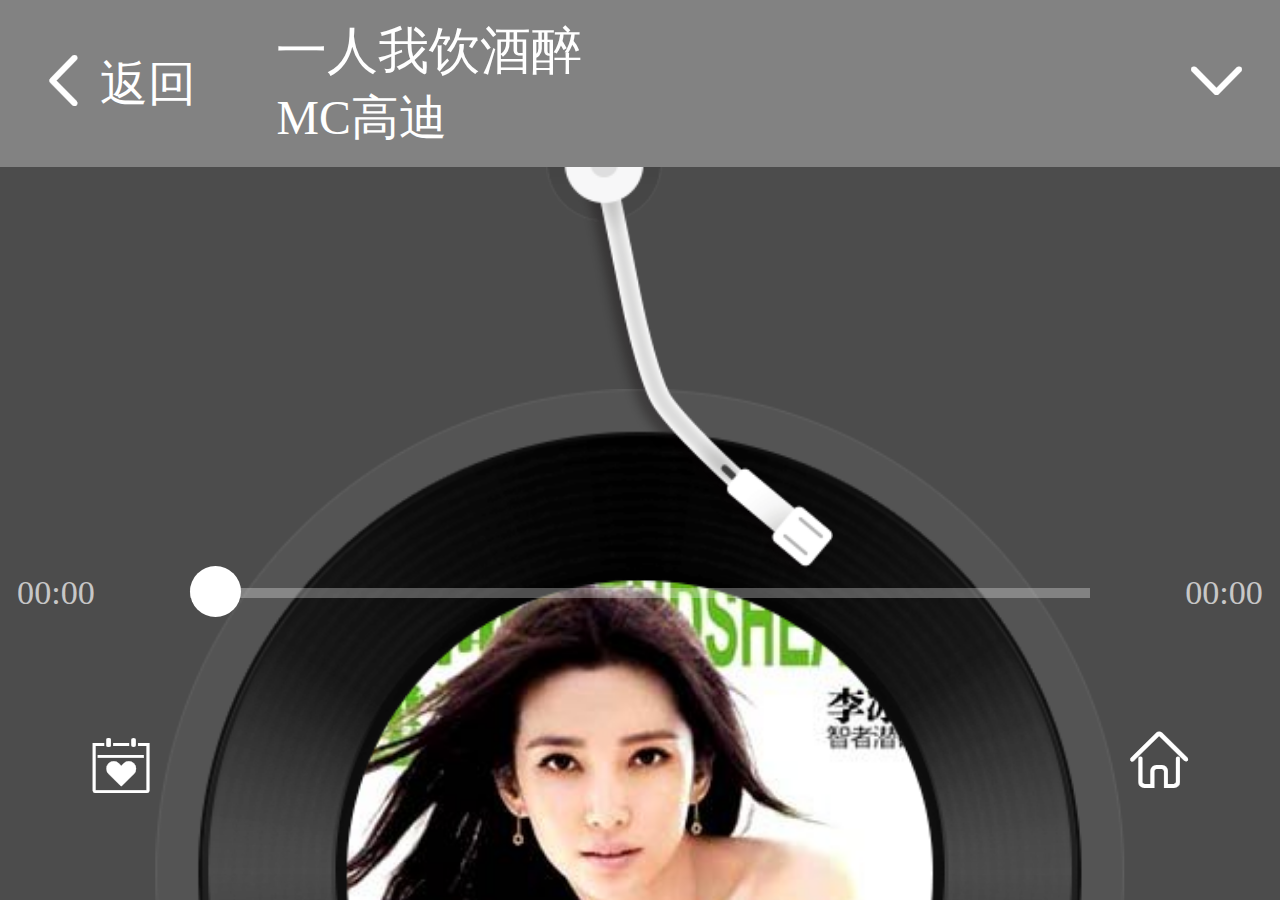
<file: index.html>
<!DOCTYPE html>
<html lang="en" ng-app="app">
<head>
	<meta charset="UTF-8">
	<meta name="viewport" content="width=device-width, initial-scale=1.0, maximum-scale=1.0, user-scalable=0">
	<title>Document</title>
	<link rel="stylesheet" href="css/swiper.min.css">
	<link rel="stylesheet" href="css/style.css">

	<script>
		;(function(win,doc){
			var rem = 100/750*doc.documentElement.clientWidth;
				doc.documentElement.style.fontSize = rem + "px";
			win.onresize = function(){
				rem = 100/750*doc.documentElement.clientWidth;
				doc.documentElement.style.fontSize = rem + "px";
			}
		})(window,document);
	</script>
</head>
<body ng-controller="controller">
	<div class="mask">
		<div class="maskBox">
			<div class="m-header">
				
				<span class="close"><i class="iconfont">&#xe653;</i> 返回</span>
				<div>
					<h3 class="users"></h3>
					<b class="names"></b>
				</div>
				<span class="last"><i class="iconfont">&#xe650;</i></span>
			</div>
			<div class="m-section">
				<div class="microphone">
					<img src="img/needle.png" alt="">
				</div>
				<div class="portrait">
					<div class="slider-one">
						<span class="portrait-tit"><img src="img/38765611.jpg" alt=""></span>
						<span class="portrait-bl"><img src="img/disc.png" alt=""></span>
						<span class="portrait-a"><img src="img/disc_light.png" alt=""></span>
					</div>
					<div class="slider-two">
					</div>
				</div>
			</div>
			<div class="m-footer">
				<div class="line-box">
					<span>00:00</span>
					<div class="line"><div class="bg"></div><div class="dian">		</div></div>
					<span class="zhongC">00:00</span>
				</div>
				<audio id="audio"  src=""></audio> 
				<div class="footer-btn">
						<i class="iconfont">&#xe612;</i>
						<i class="iconfont prev">&#xe68d;</i>
						<i class="iconfont switch">&#xe615;</i>
						<i class="iconfont next">&#xe68c;</i>
						<i class="iconfont">&#xe648;</i>
				</div>
			</div>
		</div>
	</div>
	<div class="wrap">
		<header>
			<div class="top">
				<span><i class="iconfont">&#xe6eb;</i></span>
				<ul>
					<li ui-sref="main" ui-sref-active="col" ><i class="iconfont">&#xe7b4;</i></li>
					<li ui-sref="music" ui-sref-active="col"><i class="iconfont">&#xe6ea;</i></li>
					<li ui-sref="me" ui-sref-active="col"><i class="iconfont">&#xe647;</i></li>
				</ul>
				<span><i class="iconfont">&#xe729;</i></span>
			</div>

			
		</header>
		<section>
			<ui-view></ui-view>
		</section>
		
		
		<footer>
			<dl class="foot-left">
				<dt><img src="./img/geD.jpg" alt=""></dt>
				<dd>
					<span class="users">Can't Complain</span>
					<b class="names">Relient K</b>
				</dd>
				
			</dl>
			<div class="line"><div class="bg"></div></div>
			<div class="foot-right">
				<audio id="audio"  src=""></audio> 
				<div>
					<i class="iconfont switch">&#xe615;</i>
					<i class="iconfont next">&#xe68c;</i>
				</div>
			</div>
		</footer>
	</div>
</body>
<script src="js/angular.min.js"></script>
<script src="js/angular-route.min.js"></script>
<script src="js/angular-ui-router.min.js"></script>
<script src="js/jquery-2.1.1.min.js"></script>
<script src="js/swiper.jquery.min.js"></script>
<script src="js/iscroll.js"></script>
<script src="js/controller.js"></script>
<script>
	var audio = document.getElementById("audio"),
		musicArr = ["MC高迪 - 一人我饮酒醉.mp3","MC阿哲 - 泪三年.mp3","mc洪磊 - 别哭了宝贝.mp3","欢子 - 心痛2009.mp3","郑源-当我孤独的时候还可以抱着你.mp3","迪克牛仔 - 放手去爱.mp3","豆奶 - 拥抱着你的滋味.mp3","许佳慧 - 预谋.mp3","冷漠 - 请你回到我的身边来.mp3","刘丹萌 - 决斗.mp3","李行亮 - 愿得一人心.mp3","南合文斗-让泪化作相思雨.mp3","欧得洋 - 孤独北半球.mp3","汪峰 - 当我想你的时候.mp3","小山 - 心痛2011.mp3","徐良 - 天真.mp3","徐良_孙羽幽 - 虐心.mp3","许佳慧 - 预谋.mp3","郑源 - 红尘情歌.mp3","陈楚生-有没有人告诉你.mp3","高进 - 拿得起放不下.mp3","关喆 - 如果分开我也爱你.mp3","黑龙 - 回心转意.mp3","黑龙 - 真的好爱你.mp3","MC天佑 - 为了你.mp3","Mc洪磊 - 我多想抱着你哭.mp3","MC天佑 - 心痛的曾经.mp3","神木与瞳 - 为你而活.mp3","汤潮-谁让我爱上了你dj.mp3"];
			
	$(".switch").on("click",function(){
		icon();
	})
	var ind = 0;
	$(".prev").on("click",function(){
		auto("prev");
		icon();
	})
	$(".next").on("click",function(){
		auto();
		icon();
	})
	auto()
	// 播放
	function auto(a){
		audio.src = "./music/"+musicArr[ind];
		var name = musicArr[ind];
		$(".users").html(name.slice(name.indexOf("-")+1,name.indexOf(".")));
		$(".names").html(name.slice(0,name.indexOf("-")));
		if(audio.autoplay){
			$(".switch").html('&#xe615;');
		}else{
			$(".switch").html('&#xf0088;');
		}
		if(a =="prev"){
			ind--;
		}else{
			ind++;
		}
		if(ind>musicArr.length-1) ind=0;
		if(ind<0) ind=musicArr.length-1;
	};

	// 点击进度条
	$(".line").on("touchstart",function(e){
		audio.pause();
		var offsetL = $(this).offset().left,
			leftP = (e.originalEvent.touches[0].clientX-offsetL)/$(this).width();
		$(".bg").css("width",leftP*100+"%");
		$(".dian").css("left",leftP*100+"%");
		audio.currentTime = audio.duration*leftP;
	}).on("touchend",function(){
		icon();
	})


	//播放或暂停
	var item = null;
	function icon(){
		if(audio.paused){
			audio.play();
			// 进度条
			item = setInterval(function(){
				$(".bg").css("width",audio.currentTime/audio.duration*100 + "%");
				$(".dian").css("left",audio.currentTime/audio.duration*100+"%");
			},16);
			$('')
			console.log(audio.currentTime);
			console.log(audio.duration);
			$(".portrait-tit,.portrait-a").addClass("doing");
			$(".doing").css("animation-play-state","running")
			$(".switch").html('&#xe615;');
		}else{
			clearInterval(item);
			audio.pause();/*
			$(".portrait-tit,.portrait-a").removeClass("doing")*/
			$(".doing").css("animation-play-state","paused");
			$(".switch").html('&#xf0088;');
		}
	}
	audio.addEventListener('ended', function () {  
		auto();
		icon();
	}, false);
	
	// 打开歌词页
	$(".foot-left").on("touchend",function(){
		$(".mask").show(300);
	});
	
	// 关闭歌词页
	$(".close").on("touchend",function(){
		$(".mask").hide(300);
	});



</script>
</html>
</file>
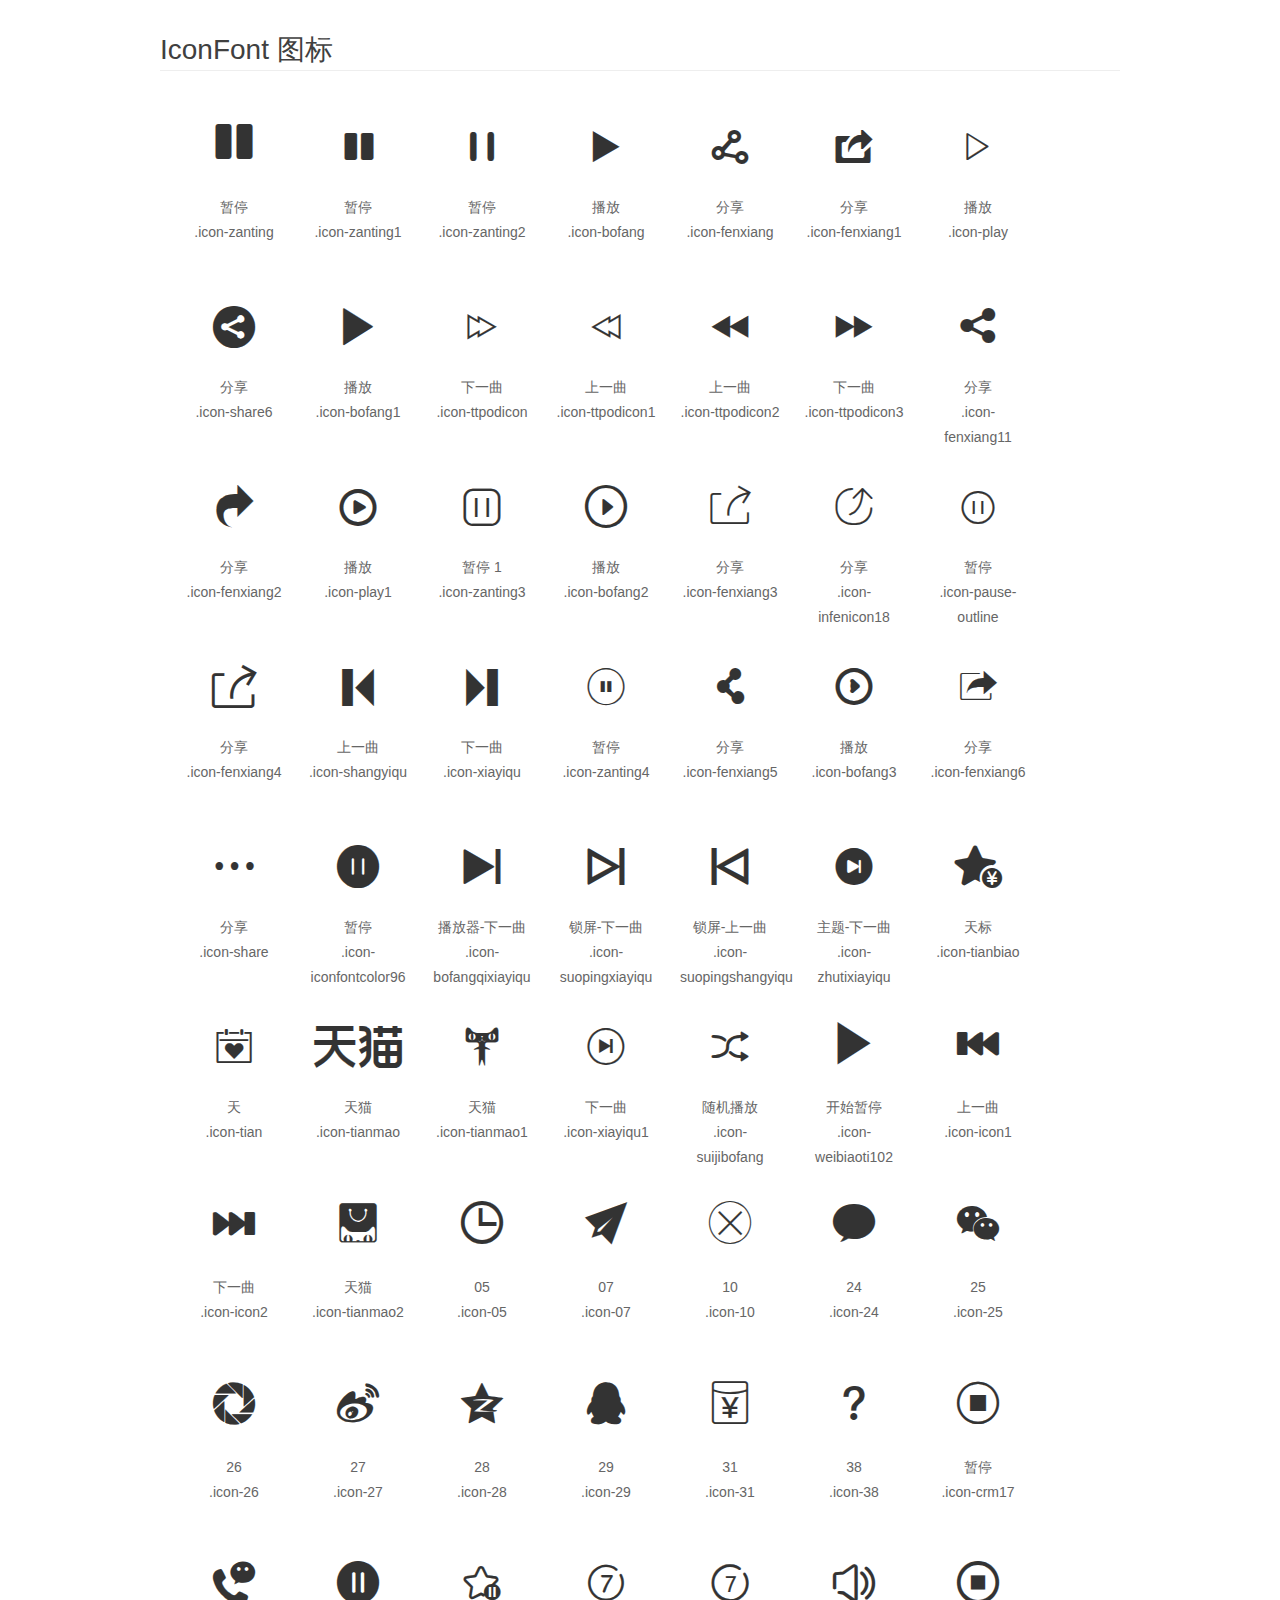
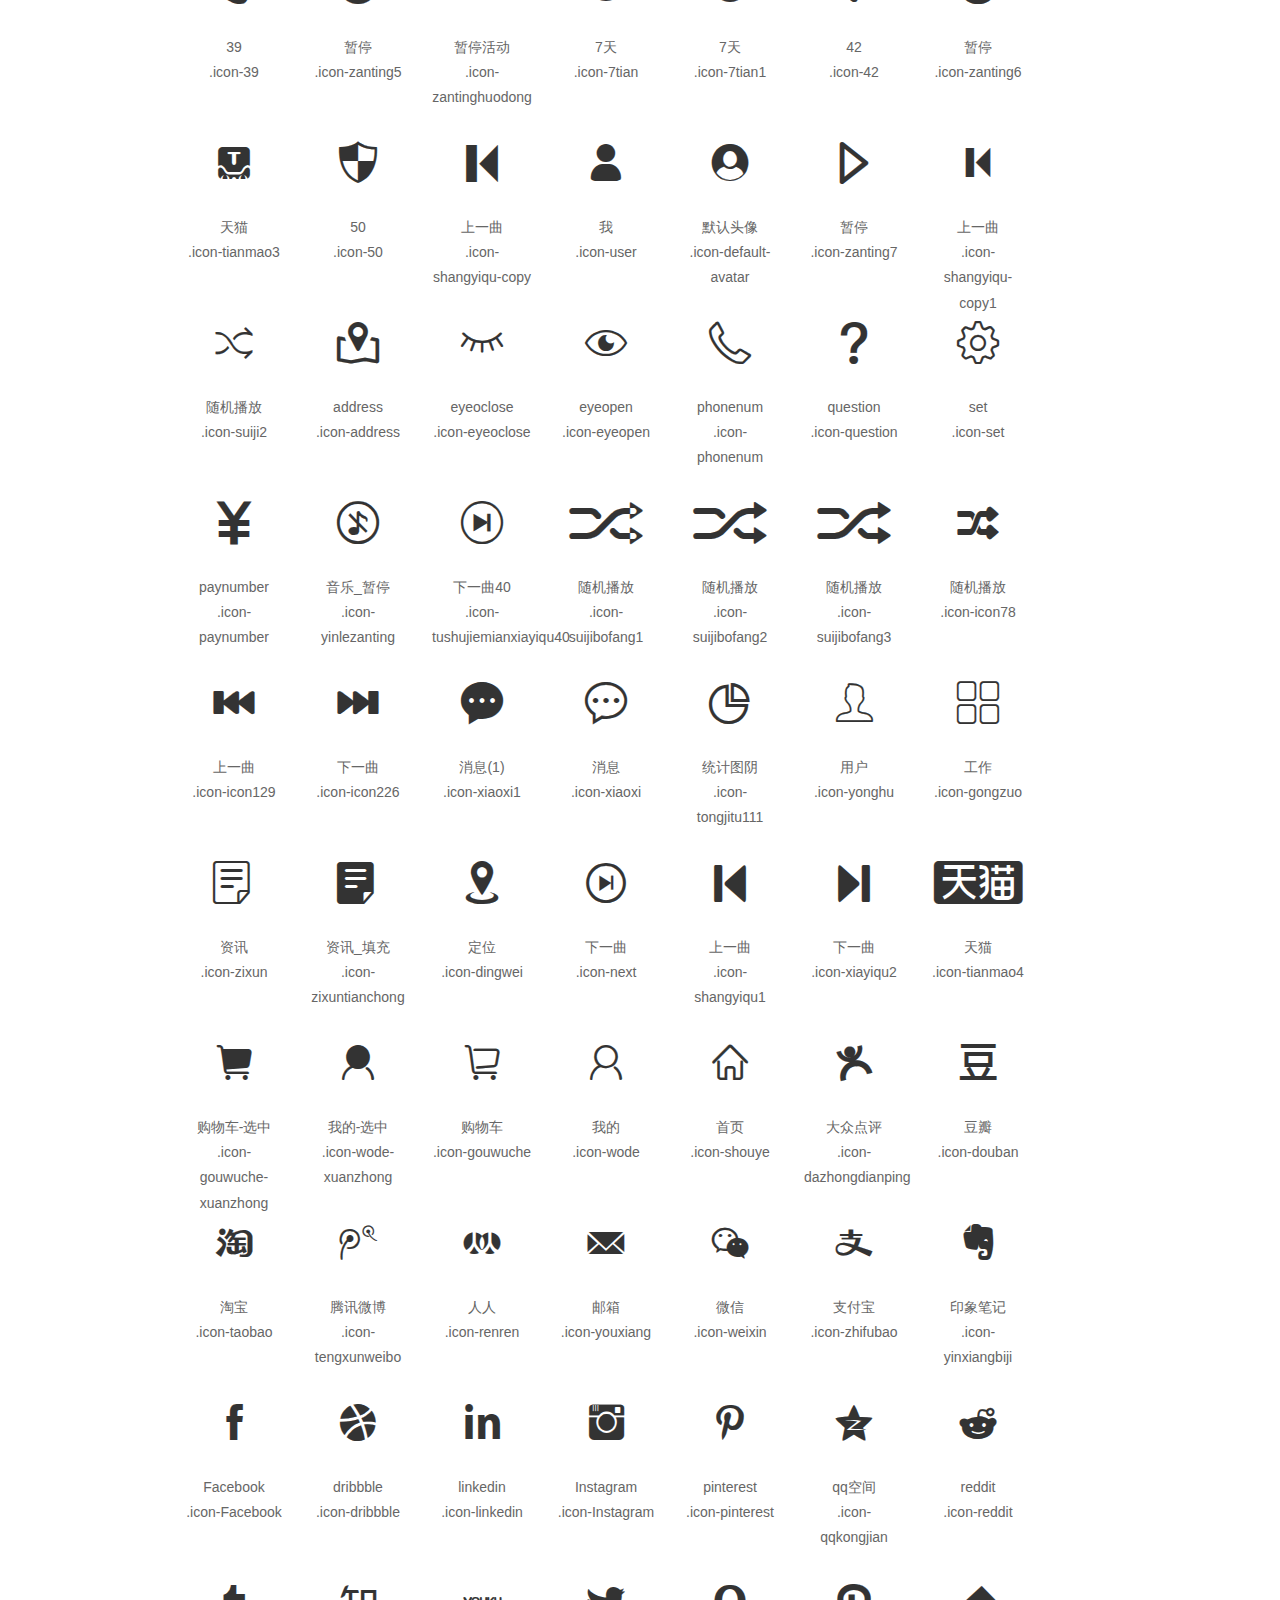
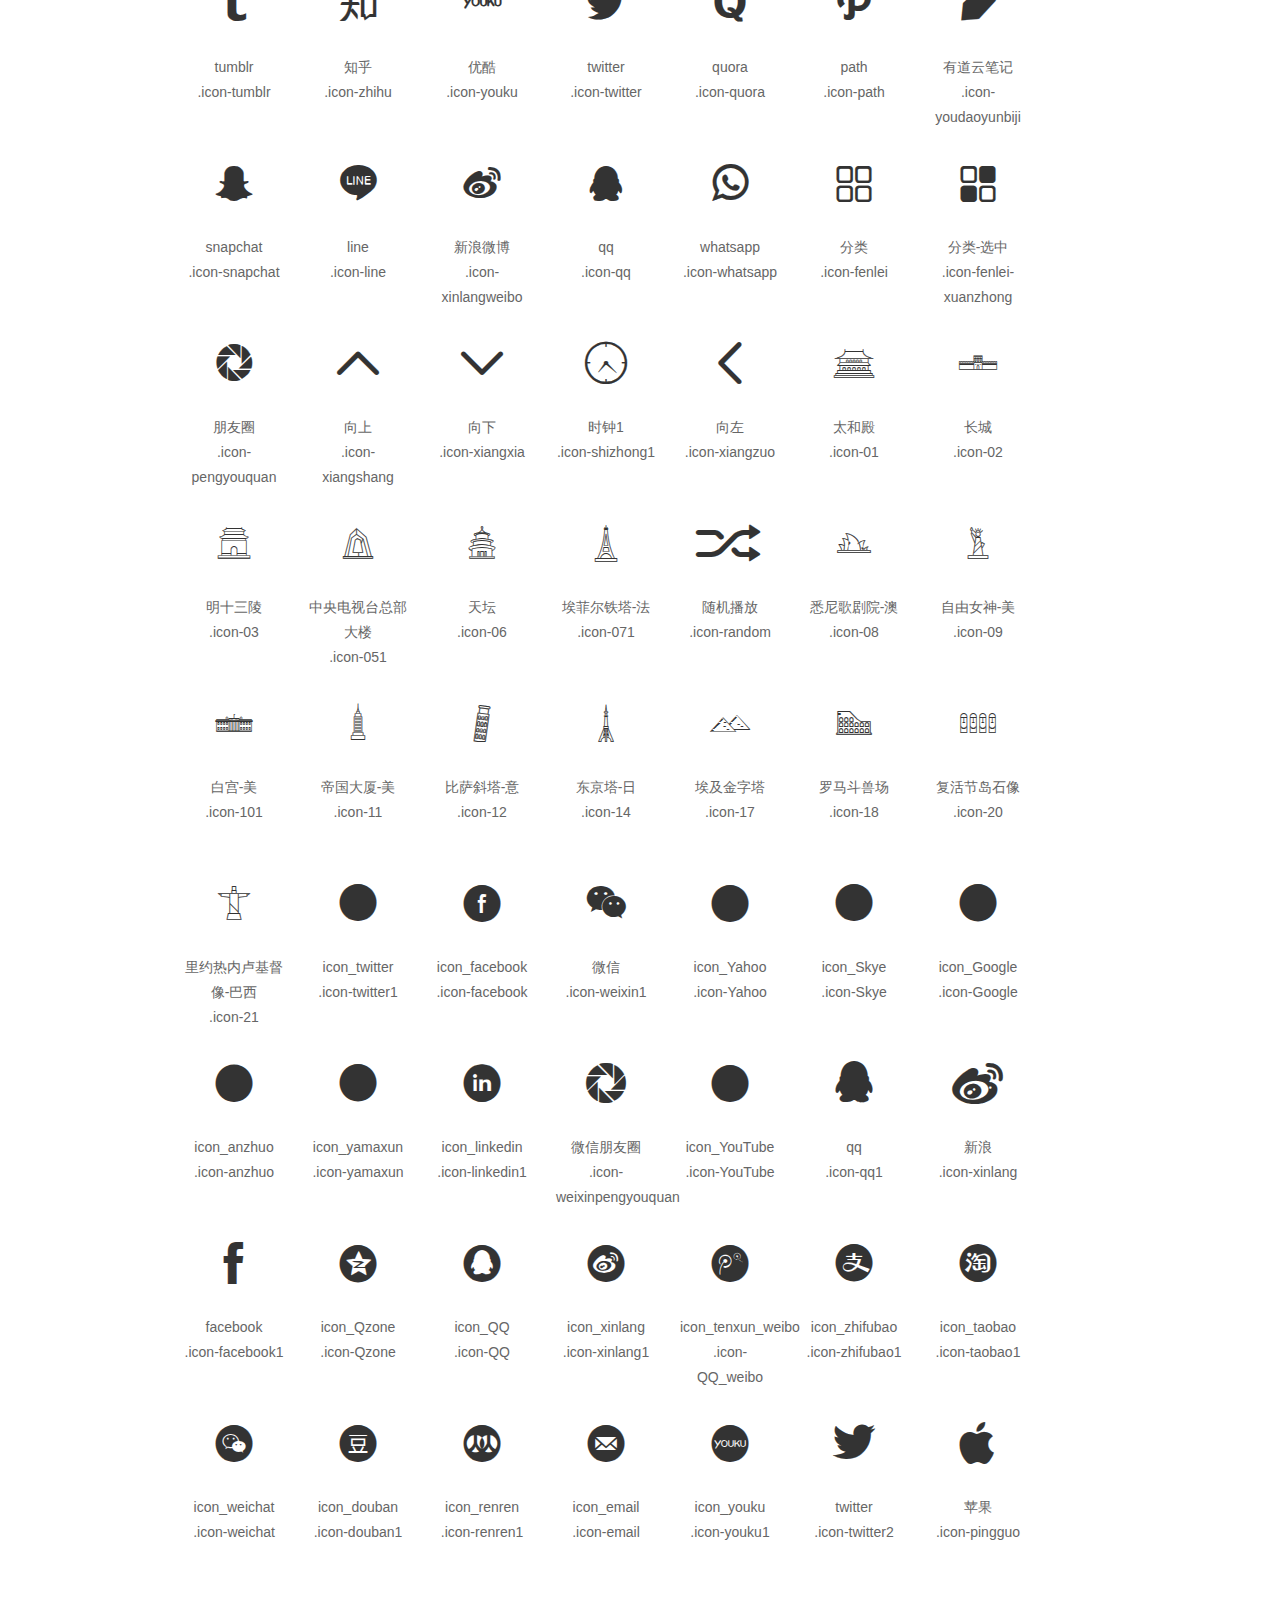
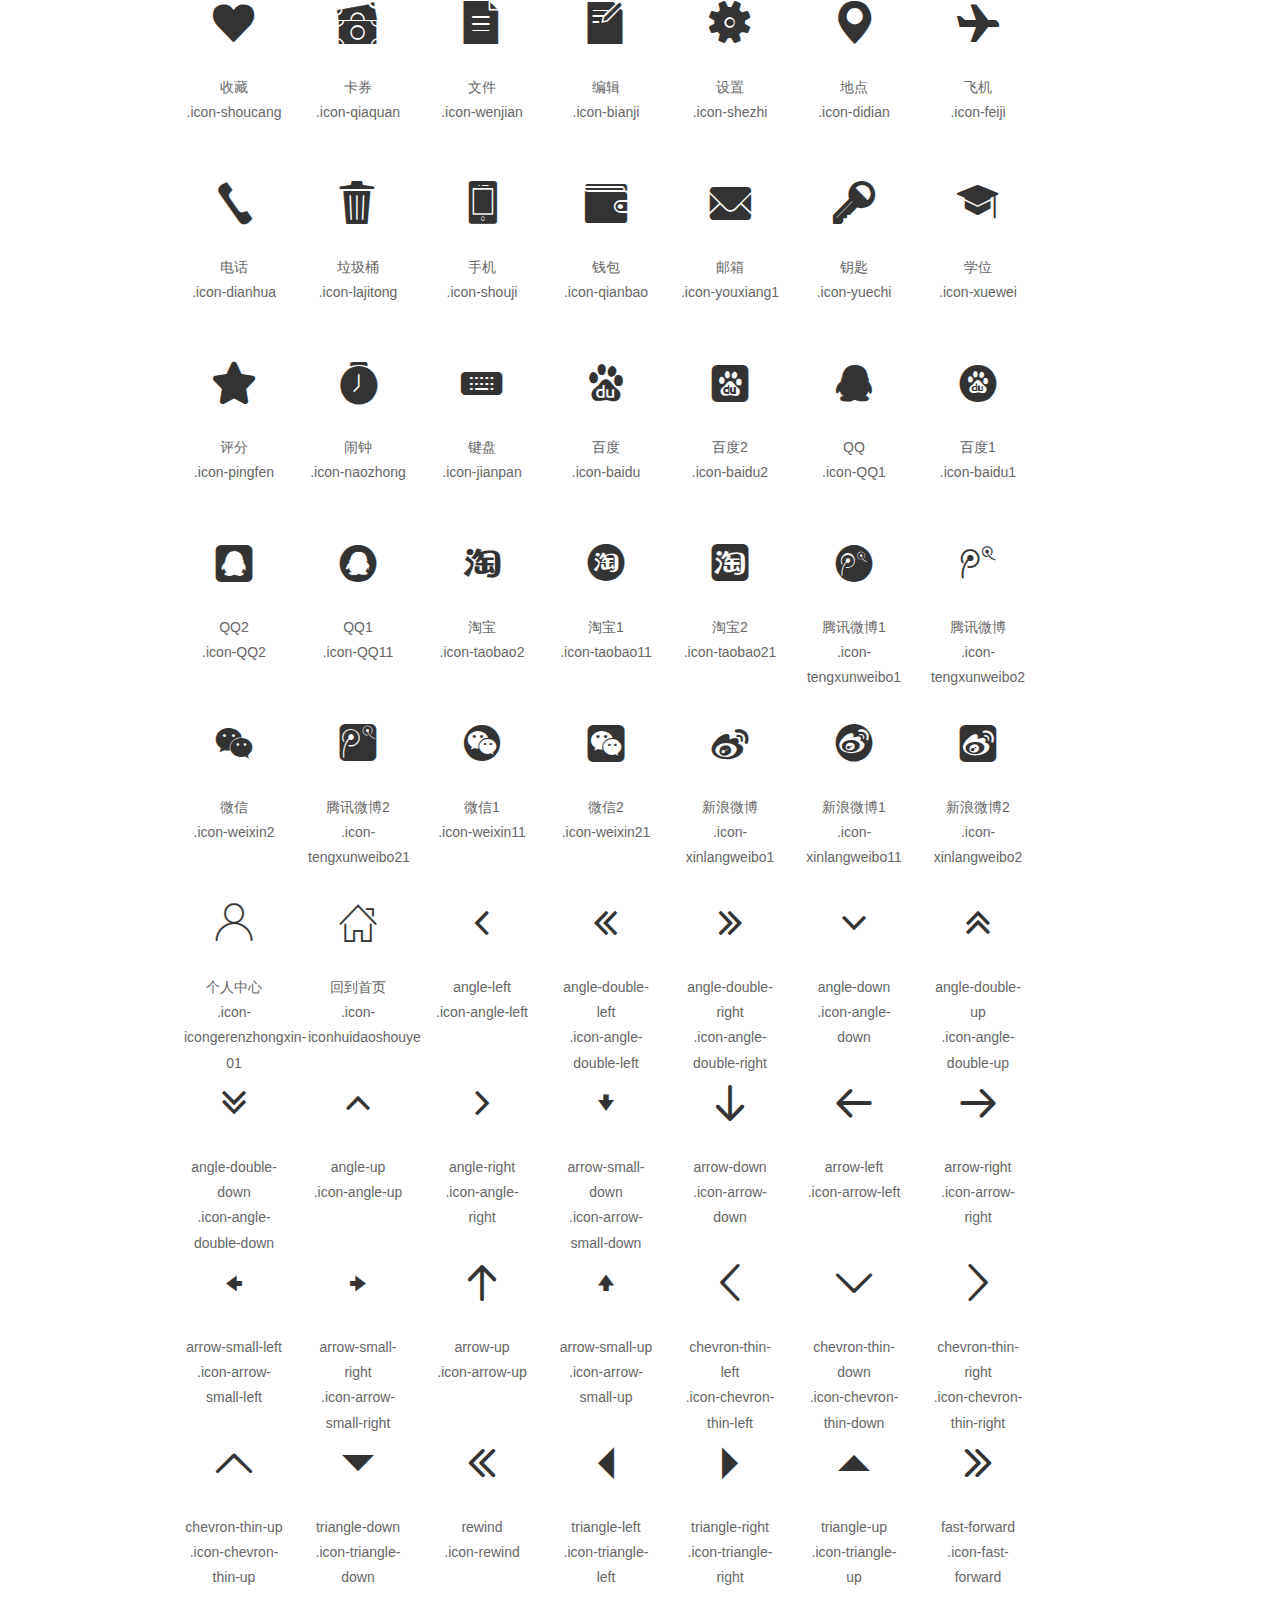
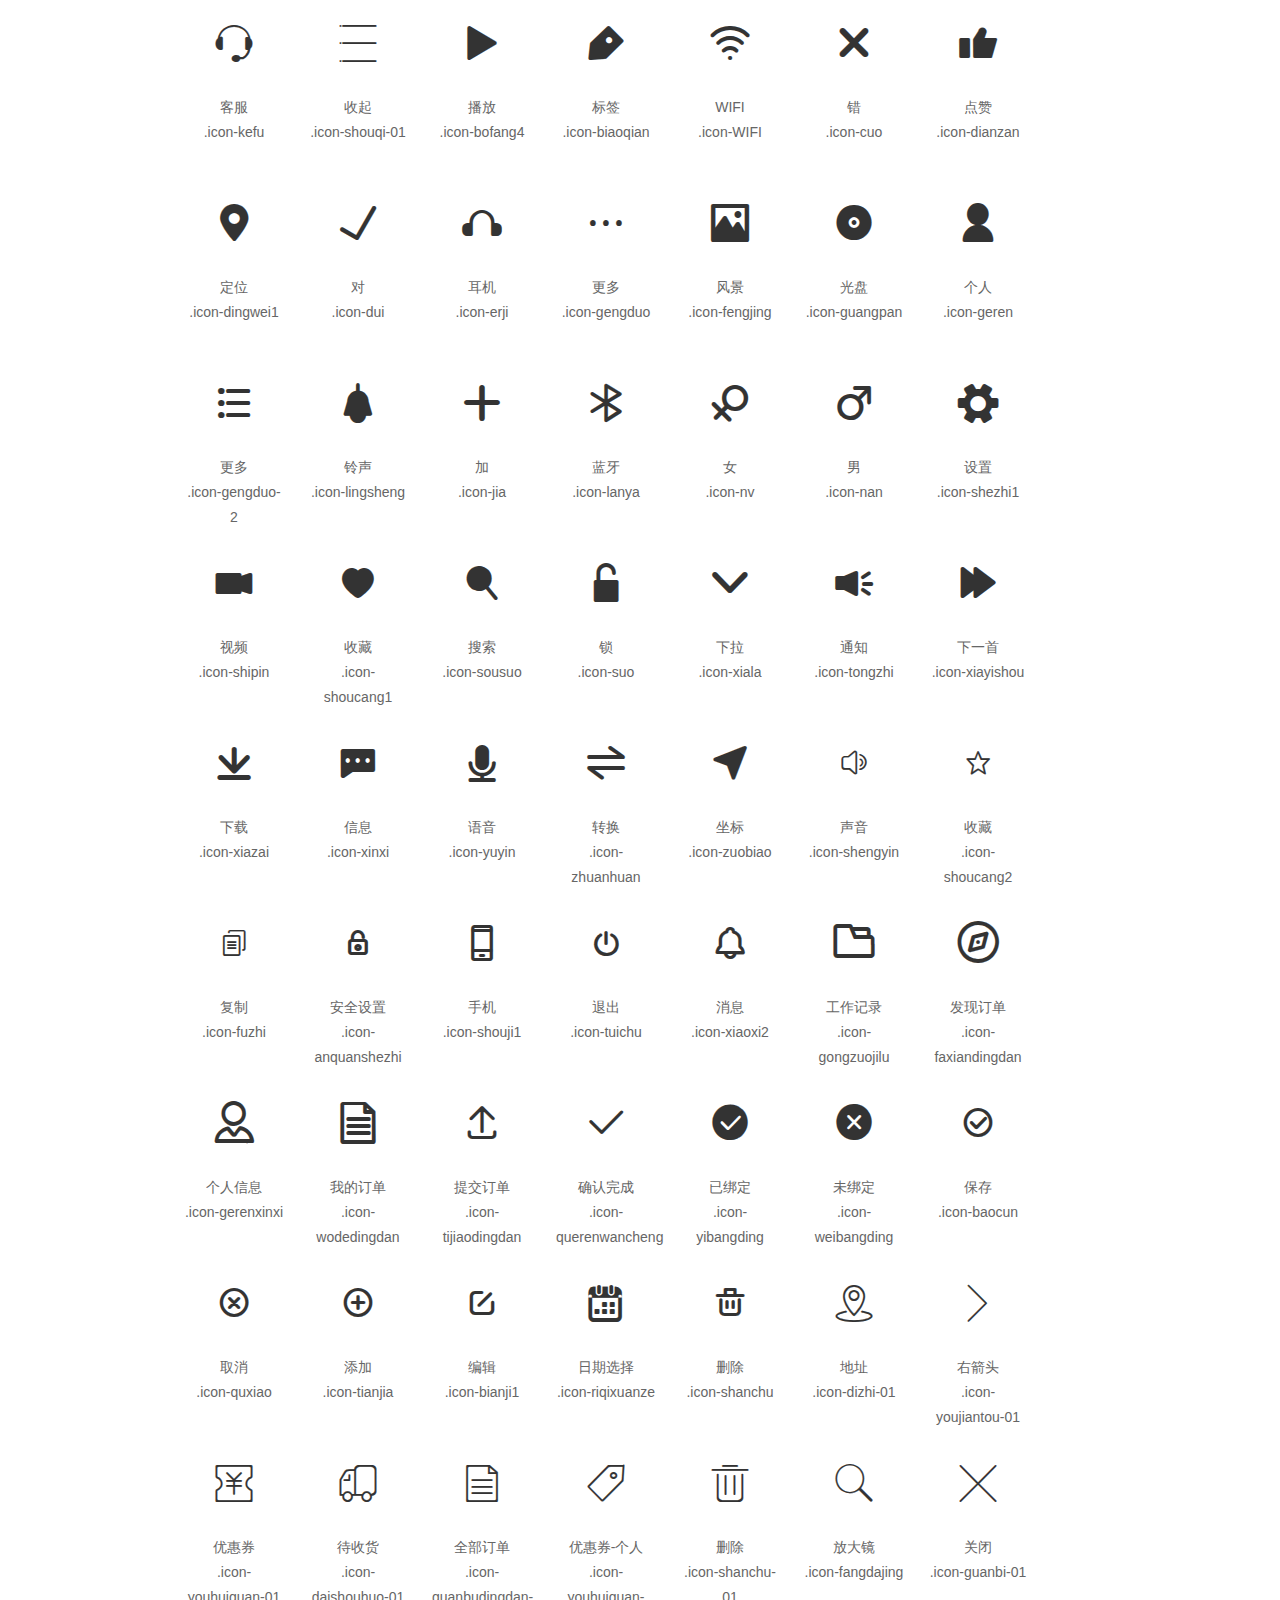
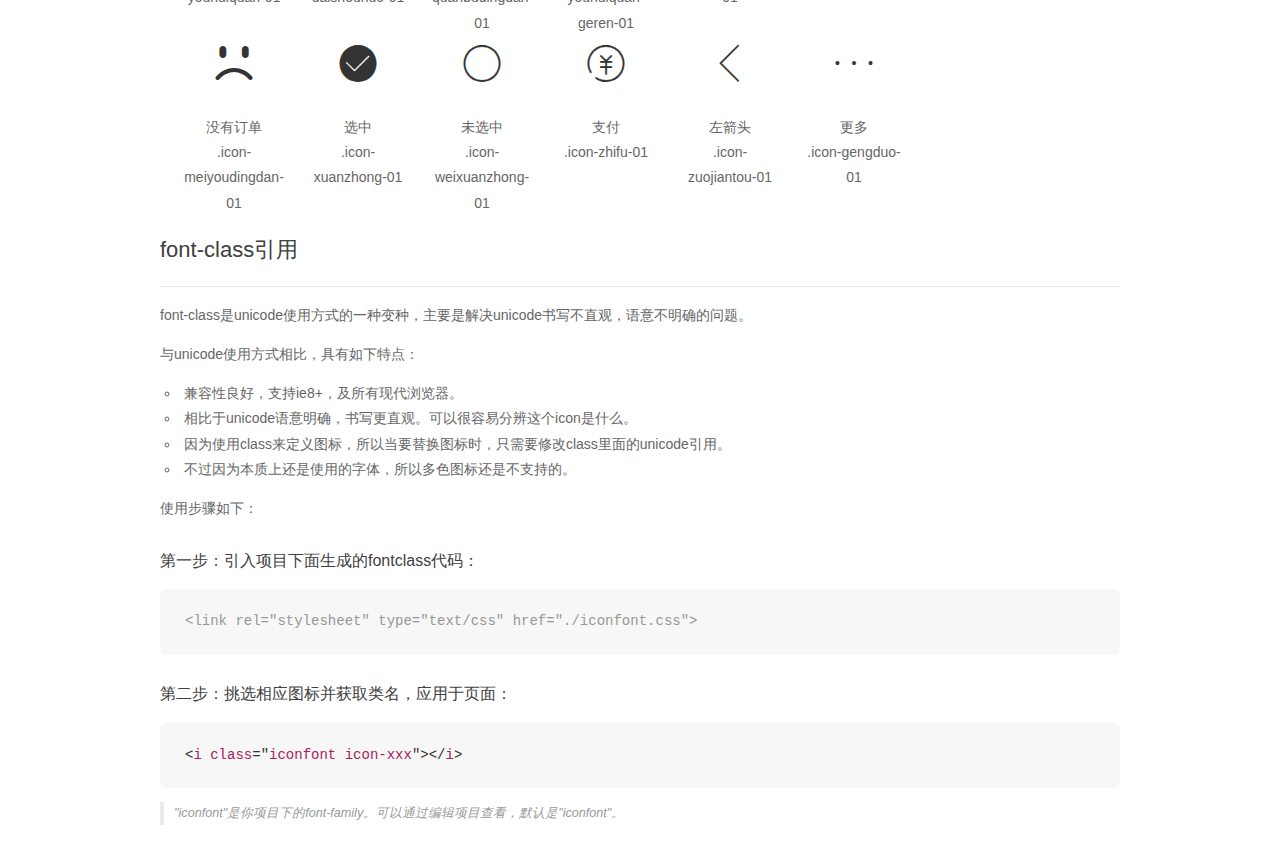
<file: fonts/demo_fontclass.html>
<!DOCTYPE html>
<html>
<head>
    <meta charset="utf-8"/>
    <title>IconFont</title>
    <link rel="stylesheet" href="demo.css">
    <link rel="stylesheet" href="iconfont.css">
</head>
<body>
    <div class="main markdown">
        <h1>IconFont 图标</h1>
        <ul class="icon_lists clear">
            
                <li>
                <i class="icon iconfont icon-zanting"></i>
                    <div class="name">暂停</div>
                    <div class="fontclass">.icon-zanting</div>
                </li>
            
                <li>
                <i class="icon iconfont icon-zanting1"></i>
                    <div class="name">暂停</div>
                    <div class="fontclass">.icon-zanting1</div>
                </li>
            
                <li>
                <i class="icon iconfont icon-zanting2"></i>
                    <div class="name">暂停</div>
                    <div class="fontclass">.icon-zanting2</div>
                </li>
            
                <li>
                <i class="icon iconfont icon-bofang"></i>
                    <div class="name">播放</div>
                    <div class="fontclass">.icon-bofang</div>
                </li>
            
                <li>
                <i class="icon iconfont icon-fenxiang"></i>
                    <div class="name">分享</div>
                    <div class="fontclass">.icon-fenxiang</div>
                </li>
            
                <li>
                <i class="icon iconfont icon-fenxiang1"></i>
                    <div class="name">分享</div>
                    <div class="fontclass">.icon-fenxiang1</div>
                </li>
            
                <li>
                <i class="icon iconfont icon-play"></i>
                    <div class="name">播放</div>
                    <div class="fontclass">.icon-play</div>
                </li>
            
                <li>
                <i class="icon iconfont icon-share6"></i>
                    <div class="name">分享</div>
                    <div class="fontclass">.icon-share6</div>
                </li>
            
                <li>
                <i class="icon iconfont icon-bofang1"></i>
                    <div class="name">播放</div>
                    <div class="fontclass">.icon-bofang1</div>
                </li>
            
                <li>
                <i class="icon iconfont icon-ttpodicon"></i>
                    <div class="name">下一曲</div>
                    <div class="fontclass">.icon-ttpodicon</div>
                </li>
            
                <li>
                <i class="icon iconfont icon-ttpodicon1"></i>
                    <div class="name">上一曲</div>
                    <div class="fontclass">.icon-ttpodicon1</div>
                </li>
            
                <li>
                <i class="icon iconfont icon-ttpodicon2"></i>
                    <div class="name">上一曲</div>
                    <div class="fontclass">.icon-ttpodicon2</div>
                </li>
            
                <li>
                <i class="icon iconfont icon-ttpodicon3"></i>
                    <div class="name">下一曲</div>
                    <div class="fontclass">.icon-ttpodicon3</div>
                </li>
            
                <li>
                <i class="icon iconfont icon-fenxiang11"></i>
                    <div class="name">分享</div>
                    <div class="fontclass">.icon-fenxiang11</div>
                </li>
            
                <li>
                <i class="icon iconfont icon-fenxiang2"></i>
                    <div class="name">分享</div>
                    <div class="fontclass">.icon-fenxiang2</div>
                </li>
            
                <li>
                <i class="icon iconfont icon-play1"></i>
                    <div class="name">播放</div>
                    <div class="fontclass">.icon-play1</div>
                </li>
            
                <li>
                <i class="icon iconfont icon-zanting3"></i>
                    <div class="name">暂停 1</div>
                    <div class="fontclass">.icon-zanting3</div>
                </li>
            
                <li>
                <i class="icon iconfont icon-bofang2"></i>
                    <div class="name">播放</div>
                    <div class="fontclass">.icon-bofang2</div>
                </li>
            
                <li>
                <i class="icon iconfont icon-fenxiang3"></i>
                    <div class="name">分享</div>
                    <div class="fontclass">.icon-fenxiang3</div>
                </li>
            
                <li>
                <i class="icon iconfont icon-infenicon18"></i>
                    <div class="name">分享</div>
                    <div class="fontclass">.icon-infenicon18</div>
                </li>
            
                <li>
                <i class="icon iconfont icon-pause-outline"></i>
                    <div class="name">暂停</div>
                    <div class="fontclass">.icon-pause-outline</div>
                </li>
            
                <li>
                <i class="icon iconfont icon-fenxiang4"></i>
                    <div class="name">分享</div>
                    <div class="fontclass">.icon-fenxiang4</div>
                </li>
            
                <li>
                <i class="icon iconfont icon-shangyiqu"></i>
                    <div class="name">上一曲</div>
                    <div class="fontclass">.icon-shangyiqu</div>
                </li>
            
                <li>
                <i class="icon iconfont icon-xiayiqu"></i>
                    <div class="name">下一曲</div>
                    <div class="fontclass">.icon-xiayiqu</div>
                </li>
            
                <li>
                <i class="icon iconfont icon-zanting4"></i>
                    <div class="name">暂停</div>
                    <div class="fontclass">.icon-zanting4</div>
                </li>
            
                <li>
                <i class="icon iconfont icon-fenxiang5"></i>
                    <div class="name">分享</div>
                    <div class="fontclass">.icon-fenxiang5</div>
                </li>
            
                <li>
                <i class="icon iconfont icon-bofang3"></i>
                    <div class="name">播放</div>
                    <div class="fontclass">.icon-bofang3</div>
                </li>
            
                <li>
                <i class="icon iconfont icon-fenxiang6"></i>
                    <div class="name">分享</div>
                    <div class="fontclass">.icon-fenxiang6</div>
                </li>
            
                <li>
                <i class="icon iconfont icon-share"></i>
                    <div class="name">分享</div>
                    <div class="fontclass">.icon-share</div>
                </li>
            
                <li>
                <i class="icon iconfont icon-iconfontcolor96"></i>
                    <div class="name">暂停</div>
                    <div class="fontclass">.icon-iconfontcolor96</div>
                </li>
            
                <li>
                <i class="icon iconfont icon-bofangqixiayiqu"></i>
                    <div class="name">播放器-下一曲</div>
                    <div class="fontclass">.icon-bofangqixiayiqu</div>
                </li>
            
                <li>
                <i class="icon iconfont icon-suopingxiayiqu"></i>
                    <div class="name">锁屏-下一曲</div>
                    <div class="fontclass">.icon-suopingxiayiqu</div>
                </li>
            
                <li>
                <i class="icon iconfont icon-suopingshangyiqu"></i>
                    <div class="name">锁屏-上一曲</div>
                    <div class="fontclass">.icon-suopingshangyiqu</div>
                </li>
            
                <li>
                <i class="icon iconfont icon-zhutixiayiqu"></i>
                    <div class="name">主题-下一曲</div>
                    <div class="fontclass">.icon-zhutixiayiqu</div>
                </li>
            
                <li>
                <i class="icon iconfont icon-tianbiao"></i>
                    <div class="name">天标</div>
                    <div class="fontclass">.icon-tianbiao</div>
                </li>
            
                <li>
                <i class="icon iconfont icon-tian"></i>
                    <div class="name">天</div>
                    <div class="fontclass">.icon-tian</div>
                </li>
            
                <li>
                <i class="icon iconfont icon-tianmao"></i>
                    <div class="name">天猫</div>
                    <div class="fontclass">.icon-tianmao</div>
                </li>
            
                <li>
                <i class="icon iconfont icon-tianmao1"></i>
                    <div class="name">天猫</div>
                    <div class="fontclass">.icon-tianmao1</div>
                </li>
            
                <li>
                <i class="icon iconfont icon-xiayiqu1"></i>
                    <div class="name">下一曲</div>
                    <div class="fontclass">.icon-xiayiqu1</div>
                </li>
            
                <li>
                <i class="icon iconfont icon-suijibofang"></i>
                    <div class="name">随机播放</div>
                    <div class="fontclass">.icon-suijibofang</div>
                </li>
            
                <li>
                <i class="icon iconfont icon-weibiaoti102"></i>
                    <div class="name">开始暂停</div>
                    <div class="fontclass">.icon-weibiaoti102</div>
                </li>
            
                <li>
                <i class="icon iconfont icon-icon1"></i>
                    <div class="name">上一曲</div>
                    <div class="fontclass">.icon-icon1</div>
                </li>
            
                <li>
                <i class="icon iconfont icon-icon2"></i>
                    <div class="name">下一曲</div>
                    <div class="fontclass">.icon-icon2</div>
                </li>
            
                <li>
                <i class="icon iconfont icon-tianmao2"></i>
                    <div class="name">天猫</div>
                    <div class="fontclass">.icon-tianmao2</div>
                </li>
            
                <li>
                <i class="icon iconfont icon-05"></i>
                    <div class="name">05</div>
                    <div class="fontclass">.icon-05</div>
                </li>
            
                <li>
                <i class="icon iconfont icon-07"></i>
                    <div class="name">07</div>
                    <div class="fontclass">.icon-07</div>
                </li>
            
                <li>
                <i class="icon iconfont icon-10"></i>
                    <div class="name">10</div>
                    <div class="fontclass">.icon-10</div>
                </li>
            
                <li>
                <i class="icon iconfont icon-24"></i>
                    <div class="name">24</div>
                    <div class="fontclass">.icon-24</div>
                </li>
            
                <li>
                <i class="icon iconfont icon-25"></i>
                    <div class="name">25</div>
                    <div class="fontclass">.icon-25</div>
                </li>
            
                <li>
                <i class="icon iconfont icon-26"></i>
                    <div class="name">26</div>
                    <div class="fontclass">.icon-26</div>
                </li>
            
                <li>
                <i class="icon iconfont icon-27"></i>
                    <div class="name">27</div>
                    <div class="fontclass">.icon-27</div>
                </li>
            
                <li>
                <i class="icon iconfont icon-28"></i>
                    <div class="name">28</div>
                    <div class="fontclass">.icon-28</div>
                </li>
            
                <li>
                <i class="icon iconfont icon-29"></i>
                    <div class="name">29</div>
                    <div class="fontclass">.icon-29</div>
                </li>
            
                <li>
                <i class="icon iconfont icon-31"></i>
                    <div class="name">31</div>
                    <div class="fontclass">.icon-31</div>
                </li>
            
                <li>
                <i class="icon iconfont icon-38"></i>
                    <div class="name">38</div>
                    <div class="fontclass">.icon-38</div>
                </li>
            
                <li>
                <i class="icon iconfont icon-crm17"></i>
                    <div class="name">暂停</div>
                    <div class="fontclass">.icon-crm17</div>
                </li>
            
                <li>
                <i class="icon iconfont icon-39"></i>
                    <div class="name">39</div>
                    <div class="fontclass">.icon-39</div>
                </li>
            
                <li>
                <i class="icon iconfont icon-zanting5"></i>
                    <div class="name">暂停</div>
                    <div class="fontclass">.icon-zanting5</div>
                </li>
            
                <li>
                <i class="icon iconfont icon-zantinghuodong"></i>
                    <div class="name">暂停活动</div>
                    <div class="fontclass">.icon-zantinghuodong</div>
                </li>
            
                <li>
                <i class="icon iconfont icon-7tian"></i>
                    <div class="name">7天</div>
                    <div class="fontclass">.icon-7tian</div>
                </li>
            
                <li>
                <i class="icon iconfont icon-7tian1"></i>
                    <div class="name">7天</div>
                    <div class="fontclass">.icon-7tian1</div>
                </li>
            
                <li>
                <i class="icon iconfont icon-42"></i>
                    <div class="name">42</div>
                    <div class="fontclass">.icon-42</div>
                </li>
            
                <li>
                <i class="icon iconfont icon-zanting6"></i>
                    <div class="name">暂停</div>
                    <div class="fontclass">.icon-zanting6</div>
                </li>
            
                <li>
                <i class="icon iconfont icon-tianmao3"></i>
                    <div class="name">天猫</div>
                    <div class="fontclass">.icon-tianmao3</div>
                </li>
            
                <li>
                <i class="icon iconfont icon-50"></i>
                    <div class="name">50</div>
                    <div class="fontclass">.icon-50</div>
                </li>
            
                <li>
                <i class="icon iconfont icon-shangyiqu-copy"></i>
                    <div class="name">上一曲</div>
                    <div class="fontclass">.icon-shangyiqu-copy</div>
                </li>
            
                <li>
                <i class="icon iconfont icon-user"></i>
                    <div class="name">我</div>
                    <div class="fontclass">.icon-user</div>
                </li>
            
                <li>
                <i class="icon iconfont icon-default-avatar"></i>
                    <div class="name">默认头像</div>
                    <div class="fontclass">.icon-default-avatar</div>
                </li>
            
                <li>
                <i class="icon iconfont icon-zanting7"></i>
                    <div class="name">暂停</div>
                    <div class="fontclass">.icon-zanting7</div>
                </li>
            
                <li>
                <i class="icon iconfont icon-shangyiqu-copy1"></i>
                    <div class="name">上一曲</div>
                    <div class="fontclass">.icon-shangyiqu-copy1</div>
                </li>
            
                <li>
                <i class="icon iconfont icon-suiji2"></i>
                    <div class="name">随机播放</div>
                    <div class="fontclass">.icon-suiji2</div>
                </li>
            
                <li>
                <i class="icon iconfont icon-address"></i>
                    <div class="name">address</div>
                    <div class="fontclass">.icon-address</div>
                </li>
            
                <li>
                <i class="icon iconfont icon-eyeoclose"></i>
                    <div class="name">eyeoclose</div>
                    <div class="fontclass">.icon-eyeoclose</div>
                </li>
            
                <li>
                <i class="icon iconfont icon-eyeopen"></i>
                    <div class="name">eyeopen</div>
                    <div class="fontclass">.icon-eyeopen</div>
                </li>
            
                <li>
                <i class="icon iconfont icon-phonenum"></i>
                    <div class="name">phonenum</div>
                    <div class="fontclass">.icon-phonenum</div>
                </li>
            
                <li>
                <i class="icon iconfont icon-question"></i>
                    <div class="name">question</div>
                    <div class="fontclass">.icon-question</div>
                </li>
            
                <li>
                <i class="icon iconfont icon-set"></i>
                    <div class="name">set</div>
                    <div class="fontclass">.icon-set</div>
                </li>
            
                <li>
                <i class="icon iconfont icon-paynumber"></i>
                    <div class="name">paynumber</div>
                    <div class="fontclass">.icon-paynumber</div>
                </li>
            
                <li>
                <i class="icon iconfont icon-yinlezanting"></i>
                    <div class="name">音乐_暂停</div>
                    <div class="fontclass">.icon-yinlezanting</div>
                </li>
            
                <li>
                <i class="icon iconfont icon-tushujiemianxiayiqu40"></i>
                    <div class="name">下一曲40</div>
                    <div class="fontclass">.icon-tushujiemianxiayiqu40</div>
                </li>
            
                <li>
                <i class="icon iconfont icon-suijibofang1"></i>
                    <div class="name">随机播放</div>
                    <div class="fontclass">.icon-suijibofang1</div>
                </li>
            
                <li>
                <i class="icon iconfont icon-suijibofang2"></i>
                    <div class="name">随机播放</div>
                    <div class="fontclass">.icon-suijibofang2</div>
                </li>
            
                <li>
                <i class="icon iconfont icon-suijibofang3"></i>
                    <div class="name">随机播放</div>
                    <div class="fontclass">.icon-suijibofang3</div>
                </li>
            
                <li>
                <i class="icon iconfont icon-icon78"></i>
                    <div class="name">随机播放</div>
                    <div class="fontclass">.icon-icon78</div>
                </li>
            
                <li>
                <i class="icon iconfont icon-icon129"></i>
                    <div class="name">上一曲</div>
                    <div class="fontclass">.icon-icon129</div>
                </li>
            
                <li>
                <i class="icon iconfont icon-icon226"></i>
                    <div class="name">下一曲</div>
                    <div class="fontclass">.icon-icon226</div>
                </li>
            
                <li>
                <i class="icon iconfont icon-xiaoxi1"></i>
                    <div class="name">消息(1)</div>
                    <div class="fontclass">.icon-xiaoxi1</div>
                </li>
            
                <li>
                <i class="icon iconfont icon-xiaoxi"></i>
                    <div class="name">消息</div>
                    <div class="fontclass">.icon-xiaoxi</div>
                </li>
            
                <li>
                <i class="icon iconfont icon-tongjitu111"></i>
                    <div class="name">统计图阴</div>
                    <div class="fontclass">.icon-tongjitu111</div>
                </li>
            
                <li>
                <i class="icon iconfont icon-yonghu"></i>
                    <div class="name">用户</div>
                    <div class="fontclass">.icon-yonghu</div>
                </li>
            
                <li>
                <i class="icon iconfont icon-gongzuo"></i>
                    <div class="name">工作</div>
                    <div class="fontclass">.icon-gongzuo</div>
                </li>
            
                <li>
                <i class="icon iconfont icon-zixun"></i>
                    <div class="name">资讯</div>
                    <div class="fontclass">.icon-zixun</div>
                </li>
            
                <li>
                <i class="icon iconfont icon-zixuntianchong"></i>
                    <div class="name">资讯_填充</div>
                    <div class="fontclass">.icon-zixuntianchong</div>
                </li>
            
                <li>
                <i class="icon iconfont icon-dingwei"></i>
                    <div class="name">定位</div>
                    <div class="fontclass">.icon-dingwei</div>
                </li>
            
                <li>
                <i class="icon iconfont icon-next"></i>
                    <div class="name">下一曲</div>
                    <div class="fontclass">.icon-next</div>
                </li>
            
                <li>
                <i class="icon iconfont icon-shangyiqu1"></i>
                    <div class="name">上一曲</div>
                    <div class="fontclass">.icon-shangyiqu1</div>
                </li>
            
                <li>
                <i class="icon iconfont icon-xiayiqu2"></i>
                    <div class="name">下一曲</div>
                    <div class="fontclass">.icon-xiayiqu2</div>
                </li>
            
                <li>
                <i class="icon iconfont icon-tianmao4"></i>
                    <div class="name">天猫</div>
                    <div class="fontclass">.icon-tianmao4</div>
                </li>
            
                <li>
                <i class="icon iconfont icon-gouwuche-xuanzhong"></i>
                    <div class="name">购物车-选中</div>
                    <div class="fontclass">.icon-gouwuche-xuanzhong</div>
                </li>
            
                <li>
                <i class="icon iconfont icon-wode-xuanzhong"></i>
                    <div class="name">我的-选中</div>
                    <div class="fontclass">.icon-wode-xuanzhong</div>
                </li>
            
                <li>
                <i class="icon iconfont icon-gouwuche"></i>
                    <div class="name">购物车</div>
                    <div class="fontclass">.icon-gouwuche</div>
                </li>
            
                <li>
                <i class="icon iconfont icon-wode"></i>
                    <div class="name">我的</div>
                    <div class="fontclass">.icon-wode</div>
                </li>
            
                <li>
                <i class="icon iconfont icon-shouye"></i>
                    <div class="name">首页</div>
                    <div class="fontclass">.icon-shouye</div>
                </li>
            
                <li>
                <i class="icon iconfont icon-dazhongdianping"></i>
                    <div class="name">大众点评</div>
                    <div class="fontclass">.icon-dazhongdianping</div>
                </li>
            
                <li>
                <i class="icon iconfont icon-douban"></i>
                    <div class="name">豆瓣</div>
                    <div class="fontclass">.icon-douban</div>
                </li>
            
                <li>
                <i class="icon iconfont icon-taobao"></i>
                    <div class="name">淘宝</div>
                    <div class="fontclass">.icon-taobao</div>
                </li>
            
                <li>
                <i class="icon iconfont icon-tengxunweibo"></i>
                    <div class="name">腾讯微博</div>
                    <div class="fontclass">.icon-tengxunweibo</div>
                </li>
            
                <li>
                <i class="icon iconfont icon-renren"></i>
                    <div class="name">人人</div>
                    <div class="fontclass">.icon-renren</div>
                </li>
            
                <li>
                <i class="icon iconfont icon-youxiang"></i>
                    <div class="name">邮箱</div>
                    <div class="fontclass">.icon-youxiang</div>
                </li>
            
                <li>
                <i class="icon iconfont icon-weixin"></i>
                    <div class="name">微信</div>
                    <div class="fontclass">.icon-weixin</div>
                </li>
            
                <li>
                <i class="icon iconfont icon-zhifubao"></i>
                    <div class="name">支付宝</div>
                    <div class="fontclass">.icon-zhifubao</div>
                </li>
            
                <li>
                <i class="icon iconfont icon-yinxiangbiji"></i>
                    <div class="name">印象笔记</div>
                    <div class="fontclass">.icon-yinxiangbiji</div>
                </li>
            
                <li>
                <i class="icon iconfont icon-Facebook"></i>
                    <div class="name">Facebook</div>
                    <div class="fontclass">.icon-Facebook</div>
                </li>
            
                <li>
                <i class="icon iconfont icon-dribbble"></i>
                    <div class="name">dribbble</div>
                    <div class="fontclass">.icon-dribbble</div>
                </li>
            
                <li>
                <i class="icon iconfont icon-linkedin"></i>
                    <div class="name">linkedin</div>
                    <div class="fontclass">.icon-linkedin</div>
                </li>
            
                <li>
                <i class="icon iconfont icon-Instagram"></i>
                    <div class="name">Instagram</div>
                    <div class="fontclass">.icon-Instagram</div>
                </li>
            
                <li>
                <i class="icon iconfont icon-pinterest"></i>
                    <div class="name">pinterest</div>
                    <div class="fontclass">.icon-pinterest</div>
                </li>
            
                <li>
                <i class="icon iconfont icon-qqkongjian"></i>
                    <div class="name">qq空间</div>
                    <div class="fontclass">.icon-qqkongjian</div>
                </li>
            
                <li>
                <i class="icon iconfont icon-reddit"></i>
                    <div class="name">reddit</div>
                    <div class="fontclass">.icon-reddit</div>
                </li>
            
                <li>
                <i class="icon iconfont icon-tumblr"></i>
                    <div class="name">tumblr</div>
                    <div class="fontclass">.icon-tumblr</div>
                </li>
            
                <li>
                <i class="icon iconfont icon-zhihu"></i>
                    <div class="name">知乎</div>
                    <div class="fontclass">.icon-zhihu</div>
                </li>
            
                <li>
                <i class="icon iconfont icon-youku"></i>
                    <div class="name">优酷</div>
                    <div class="fontclass">.icon-youku</div>
                </li>
            
                <li>
                <i class="icon iconfont icon-twitter"></i>
                    <div class="name">twitter</div>
                    <div class="fontclass">.icon-twitter</div>
                </li>
            
                <li>
                <i class="icon iconfont icon-quora"></i>
                    <div class="name">quora</div>
                    <div class="fontclass">.icon-quora</div>
                </li>
            
                <li>
                <i class="icon iconfont icon-path"></i>
                    <div class="name">path</div>
                    <div class="fontclass">.icon-path</div>
                </li>
            
                <li>
                <i class="icon iconfont icon-youdaoyunbiji"></i>
                    <div class="name">有道云笔记</div>
                    <div class="fontclass">.icon-youdaoyunbiji</div>
                </li>
            
                <li>
                <i class="icon iconfont icon-snapchat"></i>
                    <div class="name">snapchat</div>
                    <div class="fontclass">.icon-snapchat</div>
                </li>
            
                <li>
                <i class="icon iconfont icon-line"></i>
                    <div class="name">line</div>
                    <div class="fontclass">.icon-line</div>
                </li>
            
                <li>
                <i class="icon iconfont icon-xinlangweibo"></i>
                    <div class="name">新浪微博</div>
                    <div class="fontclass">.icon-xinlangweibo</div>
                </li>
            
                <li>
                <i class="icon iconfont icon-qq"></i>
                    <div class="name">qq</div>
                    <div class="fontclass">.icon-qq</div>
                </li>
            
                <li>
                <i class="icon iconfont icon-whatsapp"></i>
                    <div class="name">whatsapp</div>
                    <div class="fontclass">.icon-whatsapp</div>
                </li>
            
                <li>
                <i class="icon iconfont icon-fenlei"></i>
                    <div class="name">分类</div>
                    <div class="fontclass">.icon-fenlei</div>
                </li>
            
                <li>
                <i class="icon iconfont icon-fenlei-xuanzhong"></i>
                    <div class="name">分类-选中</div>
                    <div class="fontclass">.icon-fenlei-xuanzhong</div>
                </li>
            
                <li>
                <i class="icon iconfont icon-pengyouquan"></i>
                    <div class="name">朋友圈</div>
                    <div class="fontclass">.icon-pengyouquan</div>
                </li>
            
                <li>
                <i class="icon iconfont icon-xiangshang"></i>
                    <div class="name">向上</div>
                    <div class="fontclass">.icon-xiangshang</div>
                </li>
            
                <li>
                <i class="icon iconfont icon-xiangxia"></i>
                    <div class="name">向下</div>
                    <div class="fontclass">.icon-xiangxia</div>
                </li>
            
                <li>
                <i class="icon iconfont icon-shizhong1"></i>
                    <div class="name">时钟1</div>
                    <div class="fontclass">.icon-shizhong1</div>
                </li>
            
                <li>
                <i class="icon iconfont icon-xiangzuo"></i>
                    <div class="name">向左</div>
                    <div class="fontclass">.icon-xiangzuo</div>
                </li>
            
                <li>
                <i class="icon iconfont icon-01"></i>
                    <div class="name">太和殿</div>
                    <div class="fontclass">.icon-01</div>
                </li>
            
                <li>
                <i class="icon iconfont icon-02"></i>
                    <div class="name">长城</div>
                    <div class="fontclass">.icon-02</div>
                </li>
            
                <li>
                <i class="icon iconfont icon-03"></i>
                    <div class="name">明十三陵</div>
                    <div class="fontclass">.icon-03</div>
                </li>
            
                <li>
                <i class="icon iconfont icon-051"></i>
                    <div class="name">中央电视台总部大楼</div>
                    <div class="fontclass">.icon-051</div>
                </li>
            
                <li>
                <i class="icon iconfont icon-06"></i>
                    <div class="name">天坛</div>
                    <div class="fontclass">.icon-06</div>
                </li>
            
                <li>
                <i class="icon iconfont icon-071"></i>
                    <div class="name">埃菲尔铁塔-法</div>
                    <div class="fontclass">.icon-071</div>
                </li>
            
                <li>
                <i class="icon iconfont icon-random"></i>
                    <div class="name">随机播放</div>
                    <div class="fontclass">.icon-random</div>
                </li>
            
                <li>
                <i class="icon iconfont icon-08"></i>
                    <div class="name">悉尼歌剧院-澳</div>
                    <div class="fontclass">.icon-08</div>
                </li>
            
                <li>
                <i class="icon iconfont icon-09"></i>
                    <div class="name">自由女神-美</div>
                    <div class="fontclass">.icon-09</div>
                </li>
            
                <li>
                <i class="icon iconfont icon-101"></i>
                    <div class="name">白宫-美</div>
                    <div class="fontclass">.icon-101</div>
                </li>
            
                <li>
                <i class="icon iconfont icon-11"></i>
                    <div class="name">帝国大厦-美</div>
                    <div class="fontclass">.icon-11</div>
                </li>
            
                <li>
                <i class="icon iconfont icon-12"></i>
                    <div class="name">比萨斜塔-意</div>
                    <div class="fontclass">.icon-12</div>
                </li>
            
                <li>
                <i class="icon iconfont icon-14"></i>
                    <div class="name">东京塔-日</div>
                    <div class="fontclass">.icon-14</div>
                </li>
            
                <li>
                <i class="icon iconfont icon-17"></i>
                    <div class="name">埃及金字塔</div>
                    <div class="fontclass">.icon-17</div>
                </li>
            
                <li>
                <i class="icon iconfont icon-18"></i>
                    <div class="name">罗马斗兽场</div>
                    <div class="fontclass">.icon-18</div>
                </li>
            
                <li>
                <i class="icon iconfont icon-20"></i>
                    <div class="name">复活节岛石像</div>
                    <div class="fontclass">.icon-20</div>
                </li>
            
                <li>
                <i class="icon iconfont icon-21"></i>
                    <div class="name">里约热内卢基督像-巴西</div>
                    <div class="fontclass">.icon-21</div>
                </li>
            
                <li>
                <i class="icon iconfont icon-twitter1"></i>
                    <div class="name">icon_twitter</div>
                    <div class="fontclass">.icon-twitter1</div>
                </li>
            
                <li>
                <i class="icon iconfont icon-facebook"></i>
                    <div class="name">icon_facebook</div>
                    <div class="fontclass">.icon-facebook</div>
                </li>
            
                <li>
                <i class="icon iconfont icon-weixin1"></i>
                    <div class="name">微信</div>
                    <div class="fontclass">.icon-weixin1</div>
                </li>
            
                <li>
                <i class="icon iconfont icon-Yahoo"></i>
                    <div class="name">icon_Yahoo</div>
                    <div class="fontclass">.icon-Yahoo</div>
                </li>
            
                <li>
                <i class="icon iconfont icon-Skye"></i>
                    <div class="name">icon_Skye</div>
                    <div class="fontclass">.icon-Skye</div>
                </li>
            
                <li>
                <i class="icon iconfont icon-Google"></i>
                    <div class="name">icon_Google</div>
                    <div class="fontclass">.icon-Google</div>
                </li>
            
                <li>
                <i class="icon iconfont icon-anzhuo"></i>
                    <div class="name">icon_anzhuo</div>
                    <div class="fontclass">.icon-anzhuo</div>
                </li>
            
                <li>
                <i class="icon iconfont icon-yamaxun"></i>
                    <div class="name">icon_yamaxun</div>
                    <div class="fontclass">.icon-yamaxun</div>
                </li>
            
                <li>
                <i class="icon iconfont icon-linkedin1"></i>
                    <div class="name">icon_linkedin</div>
                    <div class="fontclass">.icon-linkedin1</div>
                </li>
            
                <li>
                <i class="icon iconfont icon-weixinpengyouquan"></i>
                    <div class="name">微信朋友圈</div>
                    <div class="fontclass">.icon-weixinpengyouquan</div>
                </li>
            
                <li>
                <i class="icon iconfont icon-YouTube"></i>
                    <div class="name">icon_YouTube</div>
                    <div class="fontclass">.icon-YouTube</div>
                </li>
            
                <li>
                <i class="icon iconfont icon-qq1"></i>
                    <div class="name">qq</div>
                    <div class="fontclass">.icon-qq1</div>
                </li>
            
                <li>
                <i class="icon iconfont icon-xinlang"></i>
                    <div class="name">新浪</div>
                    <div class="fontclass">.icon-xinlang</div>
                </li>
            
                <li>
                <i class="icon iconfont icon-facebook1"></i>
                    <div class="name">facebook</div>
                    <div class="fontclass">.icon-facebook1</div>
                </li>
            
                <li>
                <i class="icon iconfont icon-Qzone"></i>
                    <div class="name">icon_Qzone</div>
                    <div class="fontclass">.icon-Qzone</div>
                </li>
            
                <li>
                <i class="icon iconfont icon-QQ"></i>
                    <div class="name">icon_QQ</div>
                    <div class="fontclass">.icon-QQ</div>
                </li>
            
                <li>
                <i class="icon iconfont icon-xinlang1"></i>
                    <div class="name">icon_xinlang</div>
                    <div class="fontclass">.icon-xinlang1</div>
                </li>
            
                <li>
                <i class="icon iconfont icon-QQ_weibo"></i>
                    <div class="name">icon_tenxun_weibo</div>
                    <div class="fontclass">.icon-QQ_weibo</div>
                </li>
            
                <li>
                <i class="icon iconfont icon-zhifubao1"></i>
                    <div class="name">icon_zhifubao</div>
                    <div class="fontclass">.icon-zhifubao1</div>
                </li>
            
                <li>
                <i class="icon iconfont icon-taobao1"></i>
                    <div class="name">icon_taobao</div>
                    <div class="fontclass">.icon-taobao1</div>
                </li>
            
                <li>
                <i class="icon iconfont icon-weichat"></i>
                    <div class="name">icon_weichat</div>
                    <div class="fontclass">.icon-weichat</div>
                </li>
            
                <li>
                <i class="icon iconfont icon-douban1"></i>
                    <div class="name">icon_douban</div>
                    <div class="fontclass">.icon-douban1</div>
                </li>
            
                <li>
                <i class="icon iconfont icon-renren1"></i>
                    <div class="name">icon_renren</div>
                    <div class="fontclass">.icon-renren1</div>
                </li>
            
                <li>
                <i class="icon iconfont icon-email"></i>
                    <div class="name">icon_email</div>
                    <div class="fontclass">.icon-email</div>
                </li>
            
                <li>
                <i class="icon iconfont icon-youku1"></i>
                    <div class="name">icon_youku</div>
                    <div class="fontclass">.icon-youku1</div>
                </li>
            
                <li>
                <i class="icon iconfont icon-twitter2"></i>
                    <div class="name">twitter</div>
                    <div class="fontclass">.icon-twitter2</div>
                </li>
            
                <li>
                <i class="icon iconfont icon-pingguo"></i>
                    <div class="name">苹果</div>
                    <div class="fontclass">.icon-pingguo</div>
                </li>
            
                <li>
                <i class="icon iconfont icon-shoucang"></i>
                    <div class="name">收藏</div>
                    <div class="fontclass">.icon-shoucang</div>
                </li>
            
                <li>
                <i class="icon iconfont icon-qiaquan"></i>
                    <div class="name">卡券</div>
                    <div class="fontclass">.icon-qiaquan</div>
                </li>
            
                <li>
                <i class="icon iconfont icon-wenjian"></i>
                    <div class="name">文件</div>
                    <div class="fontclass">.icon-wenjian</div>
                </li>
            
                <li>
                <i class="icon iconfont icon-bianji"></i>
                    <div class="name">编辑</div>
                    <div class="fontclass">.icon-bianji</div>
                </li>
            
                <li>
                <i class="icon iconfont icon-shezhi"></i>
                    <div class="name">设置</div>
                    <div class="fontclass">.icon-shezhi</div>
                </li>
            
                <li>
                <i class="icon iconfont icon-didian"></i>
                    <div class="name">地点</div>
                    <div class="fontclass">.icon-didian</div>
                </li>
            
                <li>
                <i class="icon iconfont icon-feiji"></i>
                    <div class="name">飞机</div>
                    <div class="fontclass">.icon-feiji</div>
                </li>
            
                <li>
                <i class="icon iconfont icon-dianhua"></i>
                    <div class="name">电话</div>
                    <div class="fontclass">.icon-dianhua</div>
                </li>
            
                <li>
                <i class="icon iconfont icon-lajitong"></i>
                    <div class="name">垃圾桶</div>
                    <div class="fontclass">.icon-lajitong</div>
                </li>
            
                <li>
                <i class="icon iconfont icon-shouji"></i>
                    <div class="name">手机</div>
                    <div class="fontclass">.icon-shouji</div>
                </li>
            
                <li>
                <i class="icon iconfont icon-qianbao"></i>
                    <div class="name">钱包</div>
                    <div class="fontclass">.icon-qianbao</div>
                </li>
            
                <li>
                <i class="icon iconfont icon-youxiang1"></i>
                    <div class="name">邮箱</div>
                    <div class="fontclass">.icon-youxiang1</div>
                </li>
            
                <li>
                <i class="icon iconfont icon-yuechi"></i>
                    <div class="name">钥匙</div>
                    <div class="fontclass">.icon-yuechi</div>
                </li>
            
                <li>
                <i class="icon iconfont icon-xuewei"></i>
                    <div class="name">学位</div>
                    <div class="fontclass">.icon-xuewei</div>
                </li>
            
                <li>
                <i class="icon iconfont icon-pingfen"></i>
                    <div class="name">评分</div>
                    <div class="fontclass">.icon-pingfen</div>
                </li>
            
                <li>
                <i class="icon iconfont icon-naozhong"></i>
                    <div class="name">闹钟</div>
                    <div class="fontclass">.icon-naozhong</div>
                </li>
            
                <li>
                <i class="icon iconfont icon-jianpan"></i>
                    <div class="name">键盘</div>
                    <div class="fontclass">.icon-jianpan</div>
                </li>
            
                <li>
                <i class="icon iconfont icon-baidu"></i>
                    <div class="name">百度</div>
                    <div class="fontclass">.icon-baidu</div>
                </li>
            
                <li>
                <i class="icon iconfont icon-baidu2"></i>
                    <div class="name">百度2</div>
                    <div class="fontclass">.icon-baidu2</div>
                </li>
            
                <li>
                <i class="icon iconfont icon-QQ1"></i>
                    <div class="name">QQ</div>
                    <div class="fontclass">.icon-QQ1</div>
                </li>
            
                <li>
                <i class="icon iconfont icon-baidu1"></i>
                    <div class="name">百度1</div>
                    <div class="fontclass">.icon-baidu1</div>
                </li>
            
                <li>
                <i class="icon iconfont icon-QQ2"></i>
                    <div class="name">QQ2</div>
                    <div class="fontclass">.icon-QQ2</div>
                </li>
            
                <li>
                <i class="icon iconfont icon-QQ11"></i>
                    <div class="name">QQ1</div>
                    <div class="fontclass">.icon-QQ11</div>
                </li>
            
                <li>
                <i class="icon iconfont icon-taobao2"></i>
                    <div class="name">淘宝</div>
                    <div class="fontclass">.icon-taobao2</div>
                </li>
            
                <li>
                <i class="icon iconfont icon-taobao11"></i>
                    <div class="name">淘宝1</div>
                    <div class="fontclass">.icon-taobao11</div>
                </li>
            
                <li>
                <i class="icon iconfont icon-taobao21"></i>
                    <div class="name">淘宝2</div>
                    <div class="fontclass">.icon-taobao21</div>
                </li>
            
                <li>
                <i class="icon iconfont icon-tengxunweibo1"></i>
                    <div class="name">腾讯微博1</div>
                    <div class="fontclass">.icon-tengxunweibo1</div>
                </li>
            
                <li>
                <i class="icon iconfont icon-tengxunweibo2"></i>
                    <div class="name">腾讯微博</div>
                    <div class="fontclass">.icon-tengxunweibo2</div>
                </li>
            
                <li>
                <i class="icon iconfont icon-weixin2"></i>
                    <div class="name">微信</div>
                    <div class="fontclass">.icon-weixin2</div>
                </li>
            
                <li>
                <i class="icon iconfont icon-tengxunweibo21"></i>
                    <div class="name">腾讯微博2</div>
                    <div class="fontclass">.icon-tengxunweibo21</div>
                </li>
            
                <li>
                <i class="icon iconfont icon-weixin11"></i>
                    <div class="name">微信1</div>
                    <div class="fontclass">.icon-weixin11</div>
                </li>
            
                <li>
                <i class="icon iconfont icon-weixin21"></i>
                    <div class="name">微信2</div>
                    <div class="fontclass">.icon-weixin21</div>
                </li>
            
                <li>
                <i class="icon iconfont icon-xinlangweibo1"></i>
                    <div class="name">新浪微博</div>
                    <div class="fontclass">.icon-xinlangweibo1</div>
                </li>
            
                <li>
                <i class="icon iconfont icon-xinlangweibo11"></i>
                    <div class="name">新浪微博1</div>
                    <div class="fontclass">.icon-xinlangweibo11</div>
                </li>
            
                <li>
                <i class="icon iconfont icon-xinlangweibo2"></i>
                    <div class="name">新浪微博2</div>
                    <div class="fontclass">.icon-xinlangweibo2</div>
                </li>
            
                <li>
                <i class="icon iconfont icon-icongerenzhongxin-01"></i>
                    <div class="name">个人中心</div>
                    <div class="fontclass">.icon-icongerenzhongxin-01</div>
                </li>
            
                <li>
                <i class="icon iconfont icon-iconhuidaoshouye"></i>
                    <div class="name">回到首页</div>
                    <div class="fontclass">.icon-iconhuidaoshouye</div>
                </li>
            
                <li>
                <i class="icon iconfont icon-angle-left"></i>
                    <div class="name">angle-left</div>
                    <div class="fontclass">.icon-angle-left</div>
                </li>
            
                <li>
                <i class="icon iconfont icon-angle-double-left"></i>
                    <div class="name">angle-double-left</div>
                    <div class="fontclass">.icon-angle-double-left</div>
                </li>
            
                <li>
                <i class="icon iconfont icon-angle-double-right"></i>
                    <div class="name">angle-double-right</div>
                    <div class="fontclass">.icon-angle-double-right</div>
                </li>
            
                <li>
                <i class="icon iconfont icon-angle-down"></i>
                    <div class="name">angle-down</div>
                    <div class="fontclass">.icon-angle-down</div>
                </li>
            
                <li>
                <i class="icon iconfont icon-angle-double-up"></i>
                    <div class="name">angle-double-up</div>
                    <div class="fontclass">.icon-angle-double-up</div>
                </li>
            
                <li>
                <i class="icon iconfont icon-angle-double-down"></i>
                    <div class="name">angle-double-down</div>
                    <div class="fontclass">.icon-angle-double-down</div>
                </li>
            
                <li>
                <i class="icon iconfont icon-angle-up"></i>
                    <div class="name">angle-up</div>
                    <div class="fontclass">.icon-angle-up</div>
                </li>
            
                <li>
                <i class="icon iconfont icon-angle-right"></i>
                    <div class="name">angle-right</div>
                    <div class="fontclass">.icon-angle-right</div>
                </li>
            
                <li>
                <i class="icon iconfont icon-arrow-small-down"></i>
                    <div class="name">arrow-small-down</div>
                    <div class="fontclass">.icon-arrow-small-down</div>
                </li>
            
                <li>
                <i class="icon iconfont icon-arrow-down"></i>
                    <div class="name">arrow-down</div>
                    <div class="fontclass">.icon-arrow-down</div>
                </li>
            
                <li>
                <i class="icon iconfont icon-arrow-left"></i>
                    <div class="name">arrow-left</div>
                    <div class="fontclass">.icon-arrow-left</div>
                </li>
            
                <li>
                <i class="icon iconfont icon-arrow-right"></i>
                    <div class="name">arrow-right</div>
                    <div class="fontclass">.icon-arrow-right</div>
                </li>
            
                <li>
                <i class="icon iconfont icon-arrow-small-left"></i>
                    <div class="name">arrow-small-left</div>
                    <div class="fontclass">.icon-arrow-small-left</div>
                </li>
            
                <li>
                <i class="icon iconfont icon-arrow-small-right"></i>
                    <div class="name">arrow-small-right</div>
                    <div class="fontclass">.icon-arrow-small-right</div>
                </li>
            
                <li>
                <i class="icon iconfont icon-arrow-up"></i>
                    <div class="name">arrow-up</div>
                    <div class="fontclass">.icon-arrow-up</div>
                </li>
            
                <li>
                <i class="icon iconfont icon-arrow-small-up"></i>
                    <div class="name">arrow-small-up</div>
                    <div class="fontclass">.icon-arrow-small-up</div>
                </li>
            
                <li>
                <i class="icon iconfont icon-chevron-thin-left"></i>
                    <div class="name">chevron-thin-left</div>
                    <div class="fontclass">.icon-chevron-thin-left</div>
                </li>
            
                <li>
                <i class="icon iconfont icon-chevron-thin-down"></i>
                    <div class="name">chevron-thin-down</div>
                    <div class="fontclass">.icon-chevron-thin-down</div>
                </li>
            
                <li>
                <i class="icon iconfont icon-chevron-thin-right"></i>
                    <div class="name">chevron-thin-right</div>
                    <div class="fontclass">.icon-chevron-thin-right</div>
                </li>
            
                <li>
                <i class="icon iconfont icon-chevron-thin-up"></i>
                    <div class="name">chevron-thin-up</div>
                    <div class="fontclass">.icon-chevron-thin-up</div>
                </li>
            
                <li>
                <i class="icon iconfont icon-triangle-down"></i>
                    <div class="name">triangle-down</div>
                    <div class="fontclass">.icon-triangle-down</div>
                </li>
            
                <li>
                <i class="icon iconfont icon-rewind"></i>
                    <div class="name">rewind</div>
                    <div class="fontclass">.icon-rewind</div>
                </li>
            
                <li>
                <i class="icon iconfont icon-triangle-left"></i>
                    <div class="name">triangle-left</div>
                    <div class="fontclass">.icon-triangle-left</div>
                </li>
            
                <li>
                <i class="icon iconfont icon-triangle-right"></i>
                    <div class="name">triangle-right</div>
                    <div class="fontclass">.icon-triangle-right</div>
                </li>
            
                <li>
                <i class="icon iconfont icon-triangle-up"></i>
                    <div class="name">triangle-up</div>
                    <div class="fontclass">.icon-triangle-up</div>
                </li>
            
                <li>
                <i class="icon iconfont icon-fast-forward"></i>
                    <div class="name">fast-forward</div>
                    <div class="fontclass">.icon-fast-forward</div>
                </li>
            
                <li>
                <i class="icon iconfont icon-kefu"></i>
                    <div class="name">客服</div>
                    <div class="fontclass">.icon-kefu</div>
                </li>
            
                <li>
                <i class="icon iconfont icon-shouqi-01"></i>
                    <div class="name">收起</div>
                    <div class="fontclass">.icon-shouqi-01</div>
                </li>
            
                <li>
                <i class="icon iconfont icon-bofang4"></i>
                    <div class="name">播放</div>
                    <div class="fontclass">.icon-bofang4</div>
                </li>
            
                <li>
                <i class="icon iconfont icon-biaoqian"></i>
                    <div class="name">标签</div>
                    <div class="fontclass">.icon-biaoqian</div>
                </li>
            
                <li>
                <i class="icon iconfont icon-WIFI"></i>
                    <div class="name">WIFI</div>
                    <div class="fontclass">.icon-WIFI</div>
                </li>
            
                <li>
                <i class="icon iconfont icon-cuo"></i>
                    <div class="name">错</div>
                    <div class="fontclass">.icon-cuo</div>
                </li>
            
                <li>
                <i class="icon iconfont icon-dianzan"></i>
                    <div class="name">点赞</div>
                    <div class="fontclass">.icon-dianzan</div>
                </li>
            
                <li>
                <i class="icon iconfont icon-dingwei1"></i>
                    <div class="name">定位</div>
                    <div class="fontclass">.icon-dingwei1</div>
                </li>
            
                <li>
                <i class="icon iconfont icon-dui"></i>
                    <div class="name">对</div>
                    <div class="fontclass">.icon-dui</div>
                </li>
            
                <li>
                <i class="icon iconfont icon-erji"></i>
                    <div class="name">耳机</div>
                    <div class="fontclass">.icon-erji</div>
                </li>
            
                <li>
                <i class="icon iconfont icon-gengduo"></i>
                    <div class="name">更多</div>
                    <div class="fontclass">.icon-gengduo</div>
                </li>
            
                <li>
                <i class="icon iconfont icon-fengjing"></i>
                    <div class="name">风景</div>
                    <div class="fontclass">.icon-fengjing</div>
                </li>
            
                <li>
                <i class="icon iconfont icon-guangpan"></i>
                    <div class="name">光盘</div>
                    <div class="fontclass">.icon-guangpan</div>
                </li>
            
                <li>
                <i class="icon iconfont icon-geren"></i>
                    <div class="name">个人</div>
                    <div class="fontclass">.icon-geren</div>
                </li>
            
                <li>
                <i class="icon iconfont icon-gengduo-2"></i>
                    <div class="name">更多</div>
                    <div class="fontclass">.icon-gengduo-2</div>
                </li>
            
                <li>
                <i class="icon iconfont icon-lingsheng"></i>
                    <div class="name">铃声</div>
                    <div class="fontclass">.icon-lingsheng</div>
                </li>
            
                <li>
                <i class="icon iconfont icon-jia"></i>
                    <div class="name">加</div>
                    <div class="fontclass">.icon-jia</div>
                </li>
            
                <li>
                <i class="icon iconfont icon-lanya"></i>
                    <div class="name">蓝牙</div>
                    <div class="fontclass">.icon-lanya</div>
                </li>
            
                <li>
                <i class="icon iconfont icon-nv"></i>
                    <div class="name">女</div>
                    <div class="fontclass">.icon-nv</div>
                </li>
            
                <li>
                <i class="icon iconfont icon-nan"></i>
                    <div class="name">男</div>
                    <div class="fontclass">.icon-nan</div>
                </li>
            
                <li>
                <i class="icon iconfont icon-shezhi1"></i>
                    <div class="name">设置</div>
                    <div class="fontclass">.icon-shezhi1</div>
                </li>
            
                <li>
                <i class="icon iconfont icon-shipin"></i>
                    <div class="name">视频</div>
                    <div class="fontclass">.icon-shipin</div>
                </li>
            
                <li>
                <i class="icon iconfont icon-shoucang1"></i>
                    <div class="name">收藏</div>
                    <div class="fontclass">.icon-shoucang1</div>
                </li>
            
                <li>
                <i class="icon iconfont icon-sousuo"></i>
                    <div class="name">搜索</div>
                    <div class="fontclass">.icon-sousuo</div>
                </li>
            
                <li>
                <i class="icon iconfont icon-suo"></i>
                    <div class="name">锁</div>
                    <div class="fontclass">.icon-suo</div>
                </li>
            
                <li>
                <i class="icon iconfont icon-xiala"></i>
                    <div class="name">下拉</div>
                    <div class="fontclass">.icon-xiala</div>
                </li>
            
                <li>
                <i class="icon iconfont icon-tongzhi"></i>
                    <div class="name">通知</div>
                    <div class="fontclass">.icon-tongzhi</div>
                </li>
            
                <li>
                <i class="icon iconfont icon-xiayishou"></i>
                    <div class="name">下一首</div>
                    <div class="fontclass">.icon-xiayishou</div>
                </li>
            
                <li>
                <i class="icon iconfont icon-xiazai"></i>
                    <div class="name">下载</div>
                    <div class="fontclass">.icon-xiazai</div>
                </li>
            
                <li>
                <i class="icon iconfont icon-xinxi"></i>
                    <div class="name">信息</div>
                    <div class="fontclass">.icon-xinxi</div>
                </li>
            
                <li>
                <i class="icon iconfont icon-yuyin"></i>
                    <div class="name">语音</div>
                    <div class="fontclass">.icon-yuyin</div>
                </li>
            
                <li>
                <i class="icon iconfont icon-zhuanhuan"></i>
                    <div class="name">转换</div>
                    <div class="fontclass">.icon-zhuanhuan</div>
                </li>
            
                <li>
                <i class="icon iconfont icon-zuobiao"></i>
                    <div class="name">坐标</div>
                    <div class="fontclass">.icon-zuobiao</div>
                </li>
            
                <li>
                <i class="icon iconfont icon-shengyin"></i>
                    <div class="name">声音</div>
                    <div class="fontclass">.icon-shengyin</div>
                </li>
            
                <li>
                <i class="icon iconfont icon-shoucang2"></i>
                    <div class="name">收藏</div>
                    <div class="fontclass">.icon-shoucang2</div>
                </li>
            
                <li>
                <i class="icon iconfont icon-fuzhi"></i>
                    <div class="name">复制</div>
                    <div class="fontclass">.icon-fuzhi</div>
                </li>
            
                <li>
                <i class="icon iconfont icon-anquanshezhi"></i>
                    <div class="name">安全设置</div>
                    <div class="fontclass">.icon-anquanshezhi</div>
                </li>
            
                <li>
                <i class="icon iconfont icon-shouji1"></i>
                    <div class="name">手机</div>
                    <div class="fontclass">.icon-shouji1</div>
                </li>
            
                <li>
                <i class="icon iconfont icon-tuichu"></i>
                    <div class="name">退出</div>
                    <div class="fontclass">.icon-tuichu</div>
                </li>
            
                <li>
                <i class="icon iconfont icon-xiaoxi2"></i>
                    <div class="name">消息</div>
                    <div class="fontclass">.icon-xiaoxi2</div>
                </li>
            
                <li>
                <i class="icon iconfont icon-gongzuojilu"></i>
                    <div class="name">工作记录</div>
                    <div class="fontclass">.icon-gongzuojilu</div>
                </li>
            
                <li>
                <i class="icon iconfont icon-faxiandingdan"></i>
                    <div class="name">发现订单</div>
                    <div class="fontclass">.icon-faxiandingdan</div>
                </li>
            
                <li>
                <i class="icon iconfont icon-gerenxinxi"></i>
                    <div class="name">个人信息</div>
                    <div class="fontclass">.icon-gerenxinxi</div>
                </li>
            
                <li>
                <i class="icon iconfont icon-wodedingdan"></i>
                    <div class="name">我的订单</div>
                    <div class="fontclass">.icon-wodedingdan</div>
                </li>
            
                <li>
                <i class="icon iconfont icon-tijiaodingdan"></i>
                    <div class="name">提交订单</div>
                    <div class="fontclass">.icon-tijiaodingdan</div>
                </li>
            
                <li>
                <i class="icon iconfont icon-querenwancheng"></i>
                    <div class="name">确认完成</div>
                    <div class="fontclass">.icon-querenwancheng</div>
                </li>
            
                <li>
                <i class="icon iconfont icon-yibangding"></i>
                    <div class="name">已绑定</div>
                    <div class="fontclass">.icon-yibangding</div>
                </li>
            
                <li>
                <i class="icon iconfont icon-weibangding"></i>
                    <div class="name">未绑定</div>
                    <div class="fontclass">.icon-weibangding</div>
                </li>
            
                <li>
                <i class="icon iconfont icon-baocun"></i>
                    <div class="name">保存</div>
                    <div class="fontclass">.icon-baocun</div>
                </li>
            
                <li>
                <i class="icon iconfont icon-quxiao"></i>
                    <div class="name">取消</div>
                    <div class="fontclass">.icon-quxiao</div>
                </li>
            
                <li>
                <i class="icon iconfont icon-tianjia"></i>
                    <div class="name">添加</div>
                    <div class="fontclass">.icon-tianjia</div>
                </li>
            
                <li>
                <i class="icon iconfont icon-bianji1"></i>
                    <div class="name">编辑</div>
                    <div class="fontclass">.icon-bianji1</div>
                </li>
            
                <li>
                <i class="icon iconfont icon-riqixuanze"></i>
                    <div class="name">日期选择</div>
                    <div class="fontclass">.icon-riqixuanze</div>
                </li>
            
                <li>
                <i class="icon iconfont icon-shanchu"></i>
                    <div class="name">删除</div>
                    <div class="fontclass">.icon-shanchu</div>
                </li>
            
                <li>
                <i class="icon iconfont icon-dizhi-01"></i>
                    <div class="name">地址</div>
                    <div class="fontclass">.icon-dizhi-01</div>
                </li>
            
                <li>
                <i class="icon iconfont icon-youjiantou-01"></i>
                    <div class="name">右箭头</div>
                    <div class="fontclass">.icon-youjiantou-01</div>
                </li>
            
                <li>
                <i class="icon iconfont icon-youhuiquan-01"></i>
                    <div class="name">优惠券</div>
                    <div class="fontclass">.icon-youhuiquan-01</div>
                </li>
            
                <li>
                <i class="icon iconfont icon-daishouhuo-01"></i>
                    <div class="name">待收货</div>
                    <div class="fontclass">.icon-daishouhuo-01</div>
                </li>
            
                <li>
                <i class="icon iconfont icon-quanbudingdan-01"></i>
                    <div class="name">全部订单</div>
                    <div class="fontclass">.icon-quanbudingdan-01</div>
                </li>
            
                <li>
                <i class="icon iconfont icon-youhuiquan-geren-01"></i>
                    <div class="name">优惠券-个人</div>
                    <div class="fontclass">.icon-youhuiquan-geren-01</div>
                </li>
            
                <li>
                <i class="icon iconfont icon-shanchu-01"></i>
                    <div class="name">删除</div>
                    <div class="fontclass">.icon-shanchu-01</div>
                </li>
            
                <li>
                <i class="icon iconfont icon-fangdajing"></i>
                    <div class="name">放大镜</div>
                    <div class="fontclass">.icon-fangdajing</div>
                </li>
            
                <li>
                <i class="icon iconfont icon-guanbi-01"></i>
                    <div class="name">关闭</div>
                    <div class="fontclass">.icon-guanbi-01</div>
                </li>
            
                <li>
                <i class="icon iconfont icon-meiyoudingdan-01"></i>
                    <div class="name">没有订单</div>
                    <div class="fontclass">.icon-meiyoudingdan-01</div>
                </li>
            
                <li>
                <i class="icon iconfont icon-xuanzhong-01"></i>
                    <div class="name">选中</div>
                    <div class="fontclass">.icon-xuanzhong-01</div>
                </li>
            
                <li>
                <i class="icon iconfont icon-weixuanzhong-01"></i>
                    <div class="name">未选中</div>
                    <div class="fontclass">.icon-weixuanzhong-01</div>
                </li>
            
                <li>
                <i class="icon iconfont icon-zhifu-01"></i>
                    <div class="name">支付</div>
                    <div class="fontclass">.icon-zhifu-01</div>
                </li>
            
                <li>
                <i class="icon iconfont icon-zuojiantou-01"></i>
                    <div class="name">左箭头</div>
                    <div class="fontclass">.icon-zuojiantou-01</div>
                </li>
            
                <li>
                <i class="icon iconfont icon-gengduo-01"></i>
                    <div class="name">更多</div>
                    <div class="fontclass">.icon-gengduo-01</div>
                </li>
            
        </ul>

        <h2 id="font-class-">font-class引用</h2>
        <hr>

        <p>font-class是unicode使用方式的一种变种，主要是解决unicode书写不直观，语意不明确的问题。</p>
        <p>与unicode使用方式相比，具有如下特点：</p>
        <ul>
        <li>兼容性良好，支持ie8+，及所有现代浏览器。</li>
        <li>相比于unicode语意明确，书写更直观。可以很容易分辨这个icon是什么。</li>
        <li>因为使用class来定义图标，所以当要替换图标时，只需要修改class里面的unicode引用。</li>
        <li>不过因为本质上还是使用的字体，所以多色图标还是不支持的。</li>
        </ul>
        <p>使用步骤如下：</p>
        <h3 id="-fontclass-">第一步：引入项目下面生成的fontclass代码：</h3>


        <pre><code class="lang-js hljs javascript"><span class="hljs-comment">&lt;link rel="stylesheet" type="text/css" href="./iconfont.css"&gt;</span></code></pre>
        <h3 id="-">第二步：挑选相应图标并获取类名，应用于页面：</h3>
        <pre><code class="lang-css hljs">&lt;<span class="hljs-selector-tag">i</span> <span class="hljs-selector-tag">class</span>="<span class="hljs-selector-tag">iconfont</span> <span class="hljs-selector-tag">icon-xxx</span>"&gt;&lt;/<span class="hljs-selector-tag">i</span>&gt;</code></pre>
        <blockquote>
        <p>"iconfont"是你项目下的font-family。可以通过编辑项目查看，默认是"iconfont"。</p>
        </blockquote>
    </div>
</body>
</html>
</file>
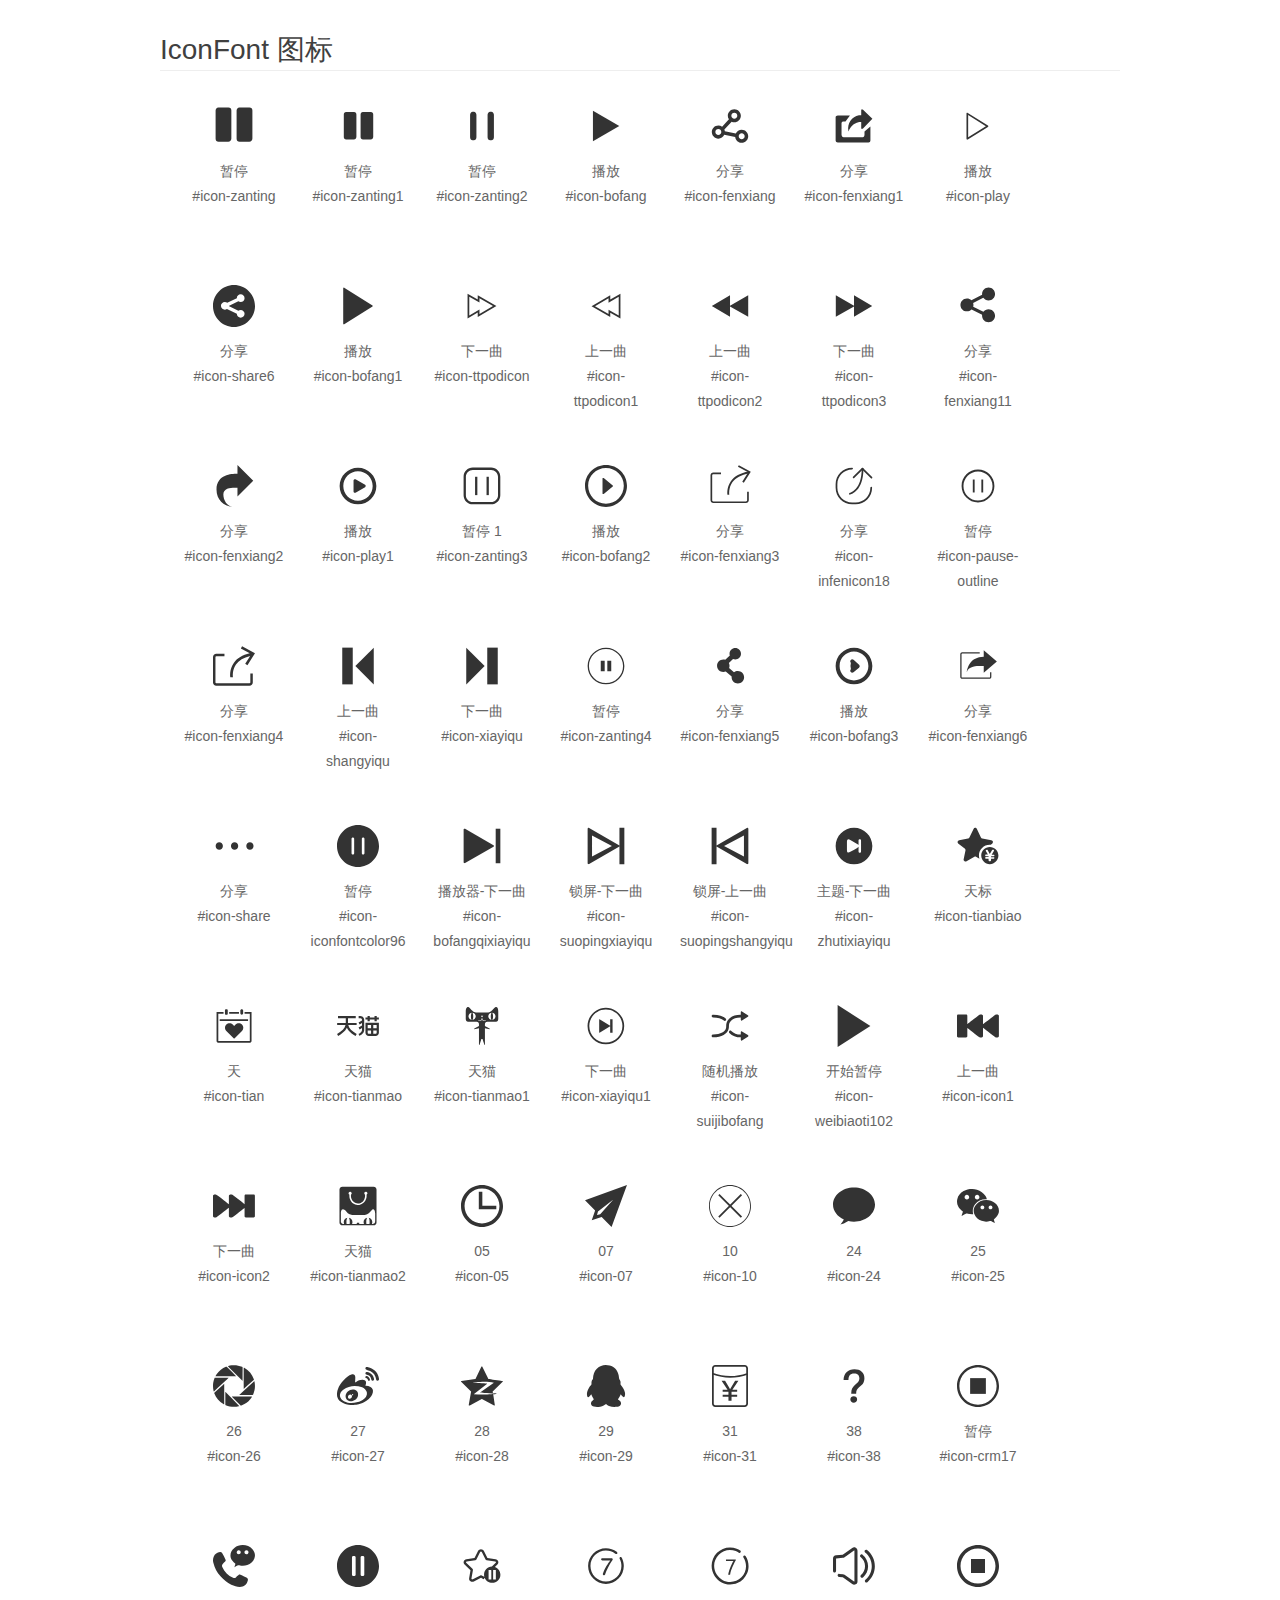
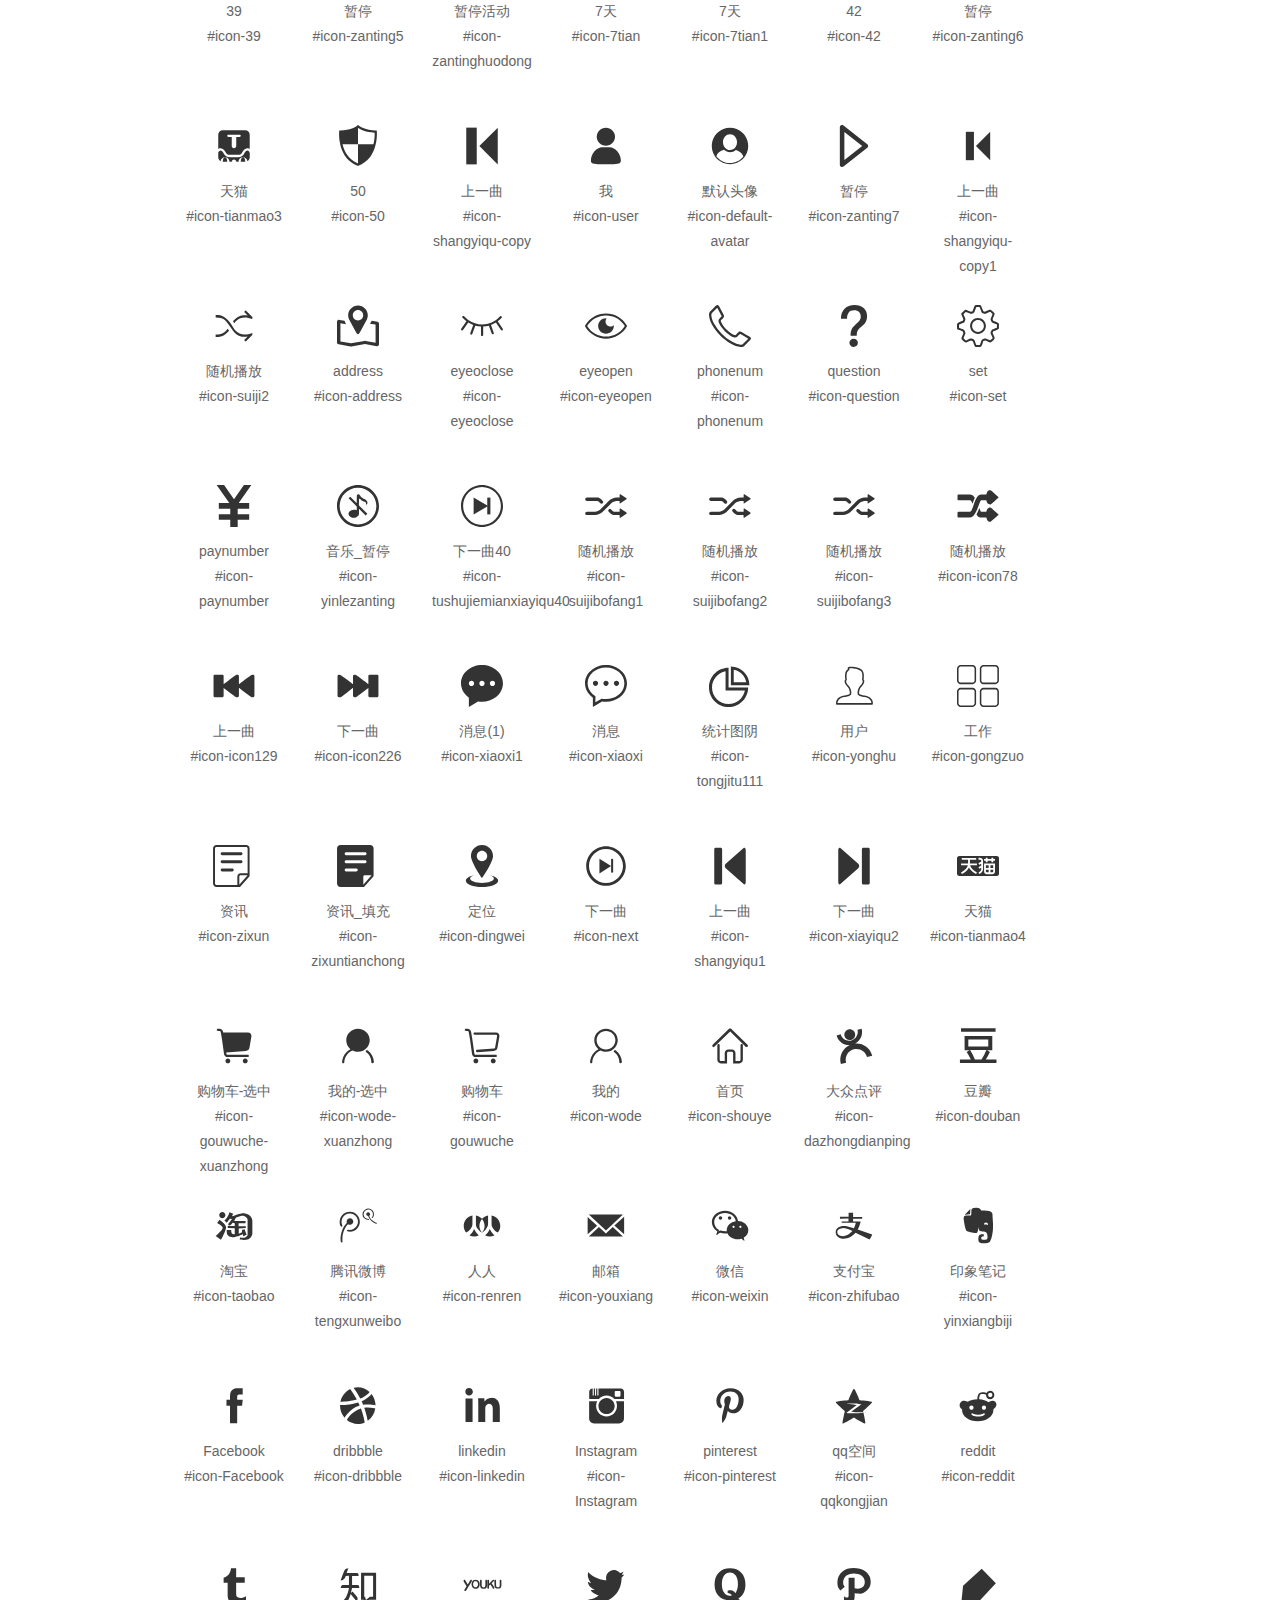
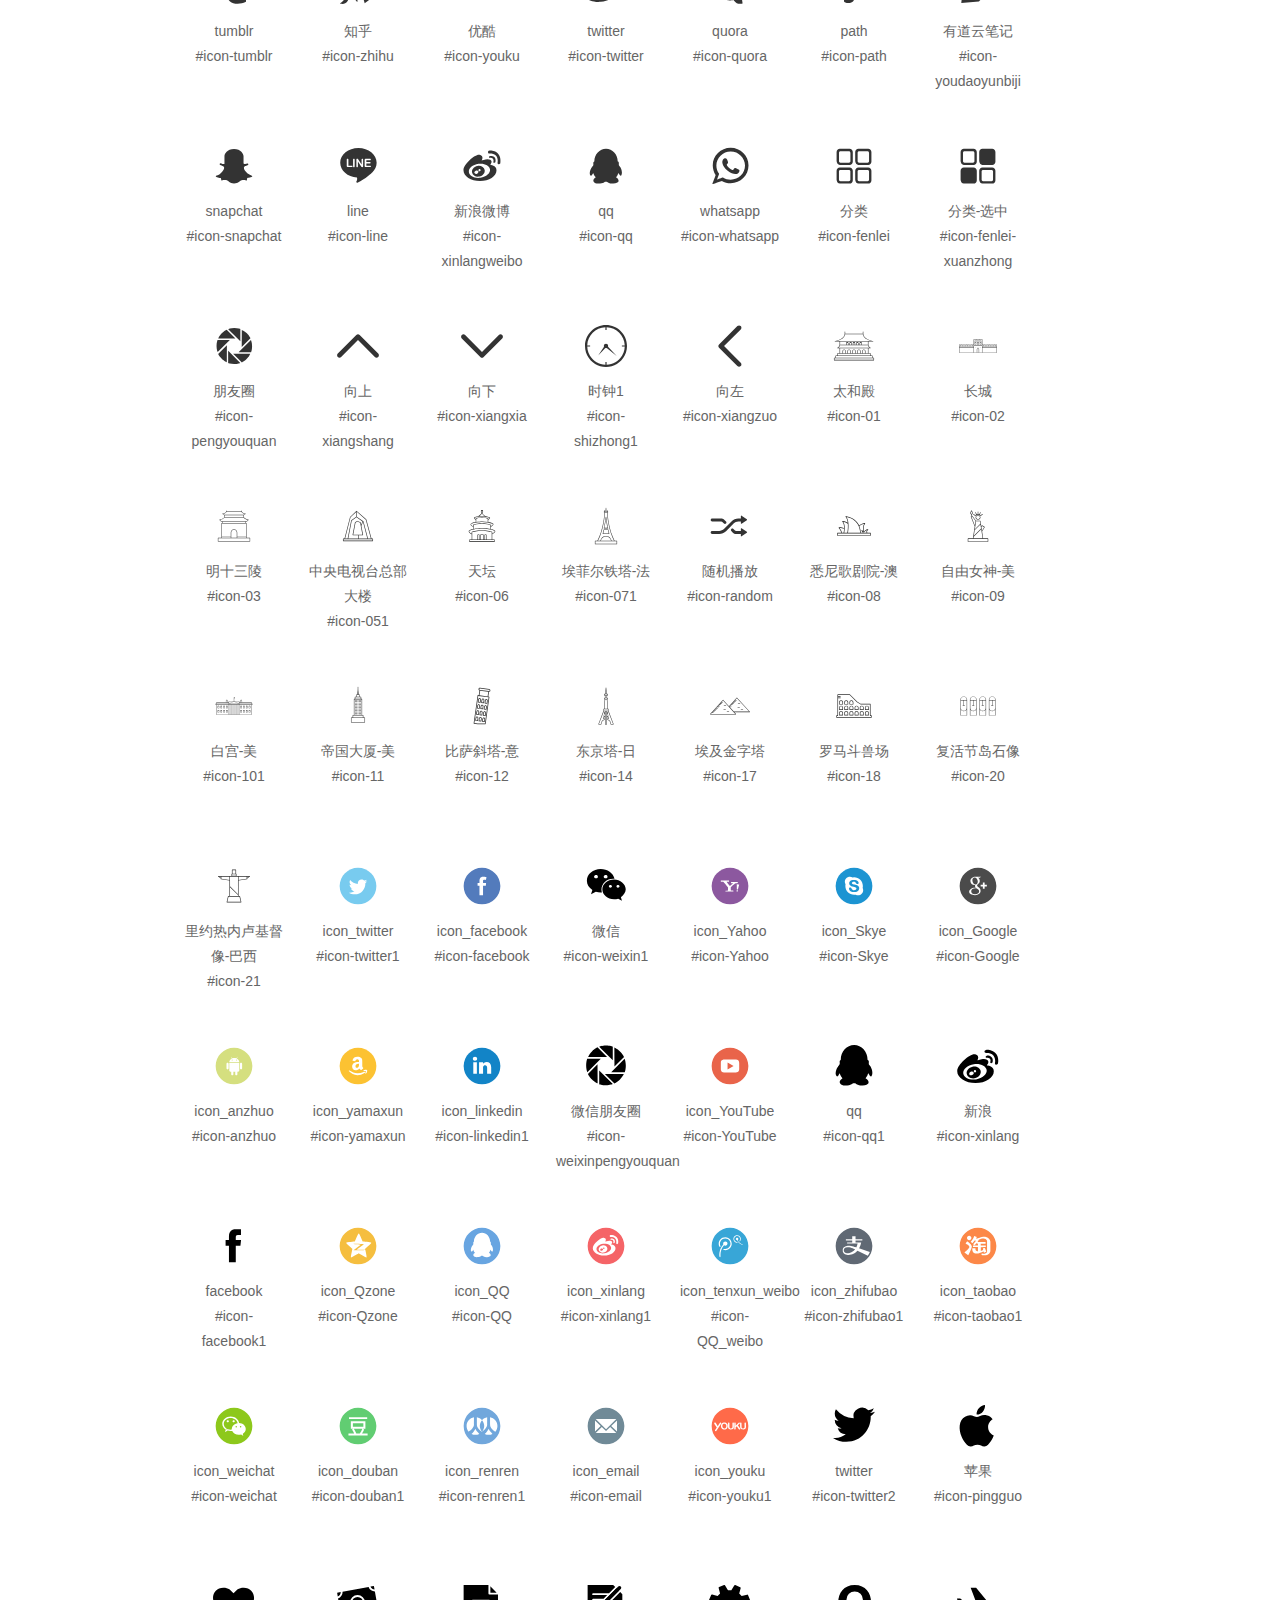
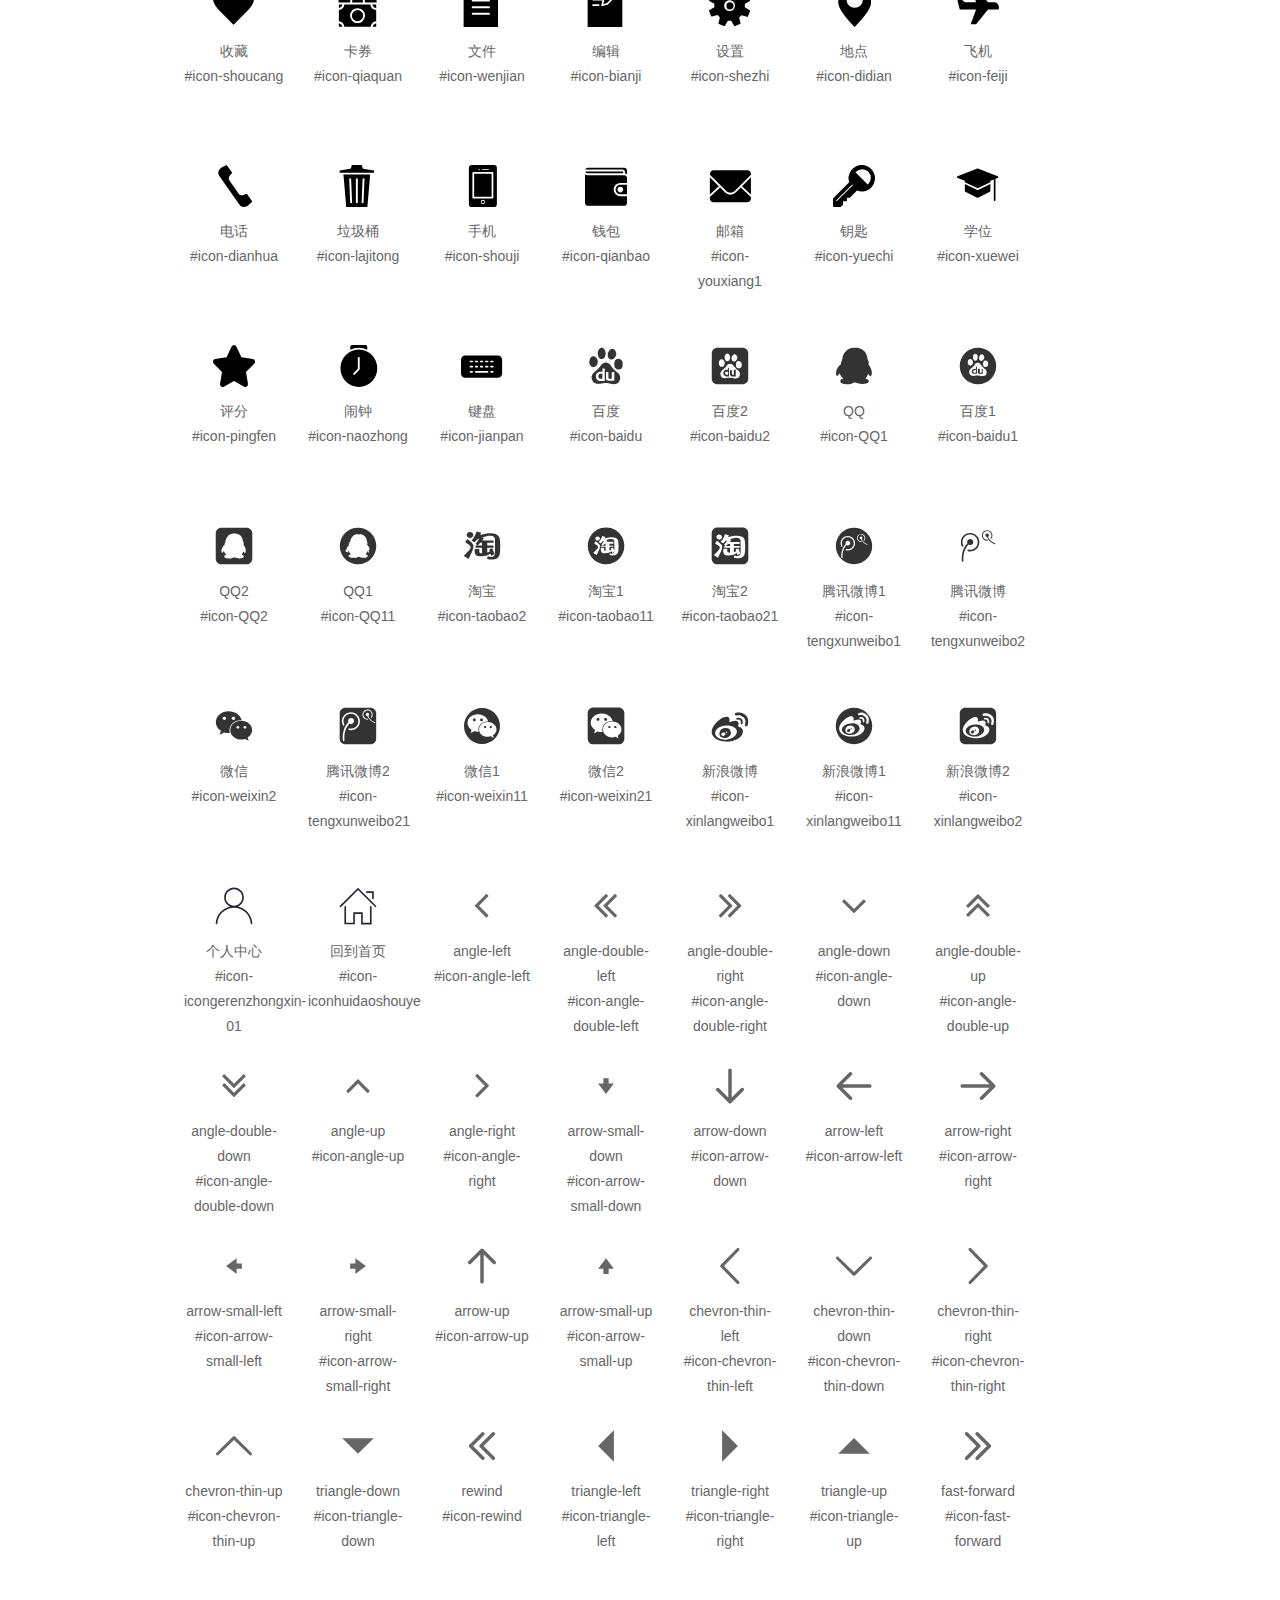
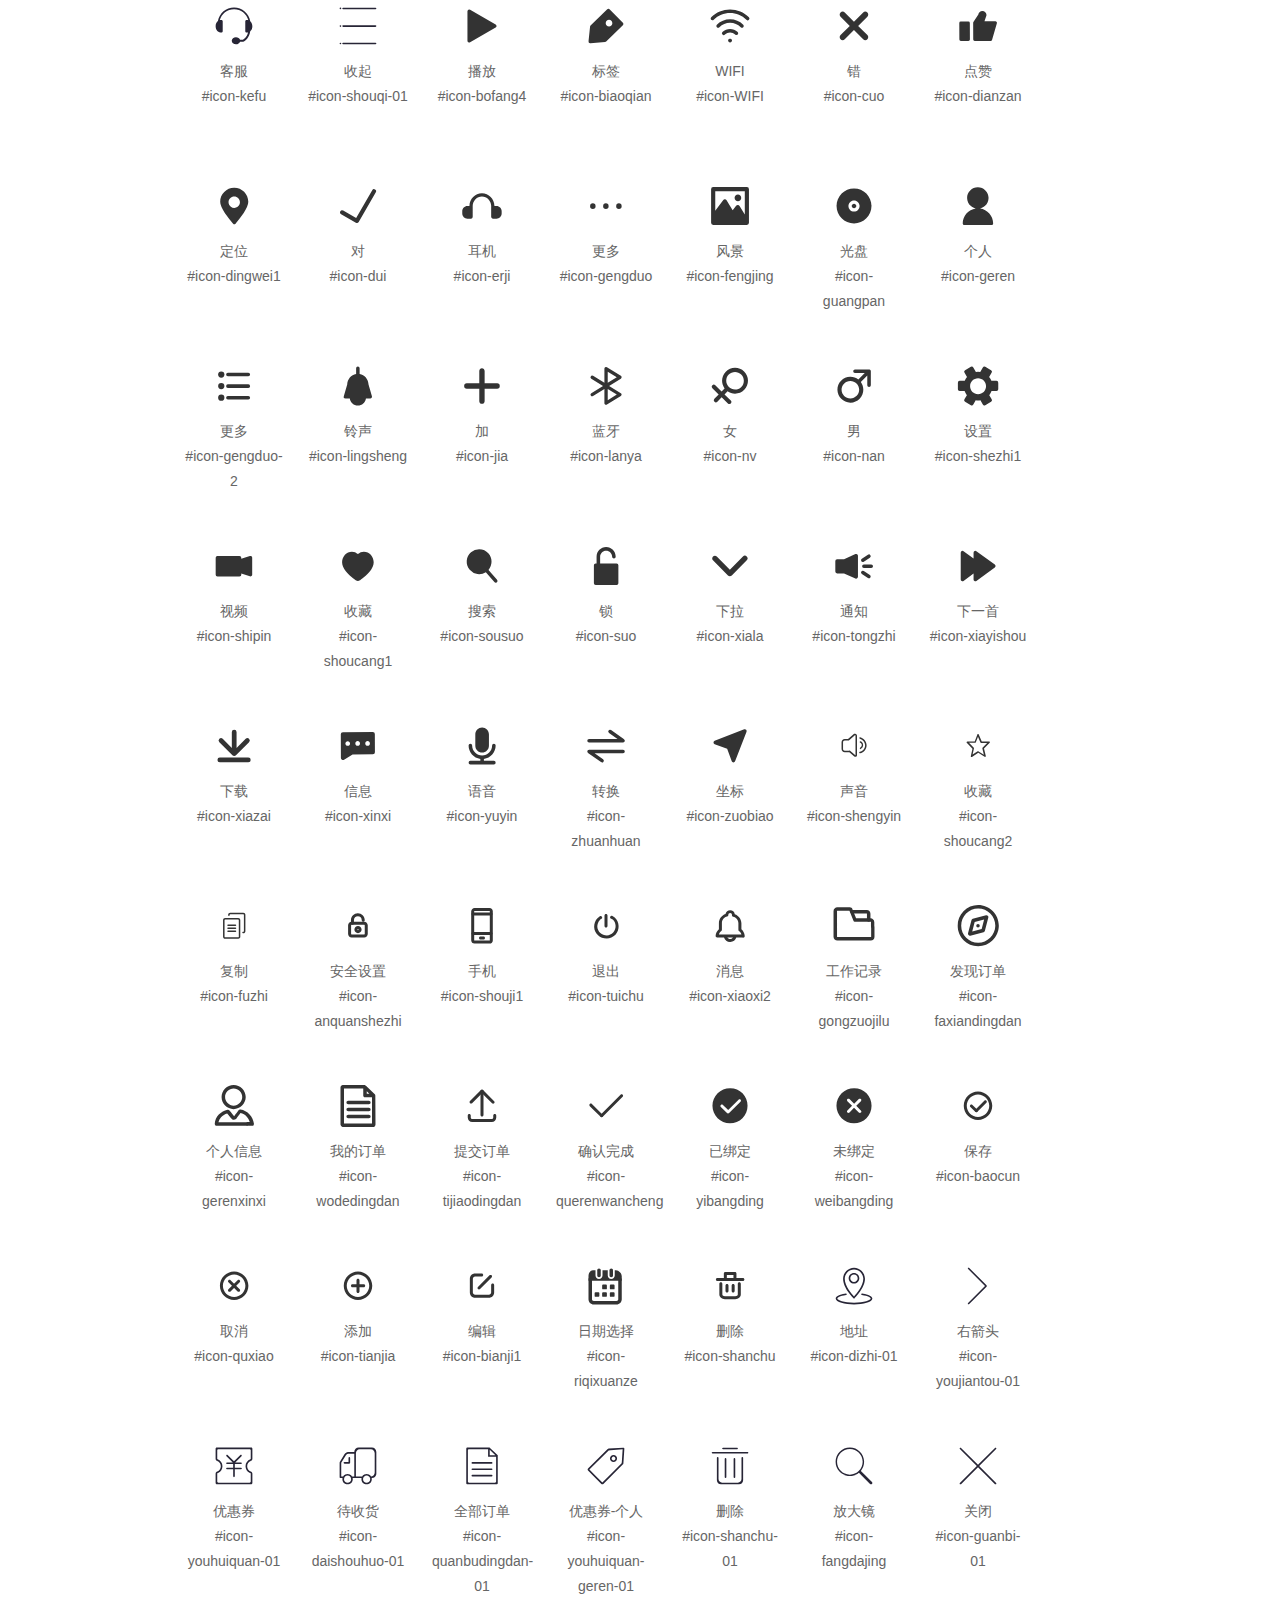
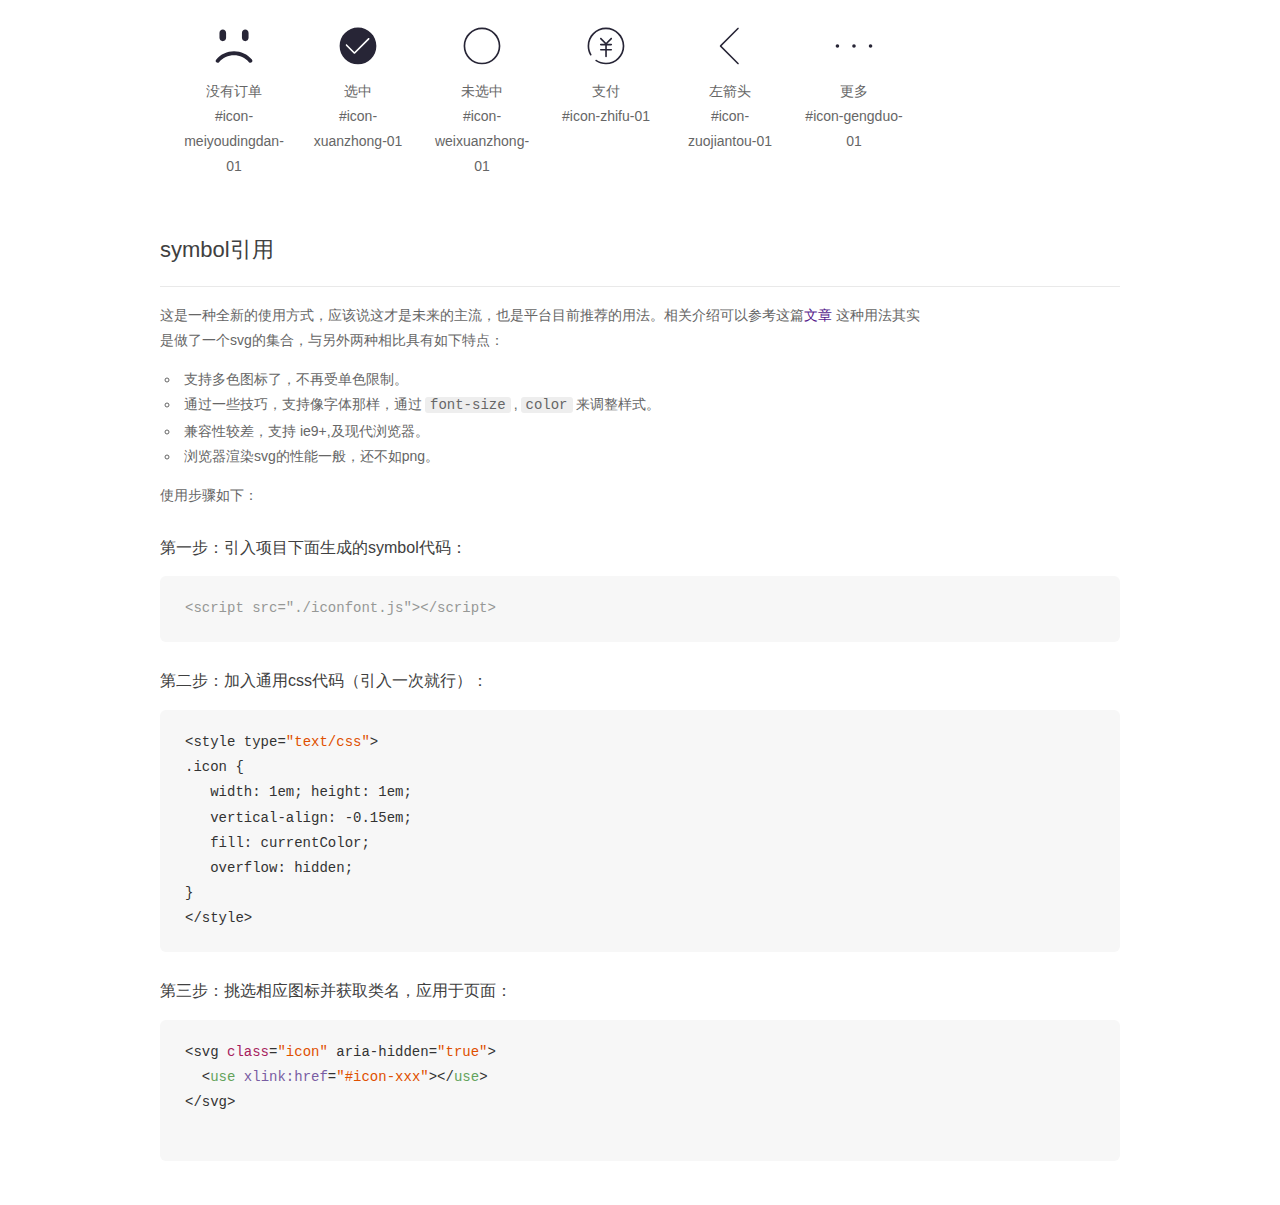
<file: fonts/demo_symbol.html>
<!DOCTYPE html>
<html>
<head>
    <meta charset="utf-8"/>
    <title>IconFont</title>
    <link rel="stylesheet" href="demo.css">
    <script src="iconfont.js"></script>

    <style type="text/css">
        .icon {
          /* 通过设置 font-size 来改变图标大小 */
          width: 1em; height: 1em;
          /* 图标和文字相邻时，垂直对齐 */
          vertical-align: -0.15em;
          /* 通过设置 color 来改变 SVG 的颜色/fill */
          fill: currentColor;
          /* path 和 stroke 溢出 viewBox 部分在 IE 下会显示
             normalize.css 中也包含这行 */
          overflow: hidden;
        }

    </style>
</head>
<body>
    <div class="main markdown">
        <h1>IconFont 图标</h1>
        <ul class="icon_lists clear">
            
                <li>
                    <svg class="icon" aria-hidden="true">
                        <use xlink:href="#icon-zanting"></use>
                    </svg>
                    <div class="name">暂停</div>
                    <div class="fontclass">#icon-zanting</div>
                </li>
            
                <li>
                    <svg class="icon" aria-hidden="true">
                        <use xlink:href="#icon-zanting1"></use>
                    </svg>
                    <div class="name">暂停</div>
                    <div class="fontclass">#icon-zanting1</div>
                </li>
            
                <li>
                    <svg class="icon" aria-hidden="true">
                        <use xlink:href="#icon-zanting2"></use>
                    </svg>
                    <div class="name">暂停</div>
                    <div class="fontclass">#icon-zanting2</div>
                </li>
            
                <li>
                    <svg class="icon" aria-hidden="true">
                        <use xlink:href="#icon-bofang"></use>
                    </svg>
                    <div class="name">播放</div>
                    <div class="fontclass">#icon-bofang</div>
                </li>
            
                <li>
                    <svg class="icon" aria-hidden="true">
                        <use xlink:href="#icon-fenxiang"></use>
                    </svg>
                    <div class="name">分享</div>
                    <div class="fontclass">#icon-fenxiang</div>
                </li>
            
                <li>
                    <svg class="icon" aria-hidden="true">
                        <use xlink:href="#icon-fenxiang1"></use>
                    </svg>
                    <div class="name">分享</div>
                    <div class="fontclass">#icon-fenxiang1</div>
                </li>
            
                <li>
                    <svg class="icon" aria-hidden="true">
                        <use xlink:href="#icon-play"></use>
                    </svg>
                    <div class="name">播放</div>
                    <div class="fontclass">#icon-play</div>
                </li>
            
                <li>
                    <svg class="icon" aria-hidden="true">
                        <use xlink:href="#icon-share6"></use>
                    </svg>
                    <div class="name">分享</div>
                    <div class="fontclass">#icon-share6</div>
                </li>
            
                <li>
                    <svg class="icon" aria-hidden="true">
                        <use xlink:href="#icon-bofang1"></use>
                    </svg>
                    <div class="name">播放</div>
                    <div class="fontclass">#icon-bofang1</div>
                </li>
            
                <li>
                    <svg class="icon" aria-hidden="true">
                        <use xlink:href="#icon-ttpodicon"></use>
                    </svg>
                    <div class="name">下一曲</div>
                    <div class="fontclass">#icon-ttpodicon</div>
                </li>
            
                <li>
                    <svg class="icon" aria-hidden="true">
                        <use xlink:href="#icon-ttpodicon1"></use>
                    </svg>
                    <div class="name">上一曲</div>
                    <div class="fontclass">#icon-ttpodicon1</div>
                </li>
            
                <li>
                    <svg class="icon" aria-hidden="true">
                        <use xlink:href="#icon-ttpodicon2"></use>
                    </svg>
                    <div class="name">上一曲</div>
                    <div class="fontclass">#icon-ttpodicon2</div>
                </li>
            
                <li>
                    <svg class="icon" aria-hidden="true">
                        <use xlink:href="#icon-ttpodicon3"></use>
                    </svg>
                    <div class="name">下一曲</div>
                    <div class="fontclass">#icon-ttpodicon3</div>
                </li>
            
                <li>
                    <svg class="icon" aria-hidden="true">
                        <use xlink:href="#icon-fenxiang11"></use>
                    </svg>
                    <div class="name">分享</div>
                    <div class="fontclass">#icon-fenxiang11</div>
                </li>
            
                <li>
                    <svg class="icon" aria-hidden="true">
                        <use xlink:href="#icon-fenxiang2"></use>
                    </svg>
                    <div class="name">分享</div>
                    <div class="fontclass">#icon-fenxiang2</div>
                </li>
            
                <li>
                    <svg class="icon" aria-hidden="true">
                        <use xlink:href="#icon-play1"></use>
                    </svg>
                    <div class="name">播放</div>
                    <div class="fontclass">#icon-play1</div>
                </li>
            
                <li>
                    <svg class="icon" aria-hidden="true">
                        <use xlink:href="#icon-zanting3"></use>
                    </svg>
                    <div class="name">暂停 1</div>
                    <div class="fontclass">#icon-zanting3</div>
                </li>
            
                <li>
                    <svg class="icon" aria-hidden="true">
                        <use xlink:href="#icon-bofang2"></use>
                    </svg>
                    <div class="name">播放</div>
                    <div class="fontclass">#icon-bofang2</div>
                </li>
            
                <li>
                    <svg class="icon" aria-hidden="true">
                        <use xlink:href="#icon-fenxiang3"></use>
                    </svg>
                    <div class="name">分享</div>
                    <div class="fontclass">#icon-fenxiang3</div>
                </li>
            
                <li>
                    <svg class="icon" aria-hidden="true">
                        <use xlink:href="#icon-infenicon18"></use>
                    </svg>
                    <div class="name">分享</div>
                    <div class="fontclass">#icon-infenicon18</div>
                </li>
            
                <li>
                    <svg class="icon" aria-hidden="true">
                        <use xlink:href="#icon-pause-outline"></use>
                    </svg>
                    <div class="name">暂停</div>
                    <div class="fontclass">#icon-pause-outline</div>
                </li>
            
                <li>
                    <svg class="icon" aria-hidden="true">
                        <use xlink:href="#icon-fenxiang4"></use>
                    </svg>
                    <div class="name">分享</div>
                    <div class="fontclass">#icon-fenxiang4</div>
                </li>
            
                <li>
                    <svg class="icon" aria-hidden="true">
                        <use xlink:href="#icon-shangyiqu"></use>
                    </svg>
                    <div class="name">上一曲</div>
                    <div class="fontclass">#icon-shangyiqu</div>
                </li>
            
                <li>
                    <svg class="icon" aria-hidden="true">
                        <use xlink:href="#icon-xiayiqu"></use>
                    </svg>
                    <div class="name">下一曲</div>
                    <div class="fontclass">#icon-xiayiqu</div>
                </li>
            
                <li>
                    <svg class="icon" aria-hidden="true">
                        <use xlink:href="#icon-zanting4"></use>
                    </svg>
                    <div class="name">暂停</div>
                    <div class="fontclass">#icon-zanting4</div>
                </li>
            
                <li>
                    <svg class="icon" aria-hidden="true">
                        <use xlink:href="#icon-fenxiang5"></use>
                    </svg>
                    <div class="name">分享</div>
                    <div class="fontclass">#icon-fenxiang5</div>
                </li>
            
                <li>
                    <svg class="icon" aria-hidden="true">
                        <use xlink:href="#icon-bofang3"></use>
                    </svg>
                    <div class="name">播放</div>
                    <div class="fontclass">#icon-bofang3</div>
                </li>
            
                <li>
                    <svg class="icon" aria-hidden="true">
                        <use xlink:href="#icon-fenxiang6"></use>
                    </svg>
                    <div class="name">分享</div>
                    <div class="fontclass">#icon-fenxiang6</div>
                </li>
            
                <li>
                    <svg class="icon" aria-hidden="true">
                        <use xlink:href="#icon-share"></use>
                    </svg>
                    <div class="name">分享</div>
                    <div class="fontclass">#icon-share</div>
                </li>
            
                <li>
                    <svg class="icon" aria-hidden="true">
                        <use xlink:href="#icon-iconfontcolor96"></use>
                    </svg>
                    <div class="name">暂停</div>
                    <div class="fontclass">#icon-iconfontcolor96</div>
                </li>
            
                <li>
                    <svg class="icon" aria-hidden="true">
                        <use xlink:href="#icon-bofangqixiayiqu"></use>
                    </svg>
                    <div class="name">播放器-下一曲</div>
                    <div class="fontclass">#icon-bofangqixiayiqu</div>
                </li>
            
                <li>
                    <svg class="icon" aria-hidden="true">
                        <use xlink:href="#icon-suopingxiayiqu"></use>
                    </svg>
                    <div class="name">锁屏-下一曲</div>
                    <div class="fontclass">#icon-suopingxiayiqu</div>
                </li>
            
                <li>
                    <svg class="icon" aria-hidden="true">
                        <use xlink:href="#icon-suopingshangyiqu"></use>
                    </svg>
                    <div class="name">锁屏-上一曲</div>
                    <div class="fontclass">#icon-suopingshangyiqu</div>
                </li>
            
                <li>
                    <svg class="icon" aria-hidden="true">
                        <use xlink:href="#icon-zhutixiayiqu"></use>
                    </svg>
                    <div class="name">主题-下一曲</div>
                    <div class="fontclass">#icon-zhutixiayiqu</div>
                </li>
            
                <li>
                    <svg class="icon" aria-hidden="true">
                        <use xlink:href="#icon-tianbiao"></use>
                    </svg>
                    <div class="name">天标</div>
                    <div class="fontclass">#icon-tianbiao</div>
                </li>
            
                <li>
                    <svg class="icon" aria-hidden="true">
                        <use xlink:href="#icon-tian"></use>
                    </svg>
                    <div class="name">天</div>
                    <div class="fontclass">#icon-tian</div>
                </li>
            
                <li>
                    <svg class="icon" aria-hidden="true">
                        <use xlink:href="#icon-tianmao"></use>
                    </svg>
                    <div class="name">天猫</div>
                    <div class="fontclass">#icon-tianmao</div>
                </li>
            
                <li>
                    <svg class="icon" aria-hidden="true">
                        <use xlink:href="#icon-tianmao1"></use>
                    </svg>
                    <div class="name">天猫</div>
                    <div class="fontclass">#icon-tianmao1</div>
                </li>
            
                <li>
                    <svg class="icon" aria-hidden="true">
                        <use xlink:href="#icon-xiayiqu1"></use>
                    </svg>
                    <div class="name">下一曲</div>
                    <div class="fontclass">#icon-xiayiqu1</div>
                </li>
            
                <li>
                    <svg class="icon" aria-hidden="true">
                        <use xlink:href="#icon-suijibofang"></use>
                    </svg>
                    <div class="name">随机播放</div>
                    <div class="fontclass">#icon-suijibofang</div>
                </li>
            
                <li>
                    <svg class="icon" aria-hidden="true">
                        <use xlink:href="#icon-weibiaoti102"></use>
                    </svg>
                    <div class="name">开始暂停</div>
                    <div class="fontclass">#icon-weibiaoti102</div>
                </li>
            
                <li>
                    <svg class="icon" aria-hidden="true">
                        <use xlink:href="#icon-icon1"></use>
                    </svg>
                    <div class="name">上一曲</div>
                    <div class="fontclass">#icon-icon1</div>
                </li>
            
                <li>
                    <svg class="icon" aria-hidden="true">
                        <use xlink:href="#icon-icon2"></use>
                    </svg>
                    <div class="name">下一曲</div>
                    <div class="fontclass">#icon-icon2</div>
                </li>
            
                <li>
                    <svg class="icon" aria-hidden="true">
                        <use xlink:href="#icon-tianmao2"></use>
                    </svg>
                    <div class="name">天猫</div>
                    <div class="fontclass">#icon-tianmao2</div>
                </li>
            
                <li>
                    <svg class="icon" aria-hidden="true">
                        <use xlink:href="#icon-05"></use>
                    </svg>
                    <div class="name">05</div>
                    <div class="fontclass">#icon-05</div>
                </li>
            
                <li>
                    <svg class="icon" aria-hidden="true">
                        <use xlink:href="#icon-07"></use>
                    </svg>
                    <div class="name">07</div>
                    <div class="fontclass">#icon-07</div>
                </li>
            
                <li>
                    <svg class="icon" aria-hidden="true">
                        <use xlink:href="#icon-10"></use>
                    </svg>
                    <div class="name">10</div>
                    <div class="fontclass">#icon-10</div>
                </li>
            
                <li>
                    <svg class="icon" aria-hidden="true">
                        <use xlink:href="#icon-24"></use>
                    </svg>
                    <div class="name">24</div>
                    <div class="fontclass">#icon-24</div>
                </li>
            
                <li>
                    <svg class="icon" aria-hidden="true">
                        <use xlink:href="#icon-25"></use>
                    </svg>
                    <div class="name">25</div>
                    <div class="fontclass">#icon-25</div>
                </li>
            
                <li>
                    <svg class="icon" aria-hidden="true">
                        <use xlink:href="#icon-26"></use>
                    </svg>
                    <div class="name">26</div>
                    <div class="fontclass">#icon-26</div>
                </li>
            
                <li>
                    <svg class="icon" aria-hidden="true">
                        <use xlink:href="#icon-27"></use>
                    </svg>
                    <div class="name">27</div>
                    <div class="fontclass">#icon-27</div>
                </li>
            
                <li>
                    <svg class="icon" aria-hidden="true">
                        <use xlink:href="#icon-28"></use>
                    </svg>
                    <div class="name">28</div>
                    <div class="fontclass">#icon-28</div>
                </li>
            
                <li>
                    <svg class="icon" aria-hidden="true">
                        <use xlink:href="#icon-29"></use>
                    </svg>
                    <div class="name">29</div>
                    <div class="fontclass">#icon-29</div>
                </li>
            
                <li>
                    <svg class="icon" aria-hidden="true">
                        <use xlink:href="#icon-31"></use>
                    </svg>
                    <div class="name">31</div>
                    <div class="fontclass">#icon-31</div>
                </li>
            
                <li>
                    <svg class="icon" aria-hidden="true">
                        <use xlink:href="#icon-38"></use>
                    </svg>
                    <div class="name">38</div>
                    <div class="fontclass">#icon-38</div>
                </li>
            
                <li>
                    <svg class="icon" aria-hidden="true">
                        <use xlink:href="#icon-crm17"></use>
                    </svg>
                    <div class="name">暂停</div>
                    <div class="fontclass">#icon-crm17</div>
                </li>
            
                <li>
                    <svg class="icon" aria-hidden="true">
                        <use xlink:href="#icon-39"></use>
                    </svg>
                    <div class="name">39</div>
                    <div class="fontclass">#icon-39</div>
                </li>
            
                <li>
                    <svg class="icon" aria-hidden="true">
                        <use xlink:href="#icon-zanting5"></use>
                    </svg>
                    <div class="name">暂停</div>
                    <div class="fontclass">#icon-zanting5</div>
                </li>
            
                <li>
                    <svg class="icon" aria-hidden="true">
                        <use xlink:href="#icon-zantinghuodong"></use>
                    </svg>
                    <div class="name">暂停活动</div>
                    <div class="fontclass">#icon-zantinghuodong</div>
                </li>
            
                <li>
                    <svg class="icon" aria-hidden="true">
                        <use xlink:href="#icon-7tian"></use>
                    </svg>
                    <div class="name">7天</div>
                    <div class="fontclass">#icon-7tian</div>
                </li>
            
                <li>
                    <svg class="icon" aria-hidden="true">
                        <use xlink:href="#icon-7tian1"></use>
                    </svg>
                    <div class="name">7天</div>
                    <div class="fontclass">#icon-7tian1</div>
                </li>
            
                <li>
                    <svg class="icon" aria-hidden="true">
                        <use xlink:href="#icon-42"></use>
                    </svg>
                    <div class="name">42</div>
                    <div class="fontclass">#icon-42</div>
                </li>
            
                <li>
                    <svg class="icon" aria-hidden="true">
                        <use xlink:href="#icon-zanting6"></use>
                    </svg>
                    <div class="name">暂停</div>
                    <div class="fontclass">#icon-zanting6</div>
                </li>
            
                <li>
                    <svg class="icon" aria-hidden="true">
                        <use xlink:href="#icon-tianmao3"></use>
                    </svg>
                    <div class="name">天猫</div>
                    <div class="fontclass">#icon-tianmao3</div>
                </li>
            
                <li>
                    <svg class="icon" aria-hidden="true">
                        <use xlink:href="#icon-50"></use>
                    </svg>
                    <div class="name">50</div>
                    <div class="fontclass">#icon-50</div>
                </li>
            
                <li>
                    <svg class="icon" aria-hidden="true">
                        <use xlink:href="#icon-shangyiqu-copy"></use>
                    </svg>
                    <div class="name">上一曲</div>
                    <div class="fontclass">#icon-shangyiqu-copy</div>
                </li>
            
                <li>
                    <svg class="icon" aria-hidden="true">
                        <use xlink:href="#icon-user"></use>
                    </svg>
                    <div class="name">我</div>
                    <div class="fontclass">#icon-user</div>
                </li>
            
                <li>
                    <svg class="icon" aria-hidden="true">
                        <use xlink:href="#icon-default-avatar"></use>
                    </svg>
                    <div class="name">默认头像</div>
                    <div class="fontclass">#icon-default-avatar</div>
                </li>
            
                <li>
                    <svg class="icon" aria-hidden="true">
                        <use xlink:href="#icon-zanting7"></use>
                    </svg>
                    <div class="name">暂停</div>
                    <div class="fontclass">#icon-zanting7</div>
                </li>
            
                <li>
                    <svg class="icon" aria-hidden="true">
                        <use xlink:href="#icon-shangyiqu-copy1"></use>
                    </svg>
                    <div class="name">上一曲</div>
                    <div class="fontclass">#icon-shangyiqu-copy1</div>
                </li>
            
                <li>
                    <svg class="icon" aria-hidden="true">
                        <use xlink:href="#icon-suiji2"></use>
                    </svg>
                    <div class="name">随机播放</div>
                    <div class="fontclass">#icon-suiji2</div>
                </li>
            
                <li>
                    <svg class="icon" aria-hidden="true">
                        <use xlink:href="#icon-address"></use>
                    </svg>
                    <div class="name">address</div>
                    <div class="fontclass">#icon-address</div>
                </li>
            
                <li>
                    <svg class="icon" aria-hidden="true">
                        <use xlink:href="#icon-eyeoclose"></use>
                    </svg>
                    <div class="name">eyeoclose</div>
                    <div class="fontclass">#icon-eyeoclose</div>
                </li>
            
                <li>
                    <svg class="icon" aria-hidden="true">
                        <use xlink:href="#icon-eyeopen"></use>
                    </svg>
                    <div class="name">eyeopen</div>
                    <div class="fontclass">#icon-eyeopen</div>
                </li>
            
                <li>
                    <svg class="icon" aria-hidden="true">
                        <use xlink:href="#icon-phonenum"></use>
                    </svg>
                    <div class="name">phonenum</div>
                    <div class="fontclass">#icon-phonenum</div>
                </li>
            
                <li>
                    <svg class="icon" aria-hidden="true">
                        <use xlink:href="#icon-question"></use>
                    </svg>
                    <div class="name">question</div>
                    <div class="fontclass">#icon-question</div>
                </li>
            
                <li>
                    <svg class="icon" aria-hidden="true">
                        <use xlink:href="#icon-set"></use>
                    </svg>
                    <div class="name">set</div>
                    <div class="fontclass">#icon-set</div>
                </li>
            
                <li>
                    <svg class="icon" aria-hidden="true">
                        <use xlink:href="#icon-paynumber"></use>
                    </svg>
                    <div class="name">paynumber</div>
                    <div class="fontclass">#icon-paynumber</div>
                </li>
            
                <li>
                    <svg class="icon" aria-hidden="true">
                        <use xlink:href="#icon-yinlezanting"></use>
                    </svg>
                    <div class="name">音乐_暂停</div>
                    <div class="fontclass">#icon-yinlezanting</div>
                </li>
            
                <li>
                    <svg class="icon" aria-hidden="true">
                        <use xlink:href="#icon-tushujiemianxiayiqu40"></use>
                    </svg>
                    <div class="name">下一曲40</div>
                    <div class="fontclass">#icon-tushujiemianxiayiqu40</div>
                </li>
            
                <li>
                    <svg class="icon" aria-hidden="true">
                        <use xlink:href="#icon-suijibofang1"></use>
                    </svg>
                    <div class="name">随机播放</div>
                    <div class="fontclass">#icon-suijibofang1</div>
                </li>
            
                <li>
                    <svg class="icon" aria-hidden="true">
                        <use xlink:href="#icon-suijibofang2"></use>
                    </svg>
                    <div class="name">随机播放</div>
                    <div class="fontclass">#icon-suijibofang2</div>
                </li>
            
                <li>
                    <svg class="icon" aria-hidden="true">
                        <use xlink:href="#icon-suijibofang3"></use>
                    </svg>
                    <div class="name">随机播放</div>
                    <div class="fontclass">#icon-suijibofang3</div>
                </li>
            
                <li>
                    <svg class="icon" aria-hidden="true">
                        <use xlink:href="#icon-icon78"></use>
                    </svg>
                    <div class="name">随机播放</div>
                    <div class="fontclass">#icon-icon78</div>
                </li>
            
                <li>
                    <svg class="icon" aria-hidden="true">
                        <use xlink:href="#icon-icon129"></use>
                    </svg>
                    <div class="name">上一曲</div>
                    <div class="fontclass">#icon-icon129</div>
                </li>
            
                <li>
                    <svg class="icon" aria-hidden="true">
                        <use xlink:href="#icon-icon226"></use>
                    </svg>
                    <div class="name">下一曲</div>
                    <div class="fontclass">#icon-icon226</div>
                </li>
            
                <li>
                    <svg class="icon" aria-hidden="true">
                        <use xlink:href="#icon-xiaoxi1"></use>
                    </svg>
                    <div class="name">消息(1)</div>
                    <div class="fontclass">#icon-xiaoxi1</div>
                </li>
            
                <li>
                    <svg class="icon" aria-hidden="true">
                        <use xlink:href="#icon-xiaoxi"></use>
                    </svg>
                    <div class="name">消息</div>
                    <div class="fontclass">#icon-xiaoxi</div>
                </li>
            
                <li>
                    <svg class="icon" aria-hidden="true">
                        <use xlink:href="#icon-tongjitu111"></use>
                    </svg>
                    <div class="name">统计图阴</div>
                    <div class="fontclass">#icon-tongjitu111</div>
                </li>
            
                <li>
                    <svg class="icon" aria-hidden="true">
                        <use xlink:href="#icon-yonghu"></use>
                    </svg>
                    <div class="name">用户</div>
                    <div class="fontclass">#icon-yonghu</div>
                </li>
            
                <li>
                    <svg class="icon" aria-hidden="true">
                        <use xlink:href="#icon-gongzuo"></use>
                    </svg>
                    <div class="name">工作</div>
                    <div class="fontclass">#icon-gongzuo</div>
                </li>
            
                <li>
                    <svg class="icon" aria-hidden="true">
                        <use xlink:href="#icon-zixun"></use>
                    </svg>
                    <div class="name">资讯</div>
                    <div class="fontclass">#icon-zixun</div>
                </li>
            
                <li>
                    <svg class="icon" aria-hidden="true">
                        <use xlink:href="#icon-zixuntianchong"></use>
                    </svg>
                    <div class="name">资讯_填充</div>
                    <div class="fontclass">#icon-zixuntianchong</div>
                </li>
            
                <li>
                    <svg class="icon" aria-hidden="true">
                        <use xlink:href="#icon-dingwei"></use>
                    </svg>
                    <div class="name">定位</div>
                    <div class="fontclass">#icon-dingwei</div>
                </li>
            
                <li>
                    <svg class="icon" aria-hidden="true">
                        <use xlink:href="#icon-next"></use>
                    </svg>
                    <div class="name">下一曲</div>
                    <div class="fontclass">#icon-next</div>
                </li>
            
                <li>
                    <svg class="icon" aria-hidden="true">
                        <use xlink:href="#icon-shangyiqu1"></use>
                    </svg>
                    <div class="name">上一曲</div>
                    <div class="fontclass">#icon-shangyiqu1</div>
                </li>
            
                <li>
                    <svg class="icon" aria-hidden="true">
                        <use xlink:href="#icon-xiayiqu2"></use>
                    </svg>
                    <div class="name">下一曲</div>
                    <div class="fontclass">#icon-xiayiqu2</div>
                </li>
            
                <li>
                    <svg class="icon" aria-hidden="true">
                        <use xlink:href="#icon-tianmao4"></use>
                    </svg>
                    <div class="name">天猫</div>
                    <div class="fontclass">#icon-tianmao4</div>
                </li>
            
                <li>
                    <svg class="icon" aria-hidden="true">
                        <use xlink:href="#icon-gouwuche-xuanzhong"></use>
                    </svg>
                    <div class="name">购物车-选中</div>
                    <div class="fontclass">#icon-gouwuche-xuanzhong</div>
                </li>
            
                <li>
                    <svg class="icon" aria-hidden="true">
                        <use xlink:href="#icon-wode-xuanzhong"></use>
                    </svg>
                    <div class="name">我的-选中</div>
                    <div class="fontclass">#icon-wode-xuanzhong</div>
                </li>
            
                <li>
                    <svg class="icon" aria-hidden="true">
                        <use xlink:href="#icon-gouwuche"></use>
                    </svg>
                    <div class="name">购物车</div>
                    <div class="fontclass">#icon-gouwuche</div>
                </li>
            
                <li>
                    <svg class="icon" aria-hidden="true">
                        <use xlink:href="#icon-wode"></use>
                    </svg>
                    <div class="name">我的</div>
                    <div class="fontclass">#icon-wode</div>
                </li>
            
                <li>
                    <svg class="icon" aria-hidden="true">
                        <use xlink:href="#icon-shouye"></use>
                    </svg>
                    <div class="name">首页</div>
                    <div class="fontclass">#icon-shouye</div>
                </li>
            
                <li>
                    <svg class="icon" aria-hidden="true">
                        <use xlink:href="#icon-dazhongdianping"></use>
                    </svg>
                    <div class="name">大众点评</div>
                    <div class="fontclass">#icon-dazhongdianping</div>
                </li>
            
                <li>
                    <svg class="icon" aria-hidden="true">
                        <use xlink:href="#icon-douban"></use>
                    </svg>
                    <div class="name">豆瓣</div>
                    <div class="fontclass">#icon-douban</div>
                </li>
            
                <li>
                    <svg class="icon" aria-hidden="true">
                        <use xlink:href="#icon-taobao"></use>
                    </svg>
                    <div class="name">淘宝</div>
                    <div class="fontclass">#icon-taobao</div>
                </li>
            
                <li>
                    <svg class="icon" aria-hidden="true">
                        <use xlink:href="#icon-tengxunweibo"></use>
                    </svg>
                    <div class="name">腾讯微博</div>
                    <div class="fontclass">#icon-tengxunweibo</div>
                </li>
            
                <li>
                    <svg class="icon" aria-hidden="true">
                        <use xlink:href="#icon-renren"></use>
                    </svg>
                    <div class="name">人人</div>
                    <div class="fontclass">#icon-renren</div>
                </li>
            
                <li>
                    <svg class="icon" aria-hidden="true">
                        <use xlink:href="#icon-youxiang"></use>
                    </svg>
                    <div class="name">邮箱</div>
                    <div class="fontclass">#icon-youxiang</div>
                </li>
            
                <li>
                    <svg class="icon" aria-hidden="true">
                        <use xlink:href="#icon-weixin"></use>
                    </svg>
                    <div class="name">微信</div>
                    <div class="fontclass">#icon-weixin</div>
                </li>
            
                <li>
                    <svg class="icon" aria-hidden="true">
                        <use xlink:href="#icon-zhifubao"></use>
                    </svg>
                    <div class="name">支付宝</div>
                    <div class="fontclass">#icon-zhifubao</div>
                </li>
            
                <li>
                    <svg class="icon" aria-hidden="true">
                        <use xlink:href="#icon-yinxiangbiji"></use>
                    </svg>
                    <div class="name">印象笔记</div>
                    <div class="fontclass">#icon-yinxiangbiji</div>
                </li>
            
                <li>
                    <svg class="icon" aria-hidden="true">
                        <use xlink:href="#icon-Facebook"></use>
                    </svg>
                    <div class="name">Facebook</div>
                    <div class="fontclass">#icon-Facebook</div>
                </li>
            
                <li>
                    <svg class="icon" aria-hidden="true">
                        <use xlink:href="#icon-dribbble"></use>
                    </svg>
                    <div class="name">dribbble</div>
                    <div class="fontclass">#icon-dribbble</div>
                </li>
            
                <li>
                    <svg class="icon" aria-hidden="true">
                        <use xlink:href="#icon-linkedin"></use>
                    </svg>
                    <div class="name">linkedin</div>
                    <div class="fontclass">#icon-linkedin</div>
                </li>
            
                <li>
                    <svg class="icon" aria-hidden="true">
                        <use xlink:href="#icon-Instagram"></use>
                    </svg>
                    <div class="name">Instagram</div>
                    <div class="fontclass">#icon-Instagram</div>
                </li>
            
                <li>
                    <svg class="icon" aria-hidden="true">
                        <use xlink:href="#icon-pinterest"></use>
                    </svg>
                    <div class="name">pinterest</div>
                    <div class="fontclass">#icon-pinterest</div>
                </li>
            
                <li>
                    <svg class="icon" aria-hidden="true">
                        <use xlink:href="#icon-qqkongjian"></use>
                    </svg>
                    <div class="name">qq空间</div>
                    <div class="fontclass">#icon-qqkongjian</div>
                </li>
            
                <li>
                    <svg class="icon" aria-hidden="true">
                        <use xlink:href="#icon-reddit"></use>
                    </svg>
                    <div class="name">reddit</div>
                    <div class="fontclass">#icon-reddit</div>
                </li>
            
                <li>
                    <svg class="icon" aria-hidden="true">
                        <use xlink:href="#icon-tumblr"></use>
                    </svg>
                    <div class="name">tumblr</div>
                    <div class="fontclass">#icon-tumblr</div>
                </li>
            
                <li>
                    <svg class="icon" aria-hidden="true">
                        <use xlink:href="#icon-zhihu"></use>
                    </svg>
                    <div class="name">知乎</div>
                    <div class="fontclass">#icon-zhihu</div>
                </li>
            
                <li>
                    <svg class="icon" aria-hidden="true">
                        <use xlink:href="#icon-youku"></use>
                    </svg>
                    <div class="name">优酷</div>
                    <div class="fontclass">#icon-youku</div>
                </li>
            
                <li>
                    <svg class="icon" aria-hidden="true">
                        <use xlink:href="#icon-twitter"></use>
                    </svg>
                    <div class="name">twitter</div>
                    <div class="fontclass">#icon-twitter</div>
                </li>
            
                <li>
                    <svg class="icon" aria-hidden="true">
                        <use xlink:href="#icon-quora"></use>
                    </svg>
                    <div class="name">quora</div>
                    <div class="fontclass">#icon-quora</div>
                </li>
            
                <li>
                    <svg class="icon" aria-hidden="true">
                        <use xlink:href="#icon-path"></use>
                    </svg>
                    <div class="name">path</div>
                    <div class="fontclass">#icon-path</div>
                </li>
            
                <li>
                    <svg class="icon" aria-hidden="true">
                        <use xlink:href="#icon-youdaoyunbiji"></use>
                    </svg>
                    <div class="name">有道云笔记</div>
                    <div class="fontclass">#icon-youdaoyunbiji</div>
                </li>
            
                <li>
                    <svg class="icon" aria-hidden="true">
                        <use xlink:href="#icon-snapchat"></use>
                    </svg>
                    <div class="name">snapchat</div>
                    <div class="fontclass">#icon-snapchat</div>
                </li>
            
                <li>
                    <svg class="icon" aria-hidden="true">
                        <use xlink:href="#icon-line"></use>
                    </svg>
                    <div class="name">line</div>
                    <div class="fontclass">#icon-line</div>
                </li>
            
                <li>
                    <svg class="icon" aria-hidden="true">
                        <use xlink:href="#icon-xinlangweibo"></use>
                    </svg>
                    <div class="name">新浪微博</div>
                    <div class="fontclass">#icon-xinlangweibo</div>
                </li>
            
                <li>
                    <svg class="icon" aria-hidden="true">
                        <use xlink:href="#icon-qq"></use>
                    </svg>
                    <div class="name">qq</div>
                    <div class="fontclass">#icon-qq</div>
                </li>
            
                <li>
                    <svg class="icon" aria-hidden="true">
                        <use xlink:href="#icon-whatsapp"></use>
                    </svg>
                    <div class="name">whatsapp</div>
                    <div class="fontclass">#icon-whatsapp</div>
                </li>
            
                <li>
                    <svg class="icon" aria-hidden="true">
                        <use xlink:href="#icon-fenlei"></use>
                    </svg>
                    <div class="name">分类</div>
                    <div class="fontclass">#icon-fenlei</div>
                </li>
            
                <li>
                    <svg class="icon" aria-hidden="true">
                        <use xlink:href="#icon-fenlei-xuanzhong"></use>
                    </svg>
                    <div class="name">分类-选中</div>
                    <div class="fontclass">#icon-fenlei-xuanzhong</div>
                </li>
            
                <li>
                    <svg class="icon" aria-hidden="true">
                        <use xlink:href="#icon-pengyouquan"></use>
                    </svg>
                    <div class="name">朋友圈</div>
                    <div class="fontclass">#icon-pengyouquan</div>
                </li>
            
                <li>
                    <svg class="icon" aria-hidden="true">
                        <use xlink:href="#icon-xiangshang"></use>
                    </svg>
                    <div class="name">向上</div>
                    <div class="fontclass">#icon-xiangshang</div>
                </li>
            
                <li>
                    <svg class="icon" aria-hidden="true">
                        <use xlink:href="#icon-xiangxia"></use>
                    </svg>
                    <div class="name">向下</div>
                    <div class="fontclass">#icon-xiangxia</div>
                </li>
            
                <li>
                    <svg class="icon" aria-hidden="true">
                        <use xlink:href="#icon-shizhong1"></use>
                    </svg>
                    <div class="name">时钟1</div>
                    <div class="fontclass">#icon-shizhong1</div>
                </li>
            
                <li>
                    <svg class="icon" aria-hidden="true">
                        <use xlink:href="#icon-xiangzuo"></use>
                    </svg>
                    <div class="name">向左</div>
                    <div class="fontclass">#icon-xiangzuo</div>
                </li>
            
                <li>
                    <svg class="icon" aria-hidden="true">
                        <use xlink:href="#icon-01"></use>
                    </svg>
                    <div class="name">太和殿</div>
                    <div class="fontclass">#icon-01</div>
                </li>
            
                <li>
                    <svg class="icon" aria-hidden="true">
                        <use xlink:href="#icon-02"></use>
                    </svg>
                    <div class="name">长城</div>
                    <div class="fontclass">#icon-02</div>
                </li>
            
                <li>
                    <svg class="icon" aria-hidden="true">
                        <use xlink:href="#icon-03"></use>
                    </svg>
                    <div class="name">明十三陵</div>
                    <div class="fontclass">#icon-03</div>
                </li>
            
                <li>
                    <svg class="icon" aria-hidden="true">
                        <use xlink:href="#icon-051"></use>
                    </svg>
                    <div class="name">中央电视台总部大楼</div>
                    <div class="fontclass">#icon-051</div>
                </li>
            
                <li>
                    <svg class="icon" aria-hidden="true">
                        <use xlink:href="#icon-06"></use>
                    </svg>
                    <div class="name">天坛</div>
                    <div class="fontclass">#icon-06</div>
                </li>
            
                <li>
                    <svg class="icon" aria-hidden="true">
                        <use xlink:href="#icon-071"></use>
                    </svg>
                    <div class="name">埃菲尔铁塔-法</div>
                    <div class="fontclass">#icon-071</div>
                </li>
            
                <li>
                    <svg class="icon" aria-hidden="true">
                        <use xlink:href="#icon-random"></use>
                    </svg>
                    <div class="name">随机播放</div>
                    <div class="fontclass">#icon-random</div>
                </li>
            
                <li>
                    <svg class="icon" aria-hidden="true">
                        <use xlink:href="#icon-08"></use>
                    </svg>
                    <div class="name">悉尼歌剧院-澳</div>
                    <div class="fontclass">#icon-08</div>
                </li>
            
                <li>
                    <svg class="icon" aria-hidden="true">
                        <use xlink:href="#icon-09"></use>
                    </svg>
                    <div class="name">自由女神-美</div>
                    <div class="fontclass">#icon-09</div>
                </li>
            
                <li>
                    <svg class="icon" aria-hidden="true">
                        <use xlink:href="#icon-101"></use>
                    </svg>
                    <div class="name">白宫-美</div>
                    <div class="fontclass">#icon-101</div>
                </li>
            
                <li>
                    <svg class="icon" aria-hidden="true">
                        <use xlink:href="#icon-11"></use>
                    </svg>
                    <div class="name">帝国大厦-美</div>
                    <div class="fontclass">#icon-11</div>
                </li>
            
                <li>
                    <svg class="icon" aria-hidden="true">
                        <use xlink:href="#icon-12"></use>
                    </svg>
                    <div class="name">比萨斜塔-意</div>
                    <div class="fontclass">#icon-12</div>
                </li>
            
                <li>
                    <svg class="icon" aria-hidden="true">
                        <use xlink:href="#icon-14"></use>
                    </svg>
                    <div class="name">东京塔-日</div>
                    <div class="fontclass">#icon-14</div>
                </li>
            
                <li>
                    <svg class="icon" aria-hidden="true">
                        <use xlink:href="#icon-17"></use>
                    </svg>
                    <div class="name">埃及金字塔</div>
                    <div class="fontclass">#icon-17</div>
                </li>
            
                <li>
                    <svg class="icon" aria-hidden="true">
                        <use xlink:href="#icon-18"></use>
                    </svg>
                    <div class="name">罗马斗兽场</div>
                    <div class="fontclass">#icon-18</div>
                </li>
            
                <li>
                    <svg class="icon" aria-hidden="true">
                        <use xlink:href="#icon-20"></use>
                    </svg>
                    <div class="name">复活节岛石像</div>
                    <div class="fontclass">#icon-20</div>
                </li>
            
                <li>
                    <svg class="icon" aria-hidden="true">
                        <use xlink:href="#icon-21"></use>
                    </svg>
                    <div class="name">里约热内卢基督像-巴西</div>
                    <div class="fontclass">#icon-21</div>
                </li>
            
                <li>
                    <svg class="icon" aria-hidden="true">
                        <use xlink:href="#icon-twitter1"></use>
                    </svg>
                    <div class="name">icon_twitter</div>
                    <div class="fontclass">#icon-twitter1</div>
                </li>
            
                <li>
                    <svg class="icon" aria-hidden="true">
                        <use xlink:href="#icon-facebook"></use>
                    </svg>
                    <div class="name">icon_facebook</div>
                    <div class="fontclass">#icon-facebook</div>
                </li>
            
                <li>
                    <svg class="icon" aria-hidden="true">
                        <use xlink:href="#icon-weixin1"></use>
                    </svg>
                    <div class="name">微信</div>
                    <div class="fontclass">#icon-weixin1</div>
                </li>
            
                <li>
                    <svg class="icon" aria-hidden="true">
                        <use xlink:href="#icon-Yahoo"></use>
                    </svg>
                    <div class="name">icon_Yahoo</div>
                    <div class="fontclass">#icon-Yahoo</div>
                </li>
            
                <li>
                    <svg class="icon" aria-hidden="true">
                        <use xlink:href="#icon-Skye"></use>
                    </svg>
                    <div class="name">icon_Skye</div>
                    <div class="fontclass">#icon-Skye</div>
                </li>
            
                <li>
                    <svg class="icon" aria-hidden="true">
                        <use xlink:href="#icon-Google"></use>
                    </svg>
                    <div class="name">icon_Google</div>
                    <div class="fontclass">#icon-Google</div>
                </li>
            
                <li>
                    <svg class="icon" aria-hidden="true">
                        <use xlink:href="#icon-anzhuo"></use>
                    </svg>
                    <div class="name">icon_anzhuo</div>
                    <div class="fontclass">#icon-anzhuo</div>
                </li>
            
                <li>
                    <svg class="icon" aria-hidden="true">
                        <use xlink:href="#icon-yamaxun"></use>
                    </svg>
                    <div class="name">icon_yamaxun</div>
                    <div class="fontclass">#icon-yamaxun</div>
                </li>
            
                <li>
                    <svg class="icon" aria-hidden="true">
                        <use xlink:href="#icon-linkedin1"></use>
                    </svg>
                    <div class="name">icon_linkedin</div>
                    <div class="fontclass">#icon-linkedin1</div>
                </li>
            
                <li>
                    <svg class="icon" aria-hidden="true">
                        <use xlink:href="#icon-weixinpengyouquan"></use>
                    </svg>
                    <div class="name">微信朋友圈</div>
                    <div class="fontclass">#icon-weixinpengyouquan</div>
                </li>
            
                <li>
                    <svg class="icon" aria-hidden="true">
                        <use xlink:href="#icon-YouTube"></use>
                    </svg>
                    <div class="name">icon_YouTube</div>
                    <div class="fontclass">#icon-YouTube</div>
                </li>
            
                <li>
                    <svg class="icon" aria-hidden="true">
                        <use xlink:href="#icon-qq1"></use>
                    </svg>
                    <div class="name">qq</div>
                    <div class="fontclass">#icon-qq1</div>
                </li>
            
                <li>
                    <svg class="icon" aria-hidden="true">
                        <use xlink:href="#icon-xinlang"></use>
                    </svg>
                    <div class="name">新浪</div>
                    <div class="fontclass">#icon-xinlang</div>
                </li>
            
                <li>
                    <svg class="icon" aria-hidden="true">
                        <use xlink:href="#icon-facebook1"></use>
                    </svg>
                    <div class="name">facebook</div>
                    <div class="fontclass">#icon-facebook1</div>
                </li>
            
                <li>
                    <svg class="icon" aria-hidden="true">
                        <use xlink:href="#icon-Qzone"></use>
                    </svg>
                    <div class="name">icon_Qzone</div>
                    <div class="fontclass">#icon-Qzone</div>
                </li>
            
                <li>
                    <svg class="icon" aria-hidden="true">
                        <use xlink:href="#icon-QQ"></use>
                    </svg>
                    <div class="name">icon_QQ</div>
                    <div class="fontclass">#icon-QQ</div>
                </li>
            
                <li>
                    <svg class="icon" aria-hidden="true">
                        <use xlink:href="#icon-xinlang1"></use>
                    </svg>
                    <div class="name">icon_xinlang</div>
                    <div class="fontclass">#icon-xinlang1</div>
                </li>
            
                <li>
                    <svg class="icon" aria-hidden="true">
                        <use xlink:href="#icon-QQ_weibo"></use>
                    </svg>
                    <div class="name">icon_tenxun_weibo</div>
                    <div class="fontclass">#icon-QQ_weibo</div>
                </li>
            
                <li>
                    <svg class="icon" aria-hidden="true">
                        <use xlink:href="#icon-zhifubao1"></use>
                    </svg>
                    <div class="name">icon_zhifubao</div>
                    <div class="fontclass">#icon-zhifubao1</div>
                </li>
            
                <li>
                    <svg class="icon" aria-hidden="true">
                        <use xlink:href="#icon-taobao1"></use>
                    </svg>
                    <div class="name">icon_taobao</div>
                    <div class="fontclass">#icon-taobao1</div>
                </li>
            
                <li>
                    <svg class="icon" aria-hidden="true">
                        <use xlink:href="#icon-weichat"></use>
                    </svg>
                    <div class="name">icon_weichat</div>
                    <div class="fontclass">#icon-weichat</div>
                </li>
            
                <li>
                    <svg class="icon" aria-hidden="true">
                        <use xlink:href="#icon-douban1"></use>
                    </svg>
                    <div class="name">icon_douban</div>
                    <div class="fontclass">#icon-douban1</div>
                </li>
            
                <li>
                    <svg class="icon" aria-hidden="true">
                        <use xlink:href="#icon-renren1"></use>
                    </svg>
                    <div class="name">icon_renren</div>
                    <div class="fontclass">#icon-renren1</div>
                </li>
            
                <li>
                    <svg class="icon" aria-hidden="true">
                        <use xlink:href="#icon-email"></use>
                    </svg>
                    <div class="name">icon_email</div>
                    <div class="fontclass">#icon-email</div>
                </li>
            
                <li>
                    <svg class="icon" aria-hidden="true">
                        <use xlink:href="#icon-youku1"></use>
                    </svg>
                    <div class="name">icon_youku</div>
                    <div class="fontclass">#icon-youku1</div>
                </li>
            
                <li>
                    <svg class="icon" aria-hidden="true">
                        <use xlink:href="#icon-twitter2"></use>
                    </svg>
                    <div class="name">twitter</div>
                    <div class="fontclass">#icon-twitter2</div>
                </li>
            
                <li>
                    <svg class="icon" aria-hidden="true">
                        <use xlink:href="#icon-pingguo"></use>
                    </svg>
                    <div class="name">苹果</div>
                    <div class="fontclass">#icon-pingguo</div>
                </li>
            
                <li>
                    <svg class="icon" aria-hidden="true">
                        <use xlink:href="#icon-shoucang"></use>
                    </svg>
                    <div class="name">收藏</div>
                    <div class="fontclass">#icon-shoucang</div>
                </li>
            
                <li>
                    <svg class="icon" aria-hidden="true">
                        <use xlink:href="#icon-qiaquan"></use>
                    </svg>
                    <div class="name">卡券</div>
                    <div class="fontclass">#icon-qiaquan</div>
                </li>
            
                <li>
                    <svg class="icon" aria-hidden="true">
                        <use xlink:href="#icon-wenjian"></use>
                    </svg>
                    <div class="name">文件</div>
                    <div class="fontclass">#icon-wenjian</div>
                </li>
            
                <li>
                    <svg class="icon" aria-hidden="true">
                        <use xlink:href="#icon-bianji"></use>
                    </svg>
                    <div class="name">编辑</div>
                    <div class="fontclass">#icon-bianji</div>
                </li>
            
                <li>
                    <svg class="icon" aria-hidden="true">
                        <use xlink:href="#icon-shezhi"></use>
                    </svg>
                    <div class="name">设置</div>
                    <div class="fontclass">#icon-shezhi</div>
                </li>
            
                <li>
                    <svg class="icon" aria-hidden="true">
                        <use xlink:href="#icon-didian"></use>
                    </svg>
                    <div class="name">地点</div>
                    <div class="fontclass">#icon-didian</div>
                </li>
            
                <li>
                    <svg class="icon" aria-hidden="true">
                        <use xlink:href="#icon-feiji"></use>
                    </svg>
                    <div class="name">飞机</div>
                    <div class="fontclass">#icon-feiji</div>
                </li>
            
                <li>
                    <svg class="icon" aria-hidden="true">
                        <use xlink:href="#icon-dianhua"></use>
                    </svg>
                    <div class="name">电话</div>
                    <div class="fontclass">#icon-dianhua</div>
                </li>
            
                <li>
                    <svg class="icon" aria-hidden="true">
                        <use xlink:href="#icon-lajitong"></use>
                    </svg>
                    <div class="name">垃圾桶</div>
                    <div class="fontclass">#icon-lajitong</div>
                </li>
            
                <li>
                    <svg class="icon" aria-hidden="true">
                        <use xlink:href="#icon-shouji"></use>
                    </svg>
                    <div class="name">手机</div>
                    <div class="fontclass">#icon-shouji</div>
                </li>
            
                <li>
                    <svg class="icon" aria-hidden="true">
                        <use xlink:href="#icon-qianbao"></use>
                    </svg>
                    <div class="name">钱包</div>
                    <div class="fontclass">#icon-qianbao</div>
                </li>
            
                <li>
                    <svg class="icon" aria-hidden="true">
                        <use xlink:href="#icon-youxiang1"></use>
                    </svg>
                    <div class="name">邮箱</div>
                    <div class="fontclass">#icon-youxiang1</div>
                </li>
            
                <li>
                    <svg class="icon" aria-hidden="true">
                        <use xlink:href="#icon-yuechi"></use>
                    </svg>
                    <div class="name">钥匙</div>
                    <div class="fontclass">#icon-yuechi</div>
                </li>
            
                <li>
                    <svg class="icon" aria-hidden="true">
                        <use xlink:href="#icon-xuewei"></use>
                    </svg>
                    <div class="name">学位</div>
                    <div class="fontclass">#icon-xuewei</div>
                </li>
            
                <li>
                    <svg class="icon" aria-hidden="true">
                        <use xlink:href="#icon-pingfen"></use>
                    </svg>
                    <div class="name">评分</div>
                    <div class="fontclass">#icon-pingfen</div>
                </li>
            
                <li>
                    <svg class="icon" aria-hidden="true">
                        <use xlink:href="#icon-naozhong"></use>
                    </svg>
                    <div class="name">闹钟</div>
                    <div class="fontclass">#icon-naozhong</div>
                </li>
            
                <li>
                    <svg class="icon" aria-hidden="true">
                        <use xlink:href="#icon-jianpan"></use>
                    </svg>
                    <div class="name">键盘</div>
                    <div class="fontclass">#icon-jianpan</div>
                </li>
            
                <li>
                    <svg class="icon" aria-hidden="true">
                        <use xlink:href="#icon-baidu"></use>
                    </svg>
                    <div class="name">百度</div>
                    <div class="fontclass">#icon-baidu</div>
                </li>
            
                <li>
                    <svg class="icon" aria-hidden="true">
                        <use xlink:href="#icon-baidu2"></use>
                    </svg>
                    <div class="name">百度2</div>
                    <div class="fontclass">#icon-baidu2</div>
                </li>
            
                <li>
                    <svg class="icon" aria-hidden="true">
                        <use xlink:href="#icon-QQ1"></use>
                    </svg>
                    <div class="name">QQ</div>
                    <div class="fontclass">#icon-QQ1</div>
                </li>
            
                <li>
                    <svg class="icon" aria-hidden="true">
                        <use xlink:href="#icon-baidu1"></use>
                    </svg>
                    <div class="name">百度1</div>
                    <div class="fontclass">#icon-baidu1</div>
                </li>
            
                <li>
                    <svg class="icon" aria-hidden="true">
                        <use xlink:href="#icon-QQ2"></use>
                    </svg>
                    <div class="name">QQ2</div>
                    <div class="fontclass">#icon-QQ2</div>
                </li>
            
                <li>
                    <svg class="icon" aria-hidden="true">
                        <use xlink:href="#icon-QQ11"></use>
                    </svg>
                    <div class="name">QQ1</div>
                    <div class="fontclass">#icon-QQ11</div>
                </li>
            
                <li>
                    <svg class="icon" aria-hidden="true">
                        <use xlink:href="#icon-taobao2"></use>
                    </svg>
                    <div class="name">淘宝</div>
                    <div class="fontclass">#icon-taobao2</div>
                </li>
            
                <li>
                    <svg class="icon" aria-hidden="true">
                        <use xlink:href="#icon-taobao11"></use>
                    </svg>
                    <div class="name">淘宝1</div>
                    <div class="fontclass">#icon-taobao11</div>
                </li>
            
                <li>
                    <svg class="icon" aria-hidden="true">
                        <use xlink:href="#icon-taobao21"></use>
                    </svg>
                    <div class="name">淘宝2</div>
                    <div class="fontclass">#icon-taobao21</div>
                </li>
            
                <li>
                    <svg class="icon" aria-hidden="true">
                        <use xlink:href="#icon-tengxunweibo1"></use>
                    </svg>
                    <div class="name">腾讯微博1</div>
                    <div class="fontclass">#icon-tengxunweibo1</div>
                </li>
            
                <li>
                    <svg class="icon" aria-hidden="true">
                        <use xlink:href="#icon-tengxunweibo2"></use>
                    </svg>
                    <div class="name">腾讯微博</div>
                    <div class="fontclass">#icon-tengxunweibo2</div>
                </li>
            
                <li>
                    <svg class="icon" aria-hidden="true">
                        <use xlink:href="#icon-weixin2"></use>
                    </svg>
                    <div class="name">微信</div>
                    <div class="fontclass">#icon-weixin2</div>
                </li>
            
                <li>
                    <svg class="icon" aria-hidden="true">
                        <use xlink:href="#icon-tengxunweibo21"></use>
                    </svg>
                    <div class="name">腾讯微博2</div>
                    <div class="fontclass">#icon-tengxunweibo21</div>
                </li>
            
                <li>
                    <svg class="icon" aria-hidden="true">
                        <use xlink:href="#icon-weixin11"></use>
                    </svg>
                    <div class="name">微信1</div>
                    <div class="fontclass">#icon-weixin11</div>
                </li>
            
                <li>
                    <svg class="icon" aria-hidden="true">
                        <use xlink:href="#icon-weixin21"></use>
                    </svg>
                    <div class="name">微信2</div>
                    <div class="fontclass">#icon-weixin21</div>
                </li>
            
                <li>
                    <svg class="icon" aria-hidden="true">
                        <use xlink:href="#icon-xinlangweibo1"></use>
                    </svg>
                    <div class="name">新浪微博</div>
                    <div class="fontclass">#icon-xinlangweibo1</div>
                </li>
            
                <li>
                    <svg class="icon" aria-hidden="true">
                        <use xlink:href="#icon-xinlangweibo11"></use>
                    </svg>
                    <div class="name">新浪微博1</div>
                    <div class="fontclass">#icon-xinlangweibo11</div>
                </li>
            
                <li>
                    <svg class="icon" aria-hidden="true">
                        <use xlink:href="#icon-xinlangweibo2"></use>
                    </svg>
                    <div class="name">新浪微博2</div>
                    <div class="fontclass">#icon-xinlangweibo2</div>
                </li>
            
                <li>
                    <svg class="icon" aria-hidden="true">
                        <use xlink:href="#icon-icongerenzhongxin-01"></use>
                    </svg>
                    <div class="name">个人中心</div>
                    <div class="fontclass">#icon-icongerenzhongxin-01</div>
                </li>
            
                <li>
                    <svg class="icon" aria-hidden="true">
                        <use xlink:href="#icon-iconhuidaoshouye"></use>
                    </svg>
                    <div class="name">回到首页</div>
                    <div class="fontclass">#icon-iconhuidaoshouye</div>
                </li>
            
                <li>
                    <svg class="icon" aria-hidden="true">
                        <use xlink:href="#icon-angle-left"></use>
                    </svg>
                    <div class="name">angle-left</div>
                    <div class="fontclass">#icon-angle-left</div>
                </li>
            
                <li>
                    <svg class="icon" aria-hidden="true">
                        <use xlink:href="#icon-angle-double-left"></use>
                    </svg>
                    <div class="name">angle-double-left</div>
                    <div class="fontclass">#icon-angle-double-left</div>
                </li>
            
                <li>
                    <svg class="icon" aria-hidden="true">
                        <use xlink:href="#icon-angle-double-right"></use>
                    </svg>
                    <div class="name">angle-double-right</div>
                    <div class="fontclass">#icon-angle-double-right</div>
                </li>
            
                <li>
                    <svg class="icon" aria-hidden="true">
                        <use xlink:href="#icon-angle-down"></use>
                    </svg>
                    <div class="name">angle-down</div>
                    <div class="fontclass">#icon-angle-down</div>
                </li>
            
                <li>
                    <svg class="icon" aria-hidden="true">
                        <use xlink:href="#icon-angle-double-up"></use>
                    </svg>
                    <div class="name">angle-double-up</div>
                    <div class="fontclass">#icon-angle-double-up</div>
                </li>
            
                <li>
                    <svg class="icon" aria-hidden="true">
                        <use xlink:href="#icon-angle-double-down"></use>
                    </svg>
                    <div class="name">angle-double-down</div>
                    <div class="fontclass">#icon-angle-double-down</div>
                </li>
            
                <li>
                    <svg class="icon" aria-hidden="true">
                        <use xlink:href="#icon-angle-up"></use>
                    </svg>
                    <div class="name">angle-up</div>
                    <div class="fontclass">#icon-angle-up</div>
                </li>
            
                <li>
                    <svg class="icon" aria-hidden="true">
                        <use xlink:href="#icon-angle-right"></use>
                    </svg>
                    <div class="name">angle-right</div>
                    <div class="fontclass">#icon-angle-right</div>
                </li>
            
                <li>
                    <svg class="icon" aria-hidden="true">
                        <use xlink:href="#icon-arrow-small-down"></use>
                    </svg>
                    <div class="name">arrow-small-down</div>
                    <div class="fontclass">#icon-arrow-small-down</div>
                </li>
            
                <li>
                    <svg class="icon" aria-hidden="true">
                        <use xlink:href="#icon-arrow-down"></use>
                    </svg>
                    <div class="name">arrow-down</div>
                    <div class="fontclass">#icon-arrow-down</div>
                </li>
            
                <li>
                    <svg class="icon" aria-hidden="true">
                        <use xlink:href="#icon-arrow-left"></use>
                    </svg>
                    <div class="name">arrow-left</div>
                    <div class="fontclass">#icon-arrow-left</div>
                </li>
            
                <li>
                    <svg class="icon" aria-hidden="true">
                        <use xlink:href="#icon-arrow-right"></use>
                    </svg>
                    <div class="name">arrow-right</div>
                    <div class="fontclass">#icon-arrow-right</div>
                </li>
            
                <li>
                    <svg class="icon" aria-hidden="true">
                        <use xlink:href="#icon-arrow-small-left"></use>
                    </svg>
                    <div class="name">arrow-small-left</div>
                    <div class="fontclass">#icon-arrow-small-left</div>
                </li>
            
                <li>
                    <svg class="icon" aria-hidden="true">
                        <use xlink:href="#icon-arrow-small-right"></use>
                    </svg>
                    <div class="name">arrow-small-right</div>
                    <div class="fontclass">#icon-arrow-small-right</div>
                </li>
            
                <li>
                    <svg class="icon" aria-hidden="true">
                        <use xlink:href="#icon-arrow-up"></use>
                    </svg>
                    <div class="name">arrow-up</div>
                    <div class="fontclass">#icon-arrow-up</div>
                </li>
            
                <li>
                    <svg class="icon" aria-hidden="true">
                        <use xlink:href="#icon-arrow-small-up"></use>
                    </svg>
                    <div class="name">arrow-small-up</div>
                    <div class="fontclass">#icon-arrow-small-up</div>
                </li>
            
                <li>
                    <svg class="icon" aria-hidden="true">
                        <use xlink:href="#icon-chevron-thin-left"></use>
                    </svg>
                    <div class="name">chevron-thin-left</div>
                    <div class="fontclass">#icon-chevron-thin-left</div>
                </li>
            
                <li>
                    <svg class="icon" aria-hidden="true">
                        <use xlink:href="#icon-chevron-thin-down"></use>
                    </svg>
                    <div class="name">chevron-thin-down</div>
                    <div class="fontclass">#icon-chevron-thin-down</div>
                </li>
            
                <li>
                    <svg class="icon" aria-hidden="true">
                        <use xlink:href="#icon-chevron-thin-right"></use>
                    </svg>
                    <div class="name">chevron-thin-right</div>
                    <div class="fontclass">#icon-chevron-thin-right</div>
                </li>
            
                <li>
                    <svg class="icon" aria-hidden="true">
                        <use xlink:href="#icon-chevron-thin-up"></use>
                    </svg>
                    <div class="name">chevron-thin-up</div>
                    <div class="fontclass">#icon-chevron-thin-up</div>
                </li>
            
                <li>
                    <svg class="icon" aria-hidden="true">
                        <use xlink:href="#icon-triangle-down"></use>
                    </svg>
                    <div class="name">triangle-down</div>
                    <div class="fontclass">#icon-triangle-down</div>
                </li>
            
                <li>
                    <svg class="icon" aria-hidden="true">
                        <use xlink:href="#icon-rewind"></use>
                    </svg>
                    <div class="name">rewind</div>
                    <div class="fontclass">#icon-rewind</div>
                </li>
            
                <li>
                    <svg class="icon" aria-hidden="true">
                        <use xlink:href="#icon-triangle-left"></use>
                    </svg>
                    <div class="name">triangle-left</div>
                    <div class="fontclass">#icon-triangle-left</div>
                </li>
            
                <li>
                    <svg class="icon" aria-hidden="true">
                        <use xlink:href="#icon-triangle-right"></use>
                    </svg>
                    <div class="name">triangle-right</div>
                    <div class="fontclass">#icon-triangle-right</div>
                </li>
            
                <li>
                    <svg class="icon" aria-hidden="true">
                        <use xlink:href="#icon-triangle-up"></use>
                    </svg>
                    <div class="name">triangle-up</div>
                    <div class="fontclass">#icon-triangle-up</div>
                </li>
            
                <li>
                    <svg class="icon" aria-hidden="true">
                        <use xlink:href="#icon-fast-forward"></use>
                    </svg>
                    <div class="name">fast-forward</div>
                    <div class="fontclass">#icon-fast-forward</div>
                </li>
            
                <li>
                    <svg class="icon" aria-hidden="true">
                        <use xlink:href="#icon-kefu"></use>
                    </svg>
                    <div class="name">客服</div>
                    <div class="fontclass">#icon-kefu</div>
                </li>
            
                <li>
                    <svg class="icon" aria-hidden="true">
                        <use xlink:href="#icon-shouqi-01"></use>
                    </svg>
                    <div class="name">收起</div>
                    <div class="fontclass">#icon-shouqi-01</div>
                </li>
            
                <li>
                    <svg class="icon" aria-hidden="true">
                        <use xlink:href="#icon-bofang4"></use>
                    </svg>
                    <div class="name">播放</div>
                    <div class="fontclass">#icon-bofang4</div>
                </li>
            
                <li>
                    <svg class="icon" aria-hidden="true">
                        <use xlink:href="#icon-biaoqian"></use>
                    </svg>
                    <div class="name">标签</div>
                    <div class="fontclass">#icon-biaoqian</div>
                </li>
            
                <li>
                    <svg class="icon" aria-hidden="true">
                        <use xlink:href="#icon-WIFI"></use>
                    </svg>
                    <div class="name">WIFI</div>
                    <div class="fontclass">#icon-WIFI</div>
                </li>
            
                <li>
                    <svg class="icon" aria-hidden="true">
                        <use xlink:href="#icon-cuo"></use>
                    </svg>
                    <div class="name">错</div>
                    <div class="fontclass">#icon-cuo</div>
                </li>
            
                <li>
                    <svg class="icon" aria-hidden="true">
                        <use xlink:href="#icon-dianzan"></use>
                    </svg>
                    <div class="name">点赞</div>
                    <div class="fontclass">#icon-dianzan</div>
                </li>
            
                <li>
                    <svg class="icon" aria-hidden="true">
                        <use xlink:href="#icon-dingwei1"></use>
                    </svg>
                    <div class="name">定位</div>
                    <div class="fontclass">#icon-dingwei1</div>
                </li>
            
                <li>
                    <svg class="icon" aria-hidden="true">
                        <use xlink:href="#icon-dui"></use>
                    </svg>
                    <div class="name">对</div>
                    <div class="fontclass">#icon-dui</div>
                </li>
            
                <li>
                    <svg class="icon" aria-hidden="true">
                        <use xlink:href="#icon-erji"></use>
                    </svg>
                    <div class="name">耳机</div>
                    <div class="fontclass">#icon-erji</div>
                </li>
            
                <li>
                    <svg class="icon" aria-hidden="true">
                        <use xlink:href="#icon-gengduo"></use>
                    </svg>
                    <div class="name">更多</div>
                    <div class="fontclass">#icon-gengduo</div>
                </li>
            
                <li>
                    <svg class="icon" aria-hidden="true">
                        <use xlink:href="#icon-fengjing"></use>
                    </svg>
                    <div class="name">风景</div>
                    <div class="fontclass">#icon-fengjing</div>
                </li>
            
                <li>
                    <svg class="icon" aria-hidden="true">
                        <use xlink:href="#icon-guangpan"></use>
                    </svg>
                    <div class="name">光盘</div>
                    <div class="fontclass">#icon-guangpan</div>
                </li>
            
                <li>
                    <svg class="icon" aria-hidden="true">
                        <use xlink:href="#icon-geren"></use>
                    </svg>
                    <div class="name">个人</div>
                    <div class="fontclass">#icon-geren</div>
                </li>
            
                <li>
                    <svg class="icon" aria-hidden="true">
                        <use xlink:href="#icon-gengduo-2"></use>
                    </svg>
                    <div class="name">更多</div>
                    <div class="fontclass">#icon-gengduo-2</div>
                </li>
            
                <li>
                    <svg class="icon" aria-hidden="true">
                        <use xlink:href="#icon-lingsheng"></use>
                    </svg>
                    <div class="name">铃声</div>
                    <div class="fontclass">#icon-lingsheng</div>
                </li>
            
                <li>
                    <svg class="icon" aria-hidden="true">
                        <use xlink:href="#icon-jia"></use>
                    </svg>
                    <div class="name">加</div>
                    <div class="fontclass">#icon-jia</div>
                </li>
            
                <li>
                    <svg class="icon" aria-hidden="true">
                        <use xlink:href="#icon-lanya"></use>
                    </svg>
                    <div class="name">蓝牙</div>
                    <div class="fontclass">#icon-lanya</div>
                </li>
            
                <li>
                    <svg class="icon" aria-hidden="true">
                        <use xlink:href="#icon-nv"></use>
                    </svg>
                    <div class="name">女</div>
                    <div class="fontclass">#icon-nv</div>
                </li>
            
                <li>
                    <svg class="icon" aria-hidden="true">
                        <use xlink:href="#icon-nan"></use>
                    </svg>
                    <div class="name">男</div>
                    <div class="fontclass">#icon-nan</div>
                </li>
            
                <li>
                    <svg class="icon" aria-hidden="true">
                        <use xlink:href="#icon-shezhi1"></use>
                    </svg>
                    <div class="name">设置</div>
                    <div class="fontclass">#icon-shezhi1</div>
                </li>
            
                <li>
                    <svg class="icon" aria-hidden="true">
                        <use xlink:href="#icon-shipin"></use>
                    </svg>
                    <div class="name">视频</div>
                    <div class="fontclass">#icon-shipin</div>
                </li>
            
                <li>
                    <svg class="icon" aria-hidden="true">
                        <use xlink:href="#icon-shoucang1"></use>
                    </svg>
                    <div class="name">收藏</div>
                    <div class="fontclass">#icon-shoucang1</div>
                </li>
            
                <li>
                    <svg class="icon" aria-hidden="true">
                        <use xlink:href="#icon-sousuo"></use>
                    </svg>
                    <div class="name">搜索</div>
                    <div class="fontclass">#icon-sousuo</div>
                </li>
            
                <li>
                    <svg class="icon" aria-hidden="true">
                        <use xlink:href="#icon-suo"></use>
                    </svg>
                    <div class="name">锁</div>
                    <div class="fontclass">#icon-suo</div>
                </li>
            
                <li>
                    <svg class="icon" aria-hidden="true">
                        <use xlink:href="#icon-xiala"></use>
                    </svg>
                    <div class="name">下拉</div>
                    <div class="fontclass">#icon-xiala</div>
                </li>
            
                <li>
                    <svg class="icon" aria-hidden="true">
                        <use xlink:href="#icon-tongzhi"></use>
                    </svg>
                    <div class="name">通知</div>
                    <div class="fontclass">#icon-tongzhi</div>
                </li>
            
                <li>
                    <svg class="icon" aria-hidden="true">
                        <use xlink:href="#icon-xiayishou"></use>
                    </svg>
                    <div class="name">下一首</div>
                    <div class="fontclass">#icon-xiayishou</div>
                </li>
            
                <li>
                    <svg class="icon" aria-hidden="true">
                        <use xlink:href="#icon-xiazai"></use>
                    </svg>
                    <div class="name">下载</div>
                    <div class="fontclass">#icon-xiazai</div>
                </li>
            
                <li>
                    <svg class="icon" aria-hidden="true">
                        <use xlink:href="#icon-xinxi"></use>
                    </svg>
                    <div class="name">信息</div>
                    <div class="fontclass">#icon-xinxi</div>
                </li>
            
                <li>
                    <svg class="icon" aria-hidden="true">
                        <use xlink:href="#icon-yuyin"></use>
                    </svg>
                    <div class="name">语音</div>
                    <div class="fontclass">#icon-yuyin</div>
                </li>
            
                <li>
                    <svg class="icon" aria-hidden="true">
                        <use xlink:href="#icon-zhuanhuan"></use>
                    </svg>
                    <div class="name">转换</div>
                    <div class="fontclass">#icon-zhuanhuan</div>
                </li>
            
                <li>
                    <svg class="icon" aria-hidden="true">
                        <use xlink:href="#icon-zuobiao"></use>
                    </svg>
                    <div class="name">坐标</div>
                    <div class="fontclass">#icon-zuobiao</div>
                </li>
            
                <li>
                    <svg class="icon" aria-hidden="true">
                        <use xlink:href="#icon-shengyin"></use>
                    </svg>
                    <div class="name">声音</div>
                    <div class="fontclass">#icon-shengyin</div>
                </li>
            
                <li>
                    <svg class="icon" aria-hidden="true">
                        <use xlink:href="#icon-shoucang2"></use>
                    </svg>
                    <div class="name">收藏</div>
                    <div class="fontclass">#icon-shoucang2</div>
                </li>
            
                <li>
                    <svg class="icon" aria-hidden="true">
                        <use xlink:href="#icon-fuzhi"></use>
                    </svg>
                    <div class="name">复制</div>
                    <div class="fontclass">#icon-fuzhi</div>
                </li>
            
                <li>
                    <svg class="icon" aria-hidden="true">
                        <use xlink:href="#icon-anquanshezhi"></use>
                    </svg>
                    <div class="name">安全设置</div>
                    <div class="fontclass">#icon-anquanshezhi</div>
                </li>
            
                <li>
                    <svg class="icon" aria-hidden="true">
                        <use xlink:href="#icon-shouji1"></use>
                    </svg>
                    <div class="name">手机</div>
                    <div class="fontclass">#icon-shouji1</div>
                </li>
            
                <li>
                    <svg class="icon" aria-hidden="true">
                        <use xlink:href="#icon-tuichu"></use>
                    </svg>
                    <div class="name">退出</div>
                    <div class="fontclass">#icon-tuichu</div>
                </li>
            
                <li>
                    <svg class="icon" aria-hidden="true">
                        <use xlink:href="#icon-xiaoxi2"></use>
                    </svg>
                    <div class="name">消息</div>
                    <div class="fontclass">#icon-xiaoxi2</div>
                </li>
            
                <li>
                    <svg class="icon" aria-hidden="true">
                        <use xlink:href="#icon-gongzuojilu"></use>
                    </svg>
                    <div class="name">工作记录</div>
                    <div class="fontclass">#icon-gongzuojilu</div>
                </li>
            
                <li>
                    <svg class="icon" aria-hidden="true">
                        <use xlink:href="#icon-faxiandingdan"></use>
                    </svg>
                    <div class="name">发现订单</div>
                    <div class="fontclass">#icon-faxiandingdan</div>
                </li>
            
                <li>
                    <svg class="icon" aria-hidden="true">
                        <use xlink:href="#icon-gerenxinxi"></use>
                    </svg>
                    <div class="name">个人信息</div>
                    <div class="fontclass">#icon-gerenxinxi</div>
                </li>
            
                <li>
                    <svg class="icon" aria-hidden="true">
                        <use xlink:href="#icon-wodedingdan"></use>
                    </svg>
                    <div class="name">我的订单</div>
                    <div class="fontclass">#icon-wodedingdan</div>
                </li>
            
                <li>
                    <svg class="icon" aria-hidden="true">
                        <use xlink:href="#icon-tijiaodingdan"></use>
                    </svg>
                    <div class="name">提交订单</div>
                    <div class="fontclass">#icon-tijiaodingdan</div>
                </li>
            
                <li>
                    <svg class="icon" aria-hidden="true">
                        <use xlink:href="#icon-querenwancheng"></use>
                    </svg>
                    <div class="name">确认完成</div>
                    <div class="fontclass">#icon-querenwancheng</div>
                </li>
            
                <li>
                    <svg class="icon" aria-hidden="true">
                        <use xlink:href="#icon-yibangding"></use>
                    </svg>
                    <div class="name">已绑定</div>
                    <div class="fontclass">#icon-yibangding</div>
                </li>
            
                <li>
                    <svg class="icon" aria-hidden="true">
                        <use xlink:href="#icon-weibangding"></use>
                    </svg>
                    <div class="name">未绑定</div>
                    <div class="fontclass">#icon-weibangding</div>
                </li>
            
                <li>
                    <svg class="icon" aria-hidden="true">
                        <use xlink:href="#icon-baocun"></use>
                    </svg>
                    <div class="name">保存</div>
                    <div class="fontclass">#icon-baocun</div>
                </li>
            
                <li>
                    <svg class="icon" aria-hidden="true">
                        <use xlink:href="#icon-quxiao"></use>
                    </svg>
                    <div class="name">取消</div>
                    <div class="fontclass">#icon-quxiao</div>
                </li>
            
                <li>
                    <svg class="icon" aria-hidden="true">
                        <use xlink:href="#icon-tianjia"></use>
                    </svg>
                    <div class="name">添加</div>
                    <div class="fontclass">#icon-tianjia</div>
                </li>
            
                <li>
                    <svg class="icon" aria-hidden="true">
                        <use xlink:href="#icon-bianji1"></use>
                    </svg>
                    <div class="name">编辑</div>
                    <div class="fontclass">#icon-bianji1</div>
                </li>
            
                <li>
                    <svg class="icon" aria-hidden="true">
                        <use xlink:href="#icon-riqixuanze"></use>
                    </svg>
                    <div class="name">日期选择</div>
                    <div class="fontclass">#icon-riqixuanze</div>
                </li>
            
                <li>
                    <svg class="icon" aria-hidden="true">
                        <use xlink:href="#icon-shanchu"></use>
                    </svg>
                    <div class="name">删除</div>
                    <div class="fontclass">#icon-shanchu</div>
                </li>
            
                <li>
                    <svg class="icon" aria-hidden="true">
                        <use xlink:href="#icon-dizhi-01"></use>
                    </svg>
                    <div class="name">地址</div>
                    <div class="fontclass">#icon-dizhi-01</div>
                </li>
            
                <li>
                    <svg class="icon" aria-hidden="true">
                        <use xlink:href="#icon-youjiantou-01"></use>
                    </svg>
                    <div class="name">右箭头</div>
                    <div class="fontclass">#icon-youjiantou-01</div>
                </li>
            
                <li>
                    <svg class="icon" aria-hidden="true">
                        <use xlink:href="#icon-youhuiquan-01"></use>
                    </svg>
                    <div class="name">优惠券</div>
                    <div class="fontclass">#icon-youhuiquan-01</div>
                </li>
            
                <li>
                    <svg class="icon" aria-hidden="true">
                        <use xlink:href="#icon-daishouhuo-01"></use>
                    </svg>
                    <div class="name">待收货</div>
                    <div class="fontclass">#icon-daishouhuo-01</div>
                </li>
            
                <li>
                    <svg class="icon" aria-hidden="true">
                        <use xlink:href="#icon-quanbudingdan-01"></use>
                    </svg>
                    <div class="name">全部订单</div>
                    <div class="fontclass">#icon-quanbudingdan-01</div>
                </li>
            
                <li>
                    <svg class="icon" aria-hidden="true">
                        <use xlink:href="#icon-youhuiquan-geren-01"></use>
                    </svg>
                    <div class="name">优惠券-个人</div>
                    <div class="fontclass">#icon-youhuiquan-geren-01</div>
                </li>
            
                <li>
                    <svg class="icon" aria-hidden="true">
                        <use xlink:href="#icon-shanchu-01"></use>
                    </svg>
                    <div class="name">删除</div>
                    <div class="fontclass">#icon-shanchu-01</div>
                </li>
            
                <li>
                    <svg class="icon" aria-hidden="true">
                        <use xlink:href="#icon-fangdajing"></use>
                    </svg>
                    <div class="name">放大镜</div>
                    <div class="fontclass">#icon-fangdajing</div>
                </li>
            
                <li>
                    <svg class="icon" aria-hidden="true">
                        <use xlink:href="#icon-guanbi-01"></use>
                    </svg>
                    <div class="name">关闭</div>
                    <div class="fontclass">#icon-guanbi-01</div>
                </li>
            
                <li>
                    <svg class="icon" aria-hidden="true">
                        <use xlink:href="#icon-meiyoudingdan-01"></use>
                    </svg>
                    <div class="name">没有订单</div>
                    <div class="fontclass">#icon-meiyoudingdan-01</div>
                </li>
            
                <li>
                    <svg class="icon" aria-hidden="true">
                        <use xlink:href="#icon-xuanzhong-01"></use>
                    </svg>
                    <div class="name">选中</div>
                    <div class="fontclass">#icon-xuanzhong-01</div>
                </li>
            
                <li>
                    <svg class="icon" aria-hidden="true">
                        <use xlink:href="#icon-weixuanzhong-01"></use>
                    </svg>
                    <div class="name">未选中</div>
                    <div class="fontclass">#icon-weixuanzhong-01</div>
                </li>
            
                <li>
                    <svg class="icon" aria-hidden="true">
                        <use xlink:href="#icon-zhifu-01"></use>
                    </svg>
                    <div class="name">支付</div>
                    <div class="fontclass">#icon-zhifu-01</div>
                </li>
            
                <li>
                    <svg class="icon" aria-hidden="true">
                        <use xlink:href="#icon-zuojiantou-01"></use>
                    </svg>
                    <div class="name">左箭头</div>
                    <div class="fontclass">#icon-zuojiantou-01</div>
                </li>
            
                <li>
                    <svg class="icon" aria-hidden="true">
                        <use xlink:href="#icon-gengduo-01"></use>
                    </svg>
                    <div class="name">更多</div>
                    <div class="fontclass">#icon-gengduo-01</div>
                </li>
            
        </ul>


        <h2 id="symbol-">symbol引用</h2>
        <hr>

        <p>这是一种全新的使用方式，应该说这才是未来的主流，也是平台目前推荐的用法。相关介绍可以参考这篇<a href="">文章</a>
        这种用法其实是做了一个svg的集合，与另外两种相比具有如下特点：</p>
        <ul>
          <li>支持多色图标了，不再受单色限制。</li>
          <li>通过一些技巧，支持像字体那样，通过<code>font-size</code>,<code>color</code>来调整样式。</li>
          <li>兼容性较差，支持 ie9+,及现代浏览器。</li>
          <li>浏览器渲染svg的性能一般，还不如png。</li>
        </ul>
        <p>使用步骤如下：</p>
        <h3 id="-symbol-">第一步：引入项目下面生成的symbol代码：</h3>
        <pre><code class="lang-js hljs javascript"><span class="hljs-comment">&lt;script src="./iconfont.js"&gt;&lt;/script&gt;</span></code></pre>
        <h3 id="-css-">第二步：加入通用css代码（引入一次就行）：</h3>
        <pre><code class="lang-js hljs javascript">&lt;style type=<span class="hljs-string">"text/css"</span>&gt;
.icon {
   width: <span class="hljs-number">1</span>em; height: <span class="hljs-number">1</span>em;
   vertical-align: <span class="hljs-number">-0.15</span>em;
   fill: currentColor;
   overflow: hidden;
}
&lt;<span class="hljs-regexp">/style&gt;</span></code></pre>
        <h3 id="-">第三步：挑选相应图标并获取类名，应用于页面：</h3>
        <pre><code class="lang-js hljs javascript">&lt;svg <span class="hljs-class"><span class="hljs-keyword">class</span></span>=<span class="hljs-string">"icon"</span> aria-hidden=<span class="hljs-string">"true"</span>&gt;<span class="xml"><span class="hljs-tag">
  &lt;<span class="hljs-name">use</span> <span class="hljs-attr">xlink:href</span>=<span class="hljs-string">"#icon-xxx"</span>&gt;</span><span class="hljs-tag">&lt;/<span class="hljs-name">use</span>&gt;</span>
</span>&lt;<span class="hljs-regexp">/svg&gt;
        </span></code></pre>
    </div>
</body>
</html>
</file>
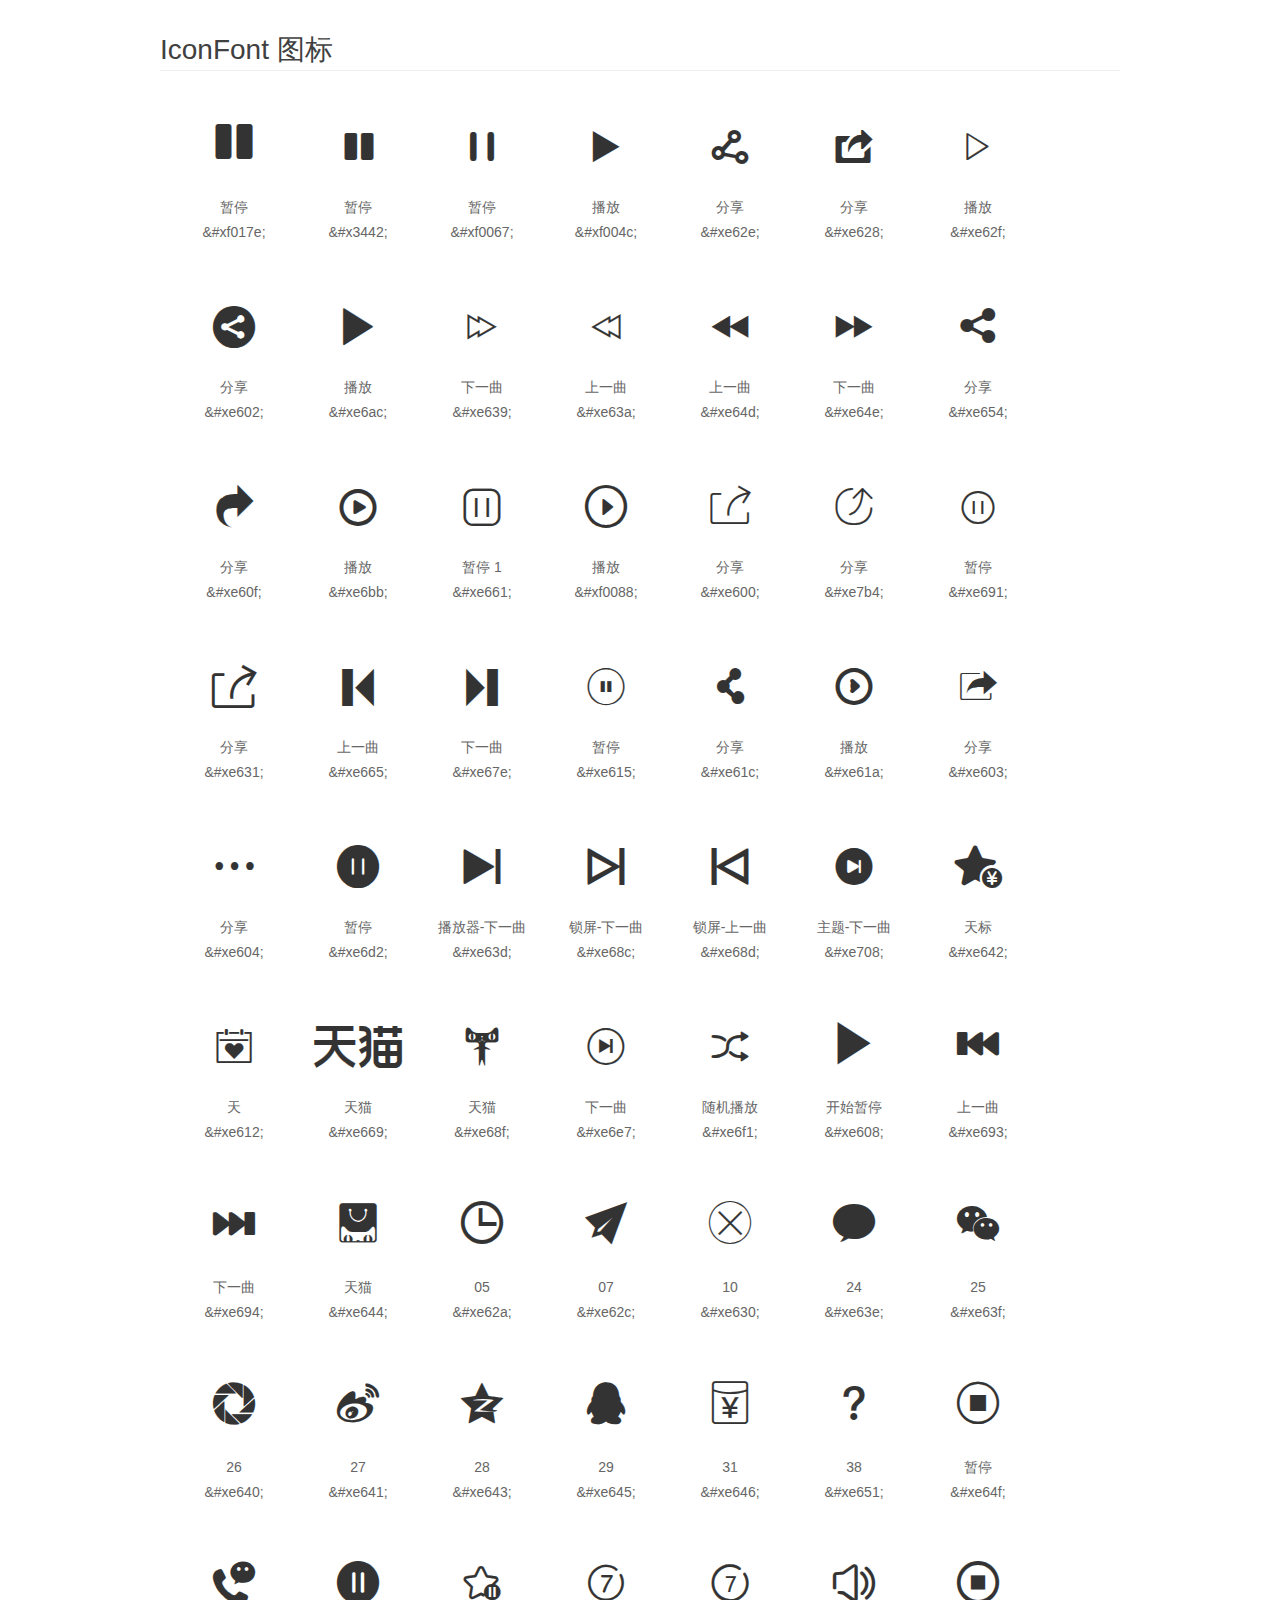
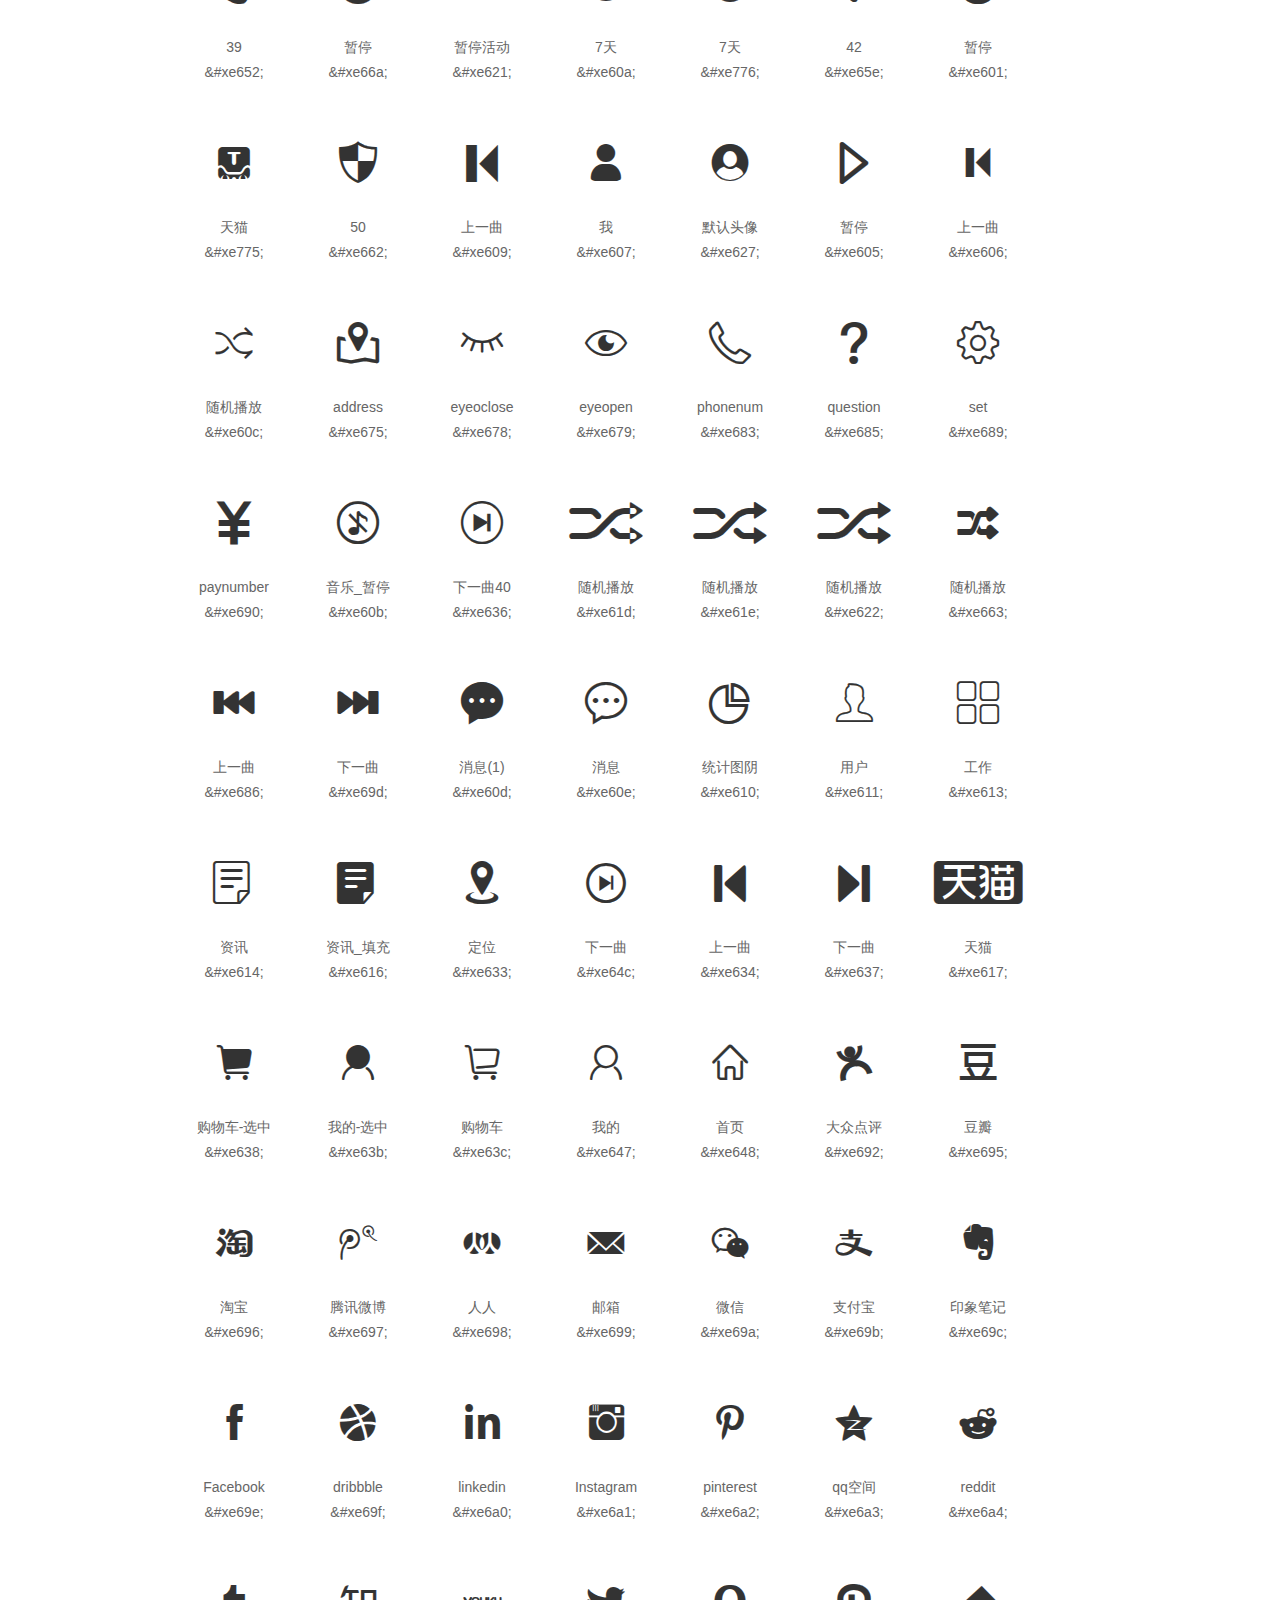
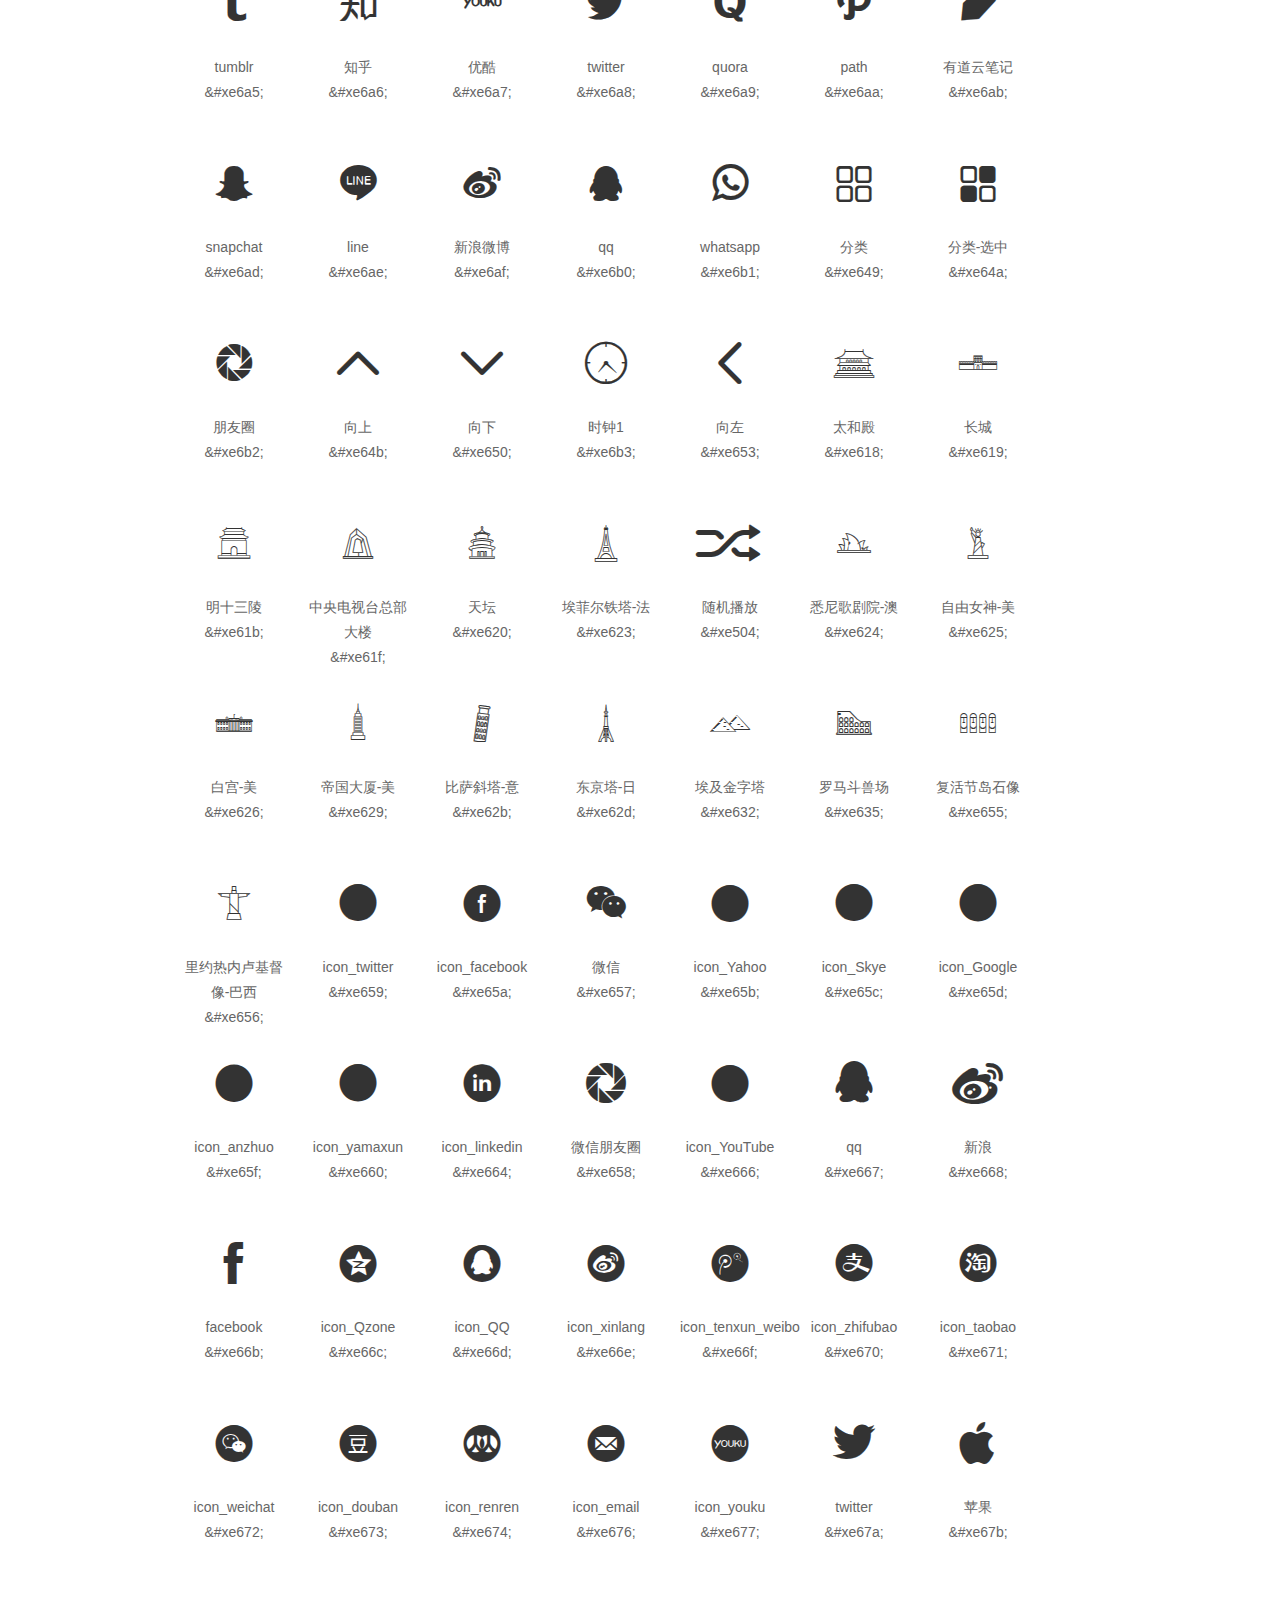
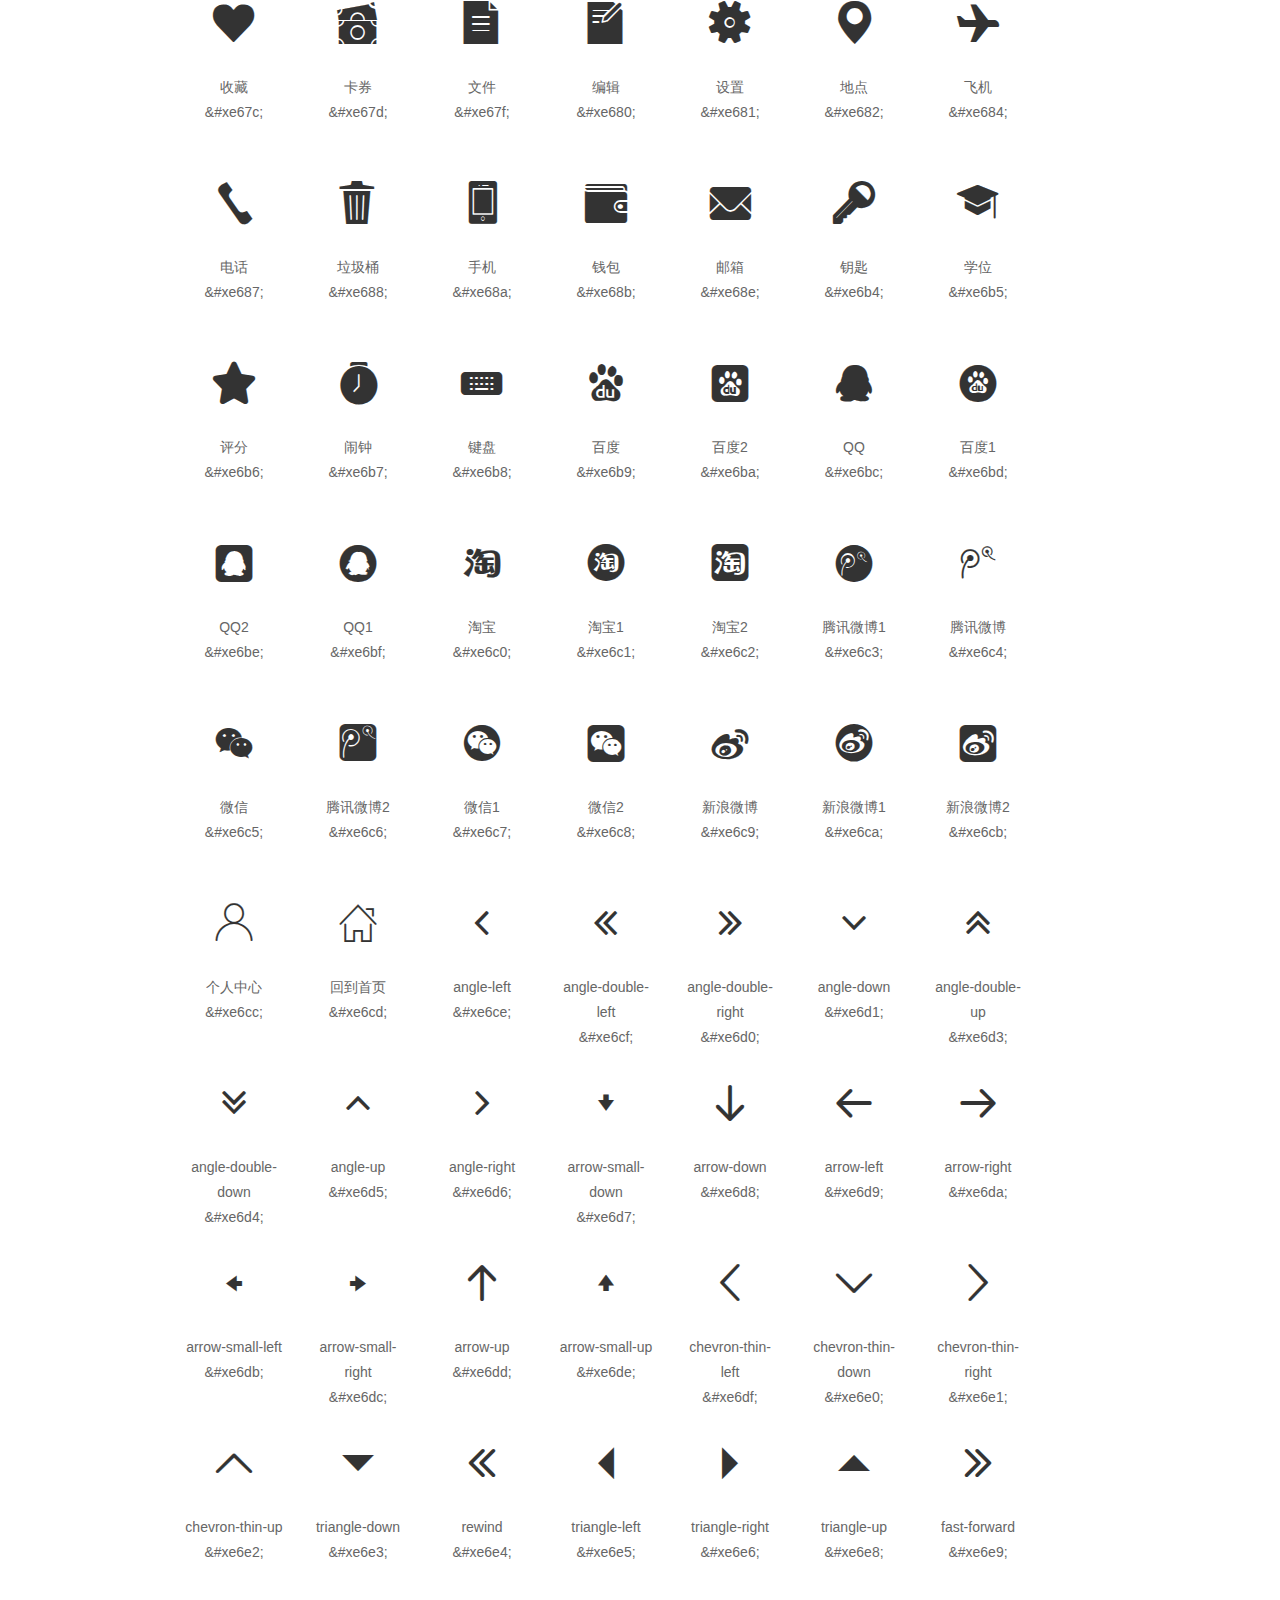
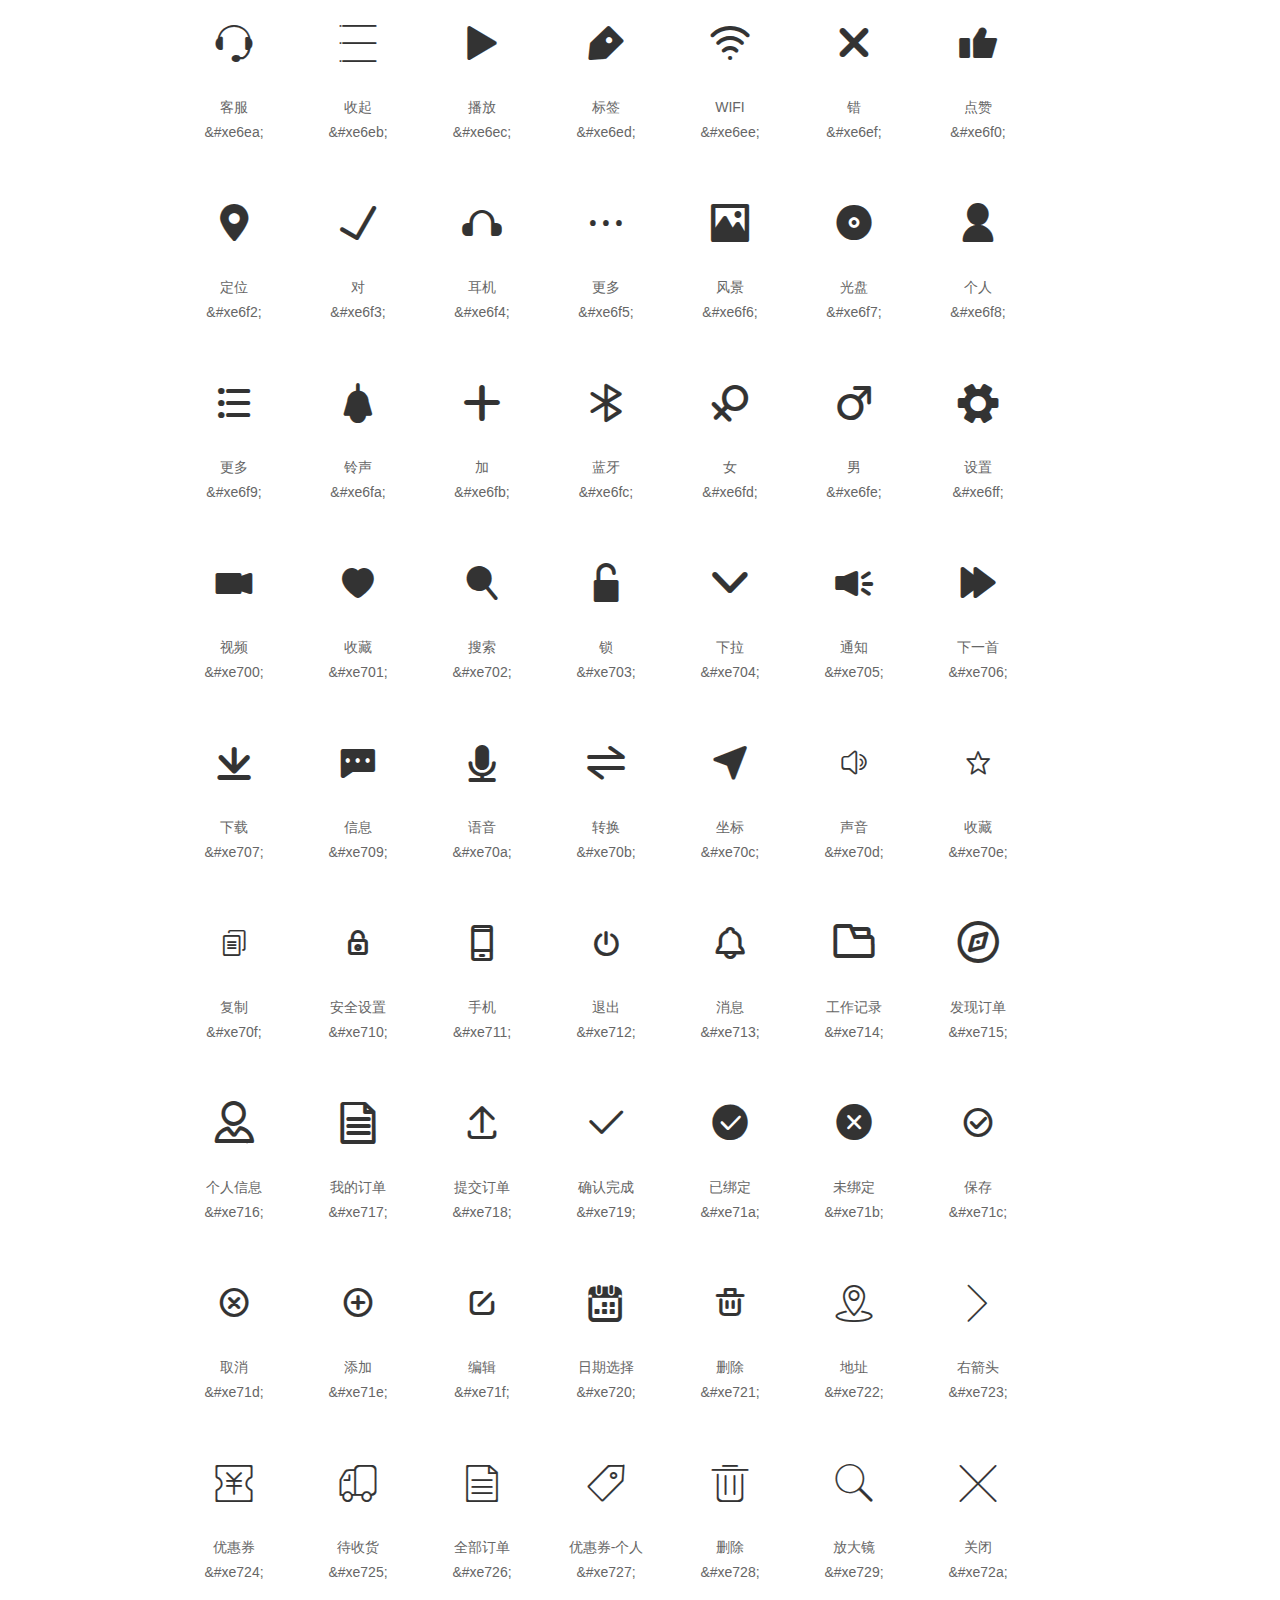
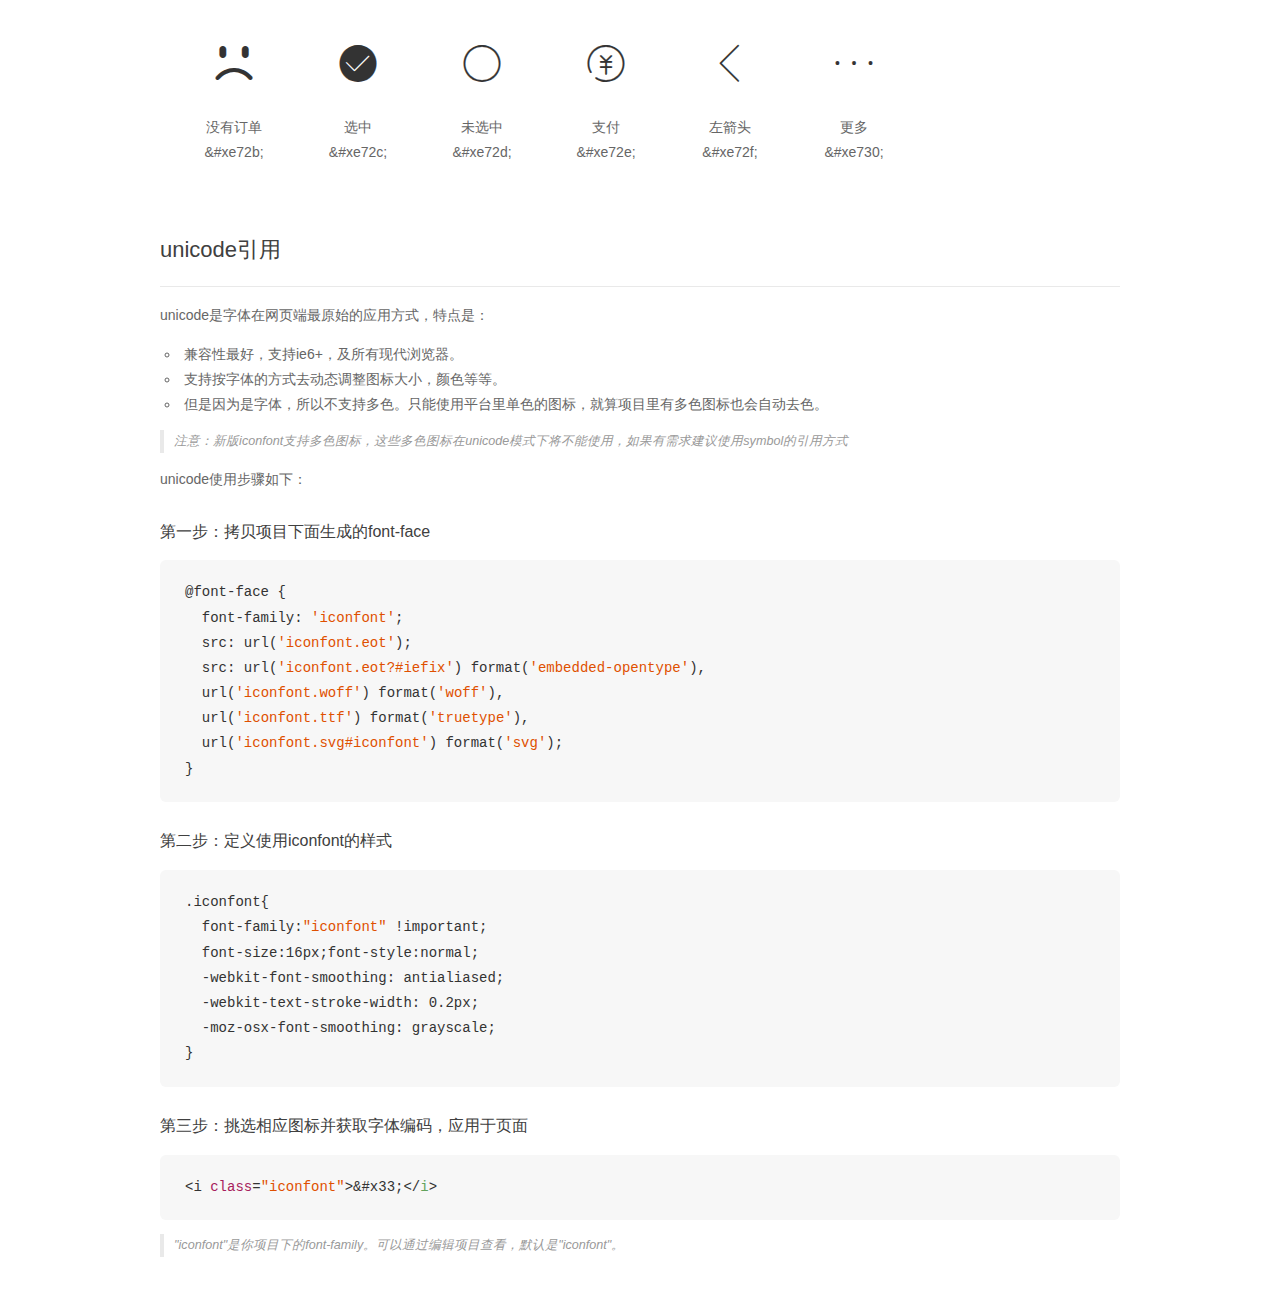
<file: fonts/demo_unicode.html>
<!DOCTYPE html>
<html>
<head>
    <meta charset="utf-8"/>
    <title>IconFont</title>
    <link rel="stylesheet" href="demo.css">

    <style type="text/css">

        @font-face {font-family: "iconfont";
          src: url('iconfont.eot'); /* IE9*/
          src: url('iconfont.eot#iefix') format('embedded-opentype'), /* IE6-IE8 */
          url('iconfont.woff') format('woff'), /* chrome, firefox */
          url('iconfont.ttf') format('truetype'), /* chrome, firefox, opera, Safari, Android, iOS 4.2+*/
          url('iconfont.svg#iconfont') format('svg'); /* iOS 4.1- */
        }

        .iconfont {
          font-family:"iconfont" !important;
          font-size:16px;
          font-style:normal;
          -webkit-font-smoothing: antialiased;
          -webkit-text-stroke-width: 0.2px;
          -moz-osx-font-smoothing: grayscale;
        }

    </style>
</head>
<body>
    <div class="main markdown">
        <h1>IconFont 图标</h1>
        <ul class="icon_lists clear">
            
                <li>
                <i class="icon iconfont">&#xf017e;</i>
                    <div class="name">暂停</div>
                    <div class="code">&amp;#xf017e;</div>
                </li>
            
                <li>
                <i class="icon iconfont">&#x3442;</i>
                    <div class="name">暂停</div>
                    <div class="code">&amp;#x3442;</div>
                </li>
            
                <li>
                <i class="icon iconfont">&#xf0067;</i>
                    <div class="name">暂停</div>
                    <div class="code">&amp;#xf0067;</div>
                </li>
            
                <li>
                <i class="icon iconfont">&#xf004c;</i>
                    <div class="name">播放</div>
                    <div class="code">&amp;#xf004c;</div>
                </li>
            
                <li>
                <i class="icon iconfont">&#xe62e;</i>
                    <div class="name">分享</div>
                    <div class="code">&amp;#xe62e;</div>
                </li>
            
                <li>
                <i class="icon iconfont">&#xe628;</i>
                    <div class="name">分享</div>
                    <div class="code">&amp;#xe628;</div>
                </li>
            
                <li>
                <i class="icon iconfont">&#xe62f;</i>
                    <div class="name">播放</div>
                    <div class="code">&amp;#xe62f;</div>
                </li>
            
                <li>
                <i class="icon iconfont">&#xe602;</i>
                    <div class="name">分享</div>
                    <div class="code">&amp;#xe602;</div>
                </li>
            
                <li>
                <i class="icon iconfont">&#xe6ac;</i>
                    <div class="name">播放</div>
                    <div class="code">&amp;#xe6ac;</div>
                </li>
            
                <li>
                <i class="icon iconfont">&#xe639;</i>
                    <div class="name">下一曲</div>
                    <div class="code">&amp;#xe639;</div>
                </li>
            
                <li>
                <i class="icon iconfont">&#xe63a;</i>
                    <div class="name">上一曲</div>
                    <div class="code">&amp;#xe63a;</div>
                </li>
            
                <li>
                <i class="icon iconfont">&#xe64d;</i>
                    <div class="name">上一曲</div>
                    <div class="code">&amp;#xe64d;</div>
                </li>
            
                <li>
                <i class="icon iconfont">&#xe64e;</i>
                    <div class="name">下一曲</div>
                    <div class="code">&amp;#xe64e;</div>
                </li>
            
                <li>
                <i class="icon iconfont">&#xe654;</i>
                    <div class="name">分享</div>
                    <div class="code">&amp;#xe654;</div>
                </li>
            
                <li>
                <i class="icon iconfont">&#xe60f;</i>
                    <div class="name">分享</div>
                    <div class="code">&amp;#xe60f;</div>
                </li>
            
                <li>
                <i class="icon iconfont">&#xe6bb;</i>
                    <div class="name">播放</div>
                    <div class="code">&amp;#xe6bb;</div>
                </li>
            
                <li>
                <i class="icon iconfont">&#xe661;</i>
                    <div class="name">暂停 1</div>
                    <div class="code">&amp;#xe661;</div>
                </li>
            
                <li>
                <i class="icon iconfont">&#xf0088;</i>
                    <div class="name">播放</div>
                    <div class="code">&amp;#xf0088;</div>
                </li>
            
                <li>
                <i class="icon iconfont">&#xe600;</i>
                    <div class="name">分享</div>
                    <div class="code">&amp;#xe600;</div>
                </li>
            
                <li>
                <i class="icon iconfont">&#xe7b4;</i>
                    <div class="name">分享</div>
                    <div class="code">&amp;#xe7b4;</div>
                </li>
            
                <li>
                <i class="icon iconfont">&#xe691;</i>
                    <div class="name">暂停</div>
                    <div class="code">&amp;#xe691;</div>
                </li>
            
                <li>
                <i class="icon iconfont">&#xe631;</i>
                    <div class="name">分享</div>
                    <div class="code">&amp;#xe631;</div>
                </li>
            
                <li>
                <i class="icon iconfont">&#xe665;</i>
                    <div class="name">上一曲</div>
                    <div class="code">&amp;#xe665;</div>
                </li>
            
                <li>
                <i class="icon iconfont">&#xe67e;</i>
                    <div class="name">下一曲</div>
                    <div class="code">&amp;#xe67e;</div>
                </li>
            
                <li>
                <i class="icon iconfont">&#xe615;</i>
                    <div class="name">暂停</div>
                    <div class="code">&amp;#xe615;</div>
                </li>
            
                <li>
                <i class="icon iconfont">&#xe61c;</i>
                    <div class="name">分享</div>
                    <div class="code">&amp;#xe61c;</div>
                </li>
            
                <li>
                <i class="icon iconfont">&#xe61a;</i>
                    <div class="name">播放</div>
                    <div class="code">&amp;#xe61a;</div>
                </li>
            
                <li>
                <i class="icon iconfont">&#xe603;</i>
                    <div class="name">分享</div>
                    <div class="code">&amp;#xe603;</div>
                </li>
            
                <li>
                <i class="icon iconfont">&#xe604;</i>
                    <div class="name">分享</div>
                    <div class="code">&amp;#xe604;</div>
                </li>
            
                <li>
                <i class="icon iconfont">&#xe6d2;</i>
                    <div class="name">暂停</div>
                    <div class="code">&amp;#xe6d2;</div>
                </li>
            
                <li>
                <i class="icon iconfont">&#xe63d;</i>
                    <div class="name">播放器-下一曲</div>
                    <div class="code">&amp;#xe63d;</div>
                </li>
            
                <li>
                <i class="icon iconfont">&#xe68c;</i>
                    <div class="name">锁屏-下一曲</div>
                    <div class="code">&amp;#xe68c;</div>
                </li>
            
                <li>
                <i class="icon iconfont">&#xe68d;</i>
                    <div class="name">锁屏-上一曲</div>
                    <div class="code">&amp;#xe68d;</div>
                </li>
            
                <li>
                <i class="icon iconfont">&#xe708;</i>
                    <div class="name">主题-下一曲</div>
                    <div class="code">&amp;#xe708;</div>
                </li>
            
                <li>
                <i class="icon iconfont">&#xe642;</i>
                    <div class="name">天标</div>
                    <div class="code">&amp;#xe642;</div>
                </li>
            
                <li>
                <i class="icon iconfont">&#xe612;</i>
                    <div class="name">天</div>
                    <div class="code">&amp;#xe612;</div>
                </li>
            
                <li>
                <i class="icon iconfont">&#xe669;</i>
                    <div class="name">天猫</div>
                    <div class="code">&amp;#xe669;</div>
                </li>
            
                <li>
                <i class="icon iconfont">&#xe68f;</i>
                    <div class="name">天猫</div>
                    <div class="code">&amp;#xe68f;</div>
                </li>
            
                <li>
                <i class="icon iconfont">&#xe6e7;</i>
                    <div class="name">下一曲</div>
                    <div class="code">&amp;#xe6e7;</div>
                </li>
            
                <li>
                <i class="icon iconfont">&#xe6f1;</i>
                    <div class="name">随机播放</div>
                    <div class="code">&amp;#xe6f1;</div>
                </li>
            
                <li>
                <i class="icon iconfont">&#xe608;</i>
                    <div class="name">开始暂停</div>
                    <div class="code">&amp;#xe608;</div>
                </li>
            
                <li>
                <i class="icon iconfont">&#xe693;</i>
                    <div class="name">上一曲</div>
                    <div class="code">&amp;#xe693;</div>
                </li>
            
                <li>
                <i class="icon iconfont">&#xe694;</i>
                    <div class="name">下一曲</div>
                    <div class="code">&amp;#xe694;</div>
                </li>
            
                <li>
                <i class="icon iconfont">&#xe644;</i>
                    <div class="name">天猫</div>
                    <div class="code">&amp;#xe644;</div>
                </li>
            
                <li>
                <i class="icon iconfont">&#xe62a;</i>
                    <div class="name">05</div>
                    <div class="code">&amp;#xe62a;</div>
                </li>
            
                <li>
                <i class="icon iconfont">&#xe62c;</i>
                    <div class="name">07</div>
                    <div class="code">&amp;#xe62c;</div>
                </li>
            
                <li>
                <i class="icon iconfont">&#xe630;</i>
                    <div class="name">10</div>
                    <div class="code">&amp;#xe630;</div>
                </li>
            
                <li>
                <i class="icon iconfont">&#xe63e;</i>
                    <div class="name">24</div>
                    <div class="code">&amp;#xe63e;</div>
                </li>
            
                <li>
                <i class="icon iconfont">&#xe63f;</i>
                    <div class="name">25</div>
                    <div class="code">&amp;#xe63f;</div>
                </li>
            
                <li>
                <i class="icon iconfont">&#xe640;</i>
                    <div class="name">26</div>
                    <div class="code">&amp;#xe640;</div>
                </li>
            
                <li>
                <i class="icon iconfont">&#xe641;</i>
                    <div class="name">27</div>
                    <div class="code">&amp;#xe641;</div>
                </li>
            
                <li>
                <i class="icon iconfont">&#xe643;</i>
                    <div class="name">28</div>
                    <div class="code">&amp;#xe643;</div>
                </li>
            
                <li>
                <i class="icon iconfont">&#xe645;</i>
                    <div class="name">29</div>
                    <div class="code">&amp;#xe645;</div>
                </li>
            
                <li>
                <i class="icon iconfont">&#xe646;</i>
                    <div class="name">31</div>
                    <div class="code">&amp;#xe646;</div>
                </li>
            
                <li>
                <i class="icon iconfont">&#xe651;</i>
                    <div class="name">38</div>
                    <div class="code">&amp;#xe651;</div>
                </li>
            
                <li>
                <i class="icon iconfont">&#xe64f;</i>
                    <div class="name">暂停</div>
                    <div class="code">&amp;#xe64f;</div>
                </li>
            
                <li>
                <i class="icon iconfont">&#xe652;</i>
                    <div class="name">39</div>
                    <div class="code">&amp;#xe652;</div>
                </li>
            
                <li>
                <i class="icon iconfont">&#xe66a;</i>
                    <div class="name">暂停</div>
                    <div class="code">&amp;#xe66a;</div>
                </li>
            
                <li>
                <i class="icon iconfont">&#xe621;</i>
                    <div class="name">暂停活动</div>
                    <div class="code">&amp;#xe621;</div>
                </li>
            
                <li>
                <i class="icon iconfont">&#xe60a;</i>
                    <div class="name">7天</div>
                    <div class="code">&amp;#xe60a;</div>
                </li>
            
                <li>
                <i class="icon iconfont">&#xe776;</i>
                    <div class="name">7天</div>
                    <div class="code">&amp;#xe776;</div>
                </li>
            
                <li>
                <i class="icon iconfont">&#xe65e;</i>
                    <div class="name">42</div>
                    <div class="code">&amp;#xe65e;</div>
                </li>
            
                <li>
                <i class="icon iconfont">&#xe601;</i>
                    <div class="name">暂停</div>
                    <div class="code">&amp;#xe601;</div>
                </li>
            
                <li>
                <i class="icon iconfont">&#xe775;</i>
                    <div class="name">天猫</div>
                    <div class="code">&amp;#xe775;</div>
                </li>
            
                <li>
                <i class="icon iconfont">&#xe662;</i>
                    <div class="name">50</div>
                    <div class="code">&amp;#xe662;</div>
                </li>
            
                <li>
                <i class="icon iconfont">&#xe609;</i>
                    <div class="name">上一曲</div>
                    <div class="code">&amp;#xe609;</div>
                </li>
            
                <li>
                <i class="icon iconfont">&#xe607;</i>
                    <div class="name">我</div>
                    <div class="code">&amp;#xe607;</div>
                </li>
            
                <li>
                <i class="icon iconfont">&#xe627;</i>
                    <div class="name">默认头像</div>
                    <div class="code">&amp;#xe627;</div>
                </li>
            
                <li>
                <i class="icon iconfont">&#xe605;</i>
                    <div class="name">暂停</div>
                    <div class="code">&amp;#xe605;</div>
                </li>
            
                <li>
                <i class="icon iconfont">&#xe606;</i>
                    <div class="name">上一曲</div>
                    <div class="code">&amp;#xe606;</div>
                </li>
            
                <li>
                <i class="icon iconfont">&#xe60c;</i>
                    <div class="name">随机播放</div>
                    <div class="code">&amp;#xe60c;</div>
                </li>
            
                <li>
                <i class="icon iconfont">&#xe675;</i>
                    <div class="name">address</div>
                    <div class="code">&amp;#xe675;</div>
                </li>
            
                <li>
                <i class="icon iconfont">&#xe678;</i>
                    <div class="name">eyeoclose</div>
                    <div class="code">&amp;#xe678;</div>
                </li>
            
                <li>
                <i class="icon iconfont">&#xe679;</i>
                    <div class="name">eyeopen</div>
                    <div class="code">&amp;#xe679;</div>
                </li>
            
                <li>
                <i class="icon iconfont">&#xe683;</i>
                    <div class="name">phonenum</div>
                    <div class="code">&amp;#xe683;</div>
                </li>
            
                <li>
                <i class="icon iconfont">&#xe685;</i>
                    <div class="name">question</div>
                    <div class="code">&amp;#xe685;</div>
                </li>
            
                <li>
                <i class="icon iconfont">&#xe689;</i>
                    <div class="name">set</div>
                    <div class="code">&amp;#xe689;</div>
                </li>
            
                <li>
                <i class="icon iconfont">&#xe690;</i>
                    <div class="name">paynumber</div>
                    <div class="code">&amp;#xe690;</div>
                </li>
            
                <li>
                <i class="icon iconfont">&#xe60b;</i>
                    <div class="name">音乐_暂停</div>
                    <div class="code">&amp;#xe60b;</div>
                </li>
            
                <li>
                <i class="icon iconfont">&#xe636;</i>
                    <div class="name">下一曲40</div>
                    <div class="code">&amp;#xe636;</div>
                </li>
            
                <li>
                <i class="icon iconfont">&#xe61d;</i>
                    <div class="name">随机播放</div>
                    <div class="code">&amp;#xe61d;</div>
                </li>
            
                <li>
                <i class="icon iconfont">&#xe61e;</i>
                    <div class="name">随机播放</div>
                    <div class="code">&amp;#xe61e;</div>
                </li>
            
                <li>
                <i class="icon iconfont">&#xe622;</i>
                    <div class="name">随机播放</div>
                    <div class="code">&amp;#xe622;</div>
                </li>
            
                <li>
                <i class="icon iconfont">&#xe663;</i>
                    <div class="name">随机播放</div>
                    <div class="code">&amp;#xe663;</div>
                </li>
            
                <li>
                <i class="icon iconfont">&#xe686;</i>
                    <div class="name">上一曲</div>
                    <div class="code">&amp;#xe686;</div>
                </li>
            
                <li>
                <i class="icon iconfont">&#xe69d;</i>
                    <div class="name">下一曲</div>
                    <div class="code">&amp;#xe69d;</div>
                </li>
            
                <li>
                <i class="icon iconfont">&#xe60d;</i>
                    <div class="name">消息(1)</div>
                    <div class="code">&amp;#xe60d;</div>
                </li>
            
                <li>
                <i class="icon iconfont">&#xe60e;</i>
                    <div class="name">消息</div>
                    <div class="code">&amp;#xe60e;</div>
                </li>
            
                <li>
                <i class="icon iconfont">&#xe610;</i>
                    <div class="name">统计图阴</div>
                    <div class="code">&amp;#xe610;</div>
                </li>
            
                <li>
                <i class="icon iconfont">&#xe611;</i>
                    <div class="name">用户</div>
                    <div class="code">&amp;#xe611;</div>
                </li>
            
                <li>
                <i class="icon iconfont">&#xe613;</i>
                    <div class="name">工作</div>
                    <div class="code">&amp;#xe613;</div>
                </li>
            
                <li>
                <i class="icon iconfont">&#xe614;</i>
                    <div class="name">资讯</div>
                    <div class="code">&amp;#xe614;</div>
                </li>
            
                <li>
                <i class="icon iconfont">&#xe616;</i>
                    <div class="name">资讯_填充</div>
                    <div class="code">&amp;#xe616;</div>
                </li>
            
                <li>
                <i class="icon iconfont">&#xe633;</i>
                    <div class="name">定位</div>
                    <div class="code">&amp;#xe633;</div>
                </li>
            
                <li>
                <i class="icon iconfont">&#xe64c;</i>
                    <div class="name">下一曲</div>
                    <div class="code">&amp;#xe64c;</div>
                </li>
            
                <li>
                <i class="icon iconfont">&#xe634;</i>
                    <div class="name">上一曲</div>
                    <div class="code">&amp;#xe634;</div>
                </li>
            
                <li>
                <i class="icon iconfont">&#xe637;</i>
                    <div class="name">下一曲</div>
                    <div class="code">&amp;#xe637;</div>
                </li>
            
                <li>
                <i class="icon iconfont">&#xe617;</i>
                    <div class="name">天猫</div>
                    <div class="code">&amp;#xe617;</div>
                </li>
            
                <li>
                <i class="icon iconfont">&#xe638;</i>
                    <div class="name">购物车-选中</div>
                    <div class="code">&amp;#xe638;</div>
                </li>
            
                <li>
                <i class="icon iconfont">&#xe63b;</i>
                    <div class="name">我的-选中</div>
                    <div class="code">&amp;#xe63b;</div>
                </li>
            
                <li>
                <i class="icon iconfont">&#xe63c;</i>
                    <div class="name">购物车</div>
                    <div class="code">&amp;#xe63c;</div>
                </li>
            
                <li>
                <i class="icon iconfont">&#xe647;</i>
                    <div class="name">我的</div>
                    <div class="code">&amp;#xe647;</div>
                </li>
            
                <li>
                <i class="icon iconfont">&#xe648;</i>
                    <div class="name">首页</div>
                    <div class="code">&amp;#xe648;</div>
                </li>
            
                <li>
                <i class="icon iconfont">&#xe692;</i>
                    <div class="name">大众点评</div>
                    <div class="code">&amp;#xe692;</div>
                </li>
            
                <li>
                <i class="icon iconfont">&#xe695;</i>
                    <div class="name">豆瓣</div>
                    <div class="code">&amp;#xe695;</div>
                </li>
            
                <li>
                <i class="icon iconfont">&#xe696;</i>
                    <div class="name">淘宝</div>
                    <div class="code">&amp;#xe696;</div>
                </li>
            
                <li>
                <i class="icon iconfont">&#xe697;</i>
                    <div class="name">腾讯微博</div>
                    <div class="code">&amp;#xe697;</div>
                </li>
            
                <li>
                <i class="icon iconfont">&#xe698;</i>
                    <div class="name">人人</div>
                    <div class="code">&amp;#xe698;</div>
                </li>
            
                <li>
                <i class="icon iconfont">&#xe699;</i>
                    <div class="name">邮箱</div>
                    <div class="code">&amp;#xe699;</div>
                </li>
            
                <li>
                <i class="icon iconfont">&#xe69a;</i>
                    <div class="name">微信</div>
                    <div class="code">&amp;#xe69a;</div>
                </li>
            
                <li>
                <i class="icon iconfont">&#xe69b;</i>
                    <div class="name">支付宝</div>
                    <div class="code">&amp;#xe69b;</div>
                </li>
            
                <li>
                <i class="icon iconfont">&#xe69c;</i>
                    <div class="name">印象笔记</div>
                    <div class="code">&amp;#xe69c;</div>
                </li>
            
                <li>
                <i class="icon iconfont">&#xe69e;</i>
                    <div class="name">Facebook</div>
                    <div class="code">&amp;#xe69e;</div>
                </li>
            
                <li>
                <i class="icon iconfont">&#xe69f;</i>
                    <div class="name">dribbble</div>
                    <div class="code">&amp;#xe69f;</div>
                </li>
            
                <li>
                <i class="icon iconfont">&#xe6a0;</i>
                    <div class="name">linkedin</div>
                    <div class="code">&amp;#xe6a0;</div>
                </li>
            
                <li>
                <i class="icon iconfont">&#xe6a1;</i>
                    <div class="name">Instagram</div>
                    <div class="code">&amp;#xe6a1;</div>
                </li>
            
                <li>
                <i class="icon iconfont">&#xe6a2;</i>
                    <div class="name">pinterest</div>
                    <div class="code">&amp;#xe6a2;</div>
                </li>
            
                <li>
                <i class="icon iconfont">&#xe6a3;</i>
                    <div class="name">qq空间</div>
                    <div class="code">&amp;#xe6a3;</div>
                </li>
            
                <li>
                <i class="icon iconfont">&#xe6a4;</i>
                    <div class="name">reddit</div>
                    <div class="code">&amp;#xe6a4;</div>
                </li>
            
                <li>
                <i class="icon iconfont">&#xe6a5;</i>
                    <div class="name">tumblr</div>
                    <div class="code">&amp;#xe6a5;</div>
                </li>
            
                <li>
                <i class="icon iconfont">&#xe6a6;</i>
                    <div class="name">知乎</div>
                    <div class="code">&amp;#xe6a6;</div>
                </li>
            
                <li>
                <i class="icon iconfont">&#xe6a7;</i>
                    <div class="name">优酷</div>
                    <div class="code">&amp;#xe6a7;</div>
                </li>
            
                <li>
                <i class="icon iconfont">&#xe6a8;</i>
                    <div class="name">twitter</div>
                    <div class="code">&amp;#xe6a8;</div>
                </li>
            
                <li>
                <i class="icon iconfont">&#xe6a9;</i>
                    <div class="name">quora</div>
                    <div class="code">&amp;#xe6a9;</div>
                </li>
            
                <li>
                <i class="icon iconfont">&#xe6aa;</i>
                    <div class="name">path</div>
                    <div class="code">&amp;#xe6aa;</div>
                </li>
            
                <li>
                <i class="icon iconfont">&#xe6ab;</i>
                    <div class="name">有道云笔记</div>
                    <div class="code">&amp;#xe6ab;</div>
                </li>
            
                <li>
                <i class="icon iconfont">&#xe6ad;</i>
                    <div class="name">snapchat</div>
                    <div class="code">&amp;#xe6ad;</div>
                </li>
            
                <li>
                <i class="icon iconfont">&#xe6ae;</i>
                    <div class="name">line</div>
                    <div class="code">&amp;#xe6ae;</div>
                </li>
            
                <li>
                <i class="icon iconfont">&#xe6af;</i>
                    <div class="name">新浪微博</div>
                    <div class="code">&amp;#xe6af;</div>
                </li>
            
                <li>
                <i class="icon iconfont">&#xe6b0;</i>
                    <div class="name">qq</div>
                    <div class="code">&amp;#xe6b0;</div>
                </li>
            
                <li>
                <i class="icon iconfont">&#xe6b1;</i>
                    <div class="name">whatsapp</div>
                    <div class="code">&amp;#xe6b1;</div>
                </li>
            
                <li>
                <i class="icon iconfont">&#xe649;</i>
                    <div class="name">分类</div>
                    <div class="code">&amp;#xe649;</div>
                </li>
            
                <li>
                <i class="icon iconfont">&#xe64a;</i>
                    <div class="name">分类-选中</div>
                    <div class="code">&amp;#xe64a;</div>
                </li>
            
                <li>
                <i class="icon iconfont">&#xe6b2;</i>
                    <div class="name">朋友圈</div>
                    <div class="code">&amp;#xe6b2;</div>
                </li>
            
                <li>
                <i class="icon iconfont">&#xe64b;</i>
                    <div class="name">向上</div>
                    <div class="code">&amp;#xe64b;</div>
                </li>
            
                <li>
                <i class="icon iconfont">&#xe650;</i>
                    <div class="name">向下</div>
                    <div class="code">&amp;#xe650;</div>
                </li>
            
                <li>
                <i class="icon iconfont">&#xe6b3;</i>
                    <div class="name">时钟1</div>
                    <div class="code">&amp;#xe6b3;</div>
                </li>
            
                <li>
                <i class="icon iconfont">&#xe653;</i>
                    <div class="name">向左</div>
                    <div class="code">&amp;#xe653;</div>
                </li>
            
                <li>
                <i class="icon iconfont">&#xe618;</i>
                    <div class="name">太和殿</div>
                    <div class="code">&amp;#xe618;</div>
                </li>
            
                <li>
                <i class="icon iconfont">&#xe619;</i>
                    <div class="name">长城</div>
                    <div class="code">&amp;#xe619;</div>
                </li>
            
                <li>
                <i class="icon iconfont">&#xe61b;</i>
                    <div class="name">明十三陵</div>
                    <div class="code">&amp;#xe61b;</div>
                </li>
            
                <li>
                <i class="icon iconfont">&#xe61f;</i>
                    <div class="name">中央电视台总部大楼</div>
                    <div class="code">&amp;#xe61f;</div>
                </li>
            
                <li>
                <i class="icon iconfont">&#xe620;</i>
                    <div class="name">天坛</div>
                    <div class="code">&amp;#xe620;</div>
                </li>
            
                <li>
                <i class="icon iconfont">&#xe623;</i>
                    <div class="name">埃菲尔铁塔-法</div>
                    <div class="code">&amp;#xe623;</div>
                </li>
            
                <li>
                <i class="icon iconfont">&#xe504;</i>
                    <div class="name">随机播放</div>
                    <div class="code">&amp;#xe504;</div>
                </li>
            
                <li>
                <i class="icon iconfont">&#xe624;</i>
                    <div class="name">悉尼歌剧院-澳</div>
                    <div class="code">&amp;#xe624;</div>
                </li>
            
                <li>
                <i class="icon iconfont">&#xe625;</i>
                    <div class="name">自由女神-美</div>
                    <div class="code">&amp;#xe625;</div>
                </li>
            
                <li>
                <i class="icon iconfont">&#xe626;</i>
                    <div class="name">白宫-美</div>
                    <div class="code">&amp;#xe626;</div>
                </li>
            
                <li>
                <i class="icon iconfont">&#xe629;</i>
                    <div class="name">帝国大厦-美</div>
                    <div class="code">&amp;#xe629;</div>
                </li>
            
                <li>
                <i class="icon iconfont">&#xe62b;</i>
                    <div class="name">比萨斜塔-意</div>
                    <div class="code">&amp;#xe62b;</div>
                </li>
            
                <li>
                <i class="icon iconfont">&#xe62d;</i>
                    <div class="name">东京塔-日</div>
                    <div class="code">&amp;#xe62d;</div>
                </li>
            
                <li>
                <i class="icon iconfont">&#xe632;</i>
                    <div class="name">埃及金字塔</div>
                    <div class="code">&amp;#xe632;</div>
                </li>
            
                <li>
                <i class="icon iconfont">&#xe635;</i>
                    <div class="name">罗马斗兽场</div>
                    <div class="code">&amp;#xe635;</div>
                </li>
            
                <li>
                <i class="icon iconfont">&#xe655;</i>
                    <div class="name">复活节岛石像</div>
                    <div class="code">&amp;#xe655;</div>
                </li>
            
                <li>
                <i class="icon iconfont">&#xe656;</i>
                    <div class="name">里约热内卢基督像-巴西</div>
                    <div class="code">&amp;#xe656;</div>
                </li>
            
                <li>
                <i class="icon iconfont">&#xe659;</i>
                    <div class="name">icon_twitter</div>
                    <div class="code">&amp;#xe659;</div>
                </li>
            
                <li>
                <i class="icon iconfont">&#xe65a;</i>
                    <div class="name">icon_facebook</div>
                    <div class="code">&amp;#xe65a;</div>
                </li>
            
                <li>
                <i class="icon iconfont">&#xe657;</i>
                    <div class="name">微信</div>
                    <div class="code">&amp;#xe657;</div>
                </li>
            
                <li>
                <i class="icon iconfont">&#xe65b;</i>
                    <div class="name">icon_Yahoo</div>
                    <div class="code">&amp;#xe65b;</div>
                </li>
            
                <li>
                <i class="icon iconfont">&#xe65c;</i>
                    <div class="name">icon_Skye</div>
                    <div class="code">&amp;#xe65c;</div>
                </li>
            
                <li>
                <i class="icon iconfont">&#xe65d;</i>
                    <div class="name">icon_Google</div>
                    <div class="code">&amp;#xe65d;</div>
                </li>
            
                <li>
                <i class="icon iconfont">&#xe65f;</i>
                    <div class="name">icon_anzhuo</div>
                    <div class="code">&amp;#xe65f;</div>
                </li>
            
                <li>
                <i class="icon iconfont">&#xe660;</i>
                    <div class="name">icon_yamaxun</div>
                    <div class="code">&amp;#xe660;</div>
                </li>
            
                <li>
                <i class="icon iconfont">&#xe664;</i>
                    <div class="name">icon_linkedin</div>
                    <div class="code">&amp;#xe664;</div>
                </li>
            
                <li>
                <i class="icon iconfont">&#xe658;</i>
                    <div class="name">微信朋友圈</div>
                    <div class="code">&amp;#xe658;</div>
                </li>
            
                <li>
                <i class="icon iconfont">&#xe666;</i>
                    <div class="name">icon_YouTube</div>
                    <div class="code">&amp;#xe666;</div>
                </li>
            
                <li>
                <i class="icon iconfont">&#xe667;</i>
                    <div class="name">qq</div>
                    <div class="code">&amp;#xe667;</div>
                </li>
            
                <li>
                <i class="icon iconfont">&#xe668;</i>
                    <div class="name">新浪</div>
                    <div class="code">&amp;#xe668;</div>
                </li>
            
                <li>
                <i class="icon iconfont">&#xe66b;</i>
                    <div class="name">facebook</div>
                    <div class="code">&amp;#xe66b;</div>
                </li>
            
                <li>
                <i class="icon iconfont">&#xe66c;</i>
                    <div class="name">icon_Qzone</div>
                    <div class="code">&amp;#xe66c;</div>
                </li>
            
                <li>
                <i class="icon iconfont">&#xe66d;</i>
                    <div class="name">icon_QQ</div>
                    <div class="code">&amp;#xe66d;</div>
                </li>
            
                <li>
                <i class="icon iconfont">&#xe66e;</i>
                    <div class="name">icon_xinlang</div>
                    <div class="code">&amp;#xe66e;</div>
                </li>
            
                <li>
                <i class="icon iconfont">&#xe66f;</i>
                    <div class="name">icon_tenxun_weibo</div>
                    <div class="code">&amp;#xe66f;</div>
                </li>
            
                <li>
                <i class="icon iconfont">&#xe670;</i>
                    <div class="name">icon_zhifubao</div>
                    <div class="code">&amp;#xe670;</div>
                </li>
            
                <li>
                <i class="icon iconfont">&#xe671;</i>
                    <div class="name">icon_taobao</div>
                    <div class="code">&amp;#xe671;</div>
                </li>
            
                <li>
                <i class="icon iconfont">&#xe672;</i>
                    <div class="name">icon_weichat</div>
                    <div class="code">&amp;#xe672;</div>
                </li>
            
                <li>
                <i class="icon iconfont">&#xe673;</i>
                    <div class="name">icon_douban</div>
                    <div class="code">&amp;#xe673;</div>
                </li>
            
                <li>
                <i class="icon iconfont">&#xe674;</i>
                    <div class="name">icon_renren</div>
                    <div class="code">&amp;#xe674;</div>
                </li>
            
                <li>
                <i class="icon iconfont">&#xe676;</i>
                    <div class="name">icon_email</div>
                    <div class="code">&amp;#xe676;</div>
                </li>
            
                <li>
                <i class="icon iconfont">&#xe677;</i>
                    <div class="name">icon_youku</div>
                    <div class="code">&amp;#xe677;</div>
                </li>
            
                <li>
                <i class="icon iconfont">&#xe67a;</i>
                    <div class="name">twitter</div>
                    <div class="code">&amp;#xe67a;</div>
                </li>
            
                <li>
                <i class="icon iconfont">&#xe67b;</i>
                    <div class="name">苹果</div>
                    <div class="code">&amp;#xe67b;</div>
                </li>
            
                <li>
                <i class="icon iconfont">&#xe67c;</i>
                    <div class="name">收藏</div>
                    <div class="code">&amp;#xe67c;</div>
                </li>
            
                <li>
                <i class="icon iconfont">&#xe67d;</i>
                    <div class="name">卡券</div>
                    <div class="code">&amp;#xe67d;</div>
                </li>
            
                <li>
                <i class="icon iconfont">&#xe67f;</i>
                    <div class="name">文件</div>
                    <div class="code">&amp;#xe67f;</div>
                </li>
            
                <li>
                <i class="icon iconfont">&#xe680;</i>
                    <div class="name">编辑</div>
                    <div class="code">&amp;#xe680;</div>
                </li>
            
                <li>
                <i class="icon iconfont">&#xe681;</i>
                    <div class="name">设置</div>
                    <div class="code">&amp;#xe681;</div>
                </li>
            
                <li>
                <i class="icon iconfont">&#xe682;</i>
                    <div class="name">地点</div>
                    <div class="code">&amp;#xe682;</div>
                </li>
            
                <li>
                <i class="icon iconfont">&#xe684;</i>
                    <div class="name">飞机</div>
                    <div class="code">&amp;#xe684;</div>
                </li>
            
                <li>
                <i class="icon iconfont">&#xe687;</i>
                    <div class="name">电话</div>
                    <div class="code">&amp;#xe687;</div>
                </li>
            
                <li>
                <i class="icon iconfont">&#xe688;</i>
                    <div class="name">垃圾桶</div>
                    <div class="code">&amp;#xe688;</div>
                </li>
            
                <li>
                <i class="icon iconfont">&#xe68a;</i>
                    <div class="name">手机</div>
                    <div class="code">&amp;#xe68a;</div>
                </li>
            
                <li>
                <i class="icon iconfont">&#xe68b;</i>
                    <div class="name">钱包</div>
                    <div class="code">&amp;#xe68b;</div>
                </li>
            
                <li>
                <i class="icon iconfont">&#xe68e;</i>
                    <div class="name">邮箱</div>
                    <div class="code">&amp;#xe68e;</div>
                </li>
            
                <li>
                <i class="icon iconfont">&#xe6b4;</i>
                    <div class="name">钥匙</div>
                    <div class="code">&amp;#xe6b4;</div>
                </li>
            
                <li>
                <i class="icon iconfont">&#xe6b5;</i>
                    <div class="name">学位</div>
                    <div class="code">&amp;#xe6b5;</div>
                </li>
            
                <li>
                <i class="icon iconfont">&#xe6b6;</i>
                    <div class="name">评分</div>
                    <div class="code">&amp;#xe6b6;</div>
                </li>
            
                <li>
                <i class="icon iconfont">&#xe6b7;</i>
                    <div class="name">闹钟</div>
                    <div class="code">&amp;#xe6b7;</div>
                </li>
            
                <li>
                <i class="icon iconfont">&#xe6b8;</i>
                    <div class="name">键盘</div>
                    <div class="code">&amp;#xe6b8;</div>
                </li>
            
                <li>
                <i class="icon iconfont">&#xe6b9;</i>
                    <div class="name">百度</div>
                    <div class="code">&amp;#xe6b9;</div>
                </li>
            
                <li>
                <i class="icon iconfont">&#xe6ba;</i>
                    <div class="name">百度2</div>
                    <div class="code">&amp;#xe6ba;</div>
                </li>
            
                <li>
                <i class="icon iconfont">&#xe6bc;</i>
                    <div class="name">QQ</div>
                    <div class="code">&amp;#xe6bc;</div>
                </li>
            
                <li>
                <i class="icon iconfont">&#xe6bd;</i>
                    <div class="name">百度1</div>
                    <div class="code">&amp;#xe6bd;</div>
                </li>
            
                <li>
                <i class="icon iconfont">&#xe6be;</i>
                    <div class="name">QQ2</div>
                    <div class="code">&amp;#xe6be;</div>
                </li>
            
                <li>
                <i class="icon iconfont">&#xe6bf;</i>
                    <div class="name">QQ1</div>
                    <div class="code">&amp;#xe6bf;</div>
                </li>
            
                <li>
                <i class="icon iconfont">&#xe6c0;</i>
                    <div class="name">淘宝</div>
                    <div class="code">&amp;#xe6c0;</div>
                </li>
            
                <li>
                <i class="icon iconfont">&#xe6c1;</i>
                    <div class="name">淘宝1</div>
                    <div class="code">&amp;#xe6c1;</div>
                </li>
            
                <li>
                <i class="icon iconfont">&#xe6c2;</i>
                    <div class="name">淘宝2</div>
                    <div class="code">&amp;#xe6c2;</div>
                </li>
            
                <li>
                <i class="icon iconfont">&#xe6c3;</i>
                    <div class="name">腾讯微博1</div>
                    <div class="code">&amp;#xe6c3;</div>
                </li>
            
                <li>
                <i class="icon iconfont">&#xe6c4;</i>
                    <div class="name">腾讯微博</div>
                    <div class="code">&amp;#xe6c4;</div>
                </li>
            
                <li>
                <i class="icon iconfont">&#xe6c5;</i>
                    <div class="name">微信</div>
                    <div class="code">&amp;#xe6c5;</div>
                </li>
            
                <li>
                <i class="icon iconfont">&#xe6c6;</i>
                    <div class="name">腾讯微博2</div>
                    <div class="code">&amp;#xe6c6;</div>
                </li>
            
                <li>
                <i class="icon iconfont">&#xe6c7;</i>
                    <div class="name">微信1</div>
                    <div class="code">&amp;#xe6c7;</div>
                </li>
            
                <li>
                <i class="icon iconfont">&#xe6c8;</i>
                    <div class="name">微信2</div>
                    <div class="code">&amp;#xe6c8;</div>
                </li>
            
                <li>
                <i class="icon iconfont">&#xe6c9;</i>
                    <div class="name">新浪微博</div>
                    <div class="code">&amp;#xe6c9;</div>
                </li>
            
                <li>
                <i class="icon iconfont">&#xe6ca;</i>
                    <div class="name">新浪微博1</div>
                    <div class="code">&amp;#xe6ca;</div>
                </li>
            
                <li>
                <i class="icon iconfont">&#xe6cb;</i>
                    <div class="name">新浪微博2</div>
                    <div class="code">&amp;#xe6cb;</div>
                </li>
            
                <li>
                <i class="icon iconfont">&#xe6cc;</i>
                    <div class="name">个人中心</div>
                    <div class="code">&amp;#xe6cc;</div>
                </li>
            
                <li>
                <i class="icon iconfont">&#xe6cd;</i>
                    <div class="name">回到首页</div>
                    <div class="code">&amp;#xe6cd;</div>
                </li>
            
                <li>
                <i class="icon iconfont">&#xe6ce;</i>
                    <div class="name">angle-left</div>
                    <div class="code">&amp;#xe6ce;</div>
                </li>
            
                <li>
                <i class="icon iconfont">&#xe6cf;</i>
                    <div class="name">angle-double-left</div>
                    <div class="code">&amp;#xe6cf;</div>
                </li>
            
                <li>
                <i class="icon iconfont">&#xe6d0;</i>
                    <div class="name">angle-double-right</div>
                    <div class="code">&amp;#xe6d0;</div>
                </li>
            
                <li>
                <i class="icon iconfont">&#xe6d1;</i>
                    <div class="name">angle-down</div>
                    <div class="code">&amp;#xe6d1;</div>
                </li>
            
                <li>
                <i class="icon iconfont">&#xe6d3;</i>
                    <div class="name">angle-double-up</div>
                    <div class="code">&amp;#xe6d3;</div>
                </li>
            
                <li>
                <i class="icon iconfont">&#xe6d4;</i>
                    <div class="name">angle-double-down</div>
                    <div class="code">&amp;#xe6d4;</div>
                </li>
            
                <li>
                <i class="icon iconfont">&#xe6d5;</i>
                    <div class="name">angle-up</div>
                    <div class="code">&amp;#xe6d5;</div>
                </li>
            
                <li>
                <i class="icon iconfont">&#xe6d6;</i>
                    <div class="name">angle-right</div>
                    <div class="code">&amp;#xe6d6;</div>
                </li>
            
                <li>
                <i class="icon iconfont">&#xe6d7;</i>
                    <div class="name">arrow-small-down</div>
                    <div class="code">&amp;#xe6d7;</div>
                </li>
            
                <li>
                <i class="icon iconfont">&#xe6d8;</i>
                    <div class="name">arrow-down</div>
                    <div class="code">&amp;#xe6d8;</div>
                </li>
            
                <li>
                <i class="icon iconfont">&#xe6d9;</i>
                    <div class="name">arrow-left</div>
                    <div class="code">&amp;#xe6d9;</div>
                </li>
            
                <li>
                <i class="icon iconfont">&#xe6da;</i>
                    <div class="name">arrow-right</div>
                    <div class="code">&amp;#xe6da;</div>
                </li>
            
                <li>
                <i class="icon iconfont">&#xe6db;</i>
                    <div class="name">arrow-small-left</div>
                    <div class="code">&amp;#xe6db;</div>
                </li>
            
                <li>
                <i class="icon iconfont">&#xe6dc;</i>
                    <div class="name">arrow-small-right</div>
                    <div class="code">&amp;#xe6dc;</div>
                </li>
            
                <li>
                <i class="icon iconfont">&#xe6dd;</i>
                    <div class="name">arrow-up</div>
                    <div class="code">&amp;#xe6dd;</div>
                </li>
            
                <li>
                <i class="icon iconfont">&#xe6de;</i>
                    <div class="name">arrow-small-up</div>
                    <div class="code">&amp;#xe6de;</div>
                </li>
            
                <li>
                <i class="icon iconfont">&#xe6df;</i>
                    <div class="name">chevron-thin-left</div>
                    <div class="code">&amp;#xe6df;</div>
                </li>
            
                <li>
                <i class="icon iconfont">&#xe6e0;</i>
                    <div class="name">chevron-thin-down</div>
                    <div class="code">&amp;#xe6e0;</div>
                </li>
            
                <li>
                <i class="icon iconfont">&#xe6e1;</i>
                    <div class="name">chevron-thin-right</div>
                    <div class="code">&amp;#xe6e1;</div>
                </li>
            
                <li>
                <i class="icon iconfont">&#xe6e2;</i>
                    <div class="name">chevron-thin-up</div>
                    <div class="code">&amp;#xe6e2;</div>
                </li>
            
                <li>
                <i class="icon iconfont">&#xe6e3;</i>
                    <div class="name">triangle-down</div>
                    <div class="code">&amp;#xe6e3;</div>
                </li>
            
                <li>
                <i class="icon iconfont">&#xe6e4;</i>
                    <div class="name">rewind</div>
                    <div class="code">&amp;#xe6e4;</div>
                </li>
            
                <li>
                <i class="icon iconfont">&#xe6e5;</i>
                    <div class="name">triangle-left</div>
                    <div class="code">&amp;#xe6e5;</div>
                </li>
            
                <li>
                <i class="icon iconfont">&#xe6e6;</i>
                    <div class="name">triangle-right</div>
                    <div class="code">&amp;#xe6e6;</div>
                </li>
            
                <li>
                <i class="icon iconfont">&#xe6e8;</i>
                    <div class="name">triangle-up</div>
                    <div class="code">&amp;#xe6e8;</div>
                </li>
            
                <li>
                <i class="icon iconfont">&#xe6e9;</i>
                    <div class="name">fast-forward</div>
                    <div class="code">&amp;#xe6e9;</div>
                </li>
            
                <li>
                <i class="icon iconfont">&#xe6ea;</i>
                    <div class="name">客服</div>
                    <div class="code">&amp;#xe6ea;</div>
                </li>
            
                <li>
                <i class="icon iconfont">&#xe6eb;</i>
                    <div class="name">收起</div>
                    <div class="code">&amp;#xe6eb;</div>
                </li>
            
                <li>
                <i class="icon iconfont">&#xe6ec;</i>
                    <div class="name">播放</div>
                    <div class="code">&amp;#xe6ec;</div>
                </li>
            
                <li>
                <i class="icon iconfont">&#xe6ed;</i>
                    <div class="name">标签</div>
                    <div class="code">&amp;#xe6ed;</div>
                </li>
            
                <li>
                <i class="icon iconfont">&#xe6ee;</i>
                    <div class="name">WIFI</div>
                    <div class="code">&amp;#xe6ee;</div>
                </li>
            
                <li>
                <i class="icon iconfont">&#xe6ef;</i>
                    <div class="name">错</div>
                    <div class="code">&amp;#xe6ef;</div>
                </li>
            
                <li>
                <i class="icon iconfont">&#xe6f0;</i>
                    <div class="name">点赞</div>
                    <div class="code">&amp;#xe6f0;</div>
                </li>
            
                <li>
                <i class="icon iconfont">&#xe6f2;</i>
                    <div class="name">定位</div>
                    <div class="code">&amp;#xe6f2;</div>
                </li>
            
                <li>
                <i class="icon iconfont">&#xe6f3;</i>
                    <div class="name">对</div>
                    <div class="code">&amp;#xe6f3;</div>
                </li>
            
                <li>
                <i class="icon iconfont">&#xe6f4;</i>
                    <div class="name">耳机</div>
                    <div class="code">&amp;#xe6f4;</div>
                </li>
            
                <li>
                <i class="icon iconfont">&#xe6f5;</i>
                    <div class="name">更多</div>
                    <div class="code">&amp;#xe6f5;</div>
                </li>
            
                <li>
                <i class="icon iconfont">&#xe6f6;</i>
                    <div class="name">风景</div>
                    <div class="code">&amp;#xe6f6;</div>
                </li>
            
                <li>
                <i class="icon iconfont">&#xe6f7;</i>
                    <div class="name">光盘</div>
                    <div class="code">&amp;#xe6f7;</div>
                </li>
            
                <li>
                <i class="icon iconfont">&#xe6f8;</i>
                    <div class="name">个人</div>
                    <div class="code">&amp;#xe6f8;</div>
                </li>
            
                <li>
                <i class="icon iconfont">&#xe6f9;</i>
                    <div class="name">更多</div>
                    <div class="code">&amp;#xe6f9;</div>
                </li>
            
                <li>
                <i class="icon iconfont">&#xe6fa;</i>
                    <div class="name">铃声</div>
                    <div class="code">&amp;#xe6fa;</div>
                </li>
            
                <li>
                <i class="icon iconfont">&#xe6fb;</i>
                    <div class="name">加</div>
                    <div class="code">&amp;#xe6fb;</div>
                </li>
            
                <li>
                <i class="icon iconfont">&#xe6fc;</i>
                    <div class="name">蓝牙</div>
                    <div class="code">&amp;#xe6fc;</div>
                </li>
            
                <li>
                <i class="icon iconfont">&#xe6fd;</i>
                    <div class="name">女</div>
                    <div class="code">&amp;#xe6fd;</div>
                </li>
            
                <li>
                <i class="icon iconfont">&#xe6fe;</i>
                    <div class="name">男</div>
                    <div class="code">&amp;#xe6fe;</div>
                </li>
            
                <li>
                <i class="icon iconfont">&#xe6ff;</i>
                    <div class="name">设置</div>
                    <div class="code">&amp;#xe6ff;</div>
                </li>
            
                <li>
                <i class="icon iconfont">&#xe700;</i>
                    <div class="name">视频</div>
                    <div class="code">&amp;#xe700;</div>
                </li>
            
                <li>
                <i class="icon iconfont">&#xe701;</i>
                    <div class="name">收藏</div>
                    <div class="code">&amp;#xe701;</div>
                </li>
            
                <li>
                <i class="icon iconfont">&#xe702;</i>
                    <div class="name">搜索</div>
                    <div class="code">&amp;#xe702;</div>
                </li>
            
                <li>
                <i class="icon iconfont">&#xe703;</i>
                    <div class="name">锁</div>
                    <div class="code">&amp;#xe703;</div>
                </li>
            
                <li>
                <i class="icon iconfont">&#xe704;</i>
                    <div class="name">下拉</div>
                    <div class="code">&amp;#xe704;</div>
                </li>
            
                <li>
                <i class="icon iconfont">&#xe705;</i>
                    <div class="name">通知</div>
                    <div class="code">&amp;#xe705;</div>
                </li>
            
                <li>
                <i class="icon iconfont">&#xe706;</i>
                    <div class="name">下一首</div>
                    <div class="code">&amp;#xe706;</div>
                </li>
            
                <li>
                <i class="icon iconfont">&#xe707;</i>
                    <div class="name">下载</div>
                    <div class="code">&amp;#xe707;</div>
                </li>
            
                <li>
                <i class="icon iconfont">&#xe709;</i>
                    <div class="name">信息</div>
                    <div class="code">&amp;#xe709;</div>
                </li>
            
                <li>
                <i class="icon iconfont">&#xe70a;</i>
                    <div class="name">语音</div>
                    <div class="code">&amp;#xe70a;</div>
                </li>
            
                <li>
                <i class="icon iconfont">&#xe70b;</i>
                    <div class="name">转换</div>
                    <div class="code">&amp;#xe70b;</div>
                </li>
            
                <li>
                <i class="icon iconfont">&#xe70c;</i>
                    <div class="name">坐标</div>
                    <div class="code">&amp;#xe70c;</div>
                </li>
            
                <li>
                <i class="icon iconfont">&#xe70d;</i>
                    <div class="name">声音</div>
                    <div class="code">&amp;#xe70d;</div>
                </li>
            
                <li>
                <i class="icon iconfont">&#xe70e;</i>
                    <div class="name">收藏</div>
                    <div class="code">&amp;#xe70e;</div>
                </li>
            
                <li>
                <i class="icon iconfont">&#xe70f;</i>
                    <div class="name">复制</div>
                    <div class="code">&amp;#xe70f;</div>
                </li>
            
                <li>
                <i class="icon iconfont">&#xe710;</i>
                    <div class="name">安全设置</div>
                    <div class="code">&amp;#xe710;</div>
                </li>
            
                <li>
                <i class="icon iconfont">&#xe711;</i>
                    <div class="name">手机</div>
                    <div class="code">&amp;#xe711;</div>
                </li>
            
                <li>
                <i class="icon iconfont">&#xe712;</i>
                    <div class="name">退出</div>
                    <div class="code">&amp;#xe712;</div>
                </li>
            
                <li>
                <i class="icon iconfont">&#xe713;</i>
                    <div class="name">消息</div>
                    <div class="code">&amp;#xe713;</div>
                </li>
            
                <li>
                <i class="icon iconfont">&#xe714;</i>
                    <div class="name">工作记录</div>
                    <div class="code">&amp;#xe714;</div>
                </li>
            
                <li>
                <i class="icon iconfont">&#xe715;</i>
                    <div class="name">发现订单</div>
                    <div class="code">&amp;#xe715;</div>
                </li>
            
                <li>
                <i class="icon iconfont">&#xe716;</i>
                    <div class="name">个人信息</div>
                    <div class="code">&amp;#xe716;</div>
                </li>
            
                <li>
                <i class="icon iconfont">&#xe717;</i>
                    <div class="name">我的订单</div>
                    <div class="code">&amp;#xe717;</div>
                </li>
            
                <li>
                <i class="icon iconfont">&#xe718;</i>
                    <div class="name">提交订单</div>
                    <div class="code">&amp;#xe718;</div>
                </li>
            
                <li>
                <i class="icon iconfont">&#xe719;</i>
                    <div class="name">确认完成</div>
                    <div class="code">&amp;#xe719;</div>
                </li>
            
                <li>
                <i class="icon iconfont">&#xe71a;</i>
                    <div class="name">已绑定</div>
                    <div class="code">&amp;#xe71a;</div>
                </li>
            
                <li>
                <i class="icon iconfont">&#xe71b;</i>
                    <div class="name">未绑定</div>
                    <div class="code">&amp;#xe71b;</div>
                </li>
            
                <li>
                <i class="icon iconfont">&#xe71c;</i>
                    <div class="name">保存</div>
                    <div class="code">&amp;#xe71c;</div>
                </li>
            
                <li>
                <i class="icon iconfont">&#xe71d;</i>
                    <div class="name">取消</div>
                    <div class="code">&amp;#xe71d;</div>
                </li>
            
                <li>
                <i class="icon iconfont">&#xe71e;</i>
                    <div class="name">添加</div>
                    <div class="code">&amp;#xe71e;</div>
                </li>
            
                <li>
                <i class="icon iconfont">&#xe71f;</i>
                    <div class="name">编辑</div>
                    <div class="code">&amp;#xe71f;</div>
                </li>
            
                <li>
                <i class="icon iconfont">&#xe720;</i>
                    <div class="name">日期选择</div>
                    <div class="code">&amp;#xe720;</div>
                </li>
            
                <li>
                <i class="icon iconfont">&#xe721;</i>
                    <div class="name">删除</div>
                    <div class="code">&amp;#xe721;</div>
                </li>
            
                <li>
                <i class="icon iconfont">&#xe722;</i>
                    <div class="name">地址</div>
                    <div class="code">&amp;#xe722;</div>
                </li>
            
                <li>
                <i class="icon iconfont">&#xe723;</i>
                    <div class="name">右箭头</div>
                    <div class="code">&amp;#xe723;</div>
                </li>
            
                <li>
                <i class="icon iconfont">&#xe724;</i>
                    <div class="name">优惠券</div>
                    <div class="code">&amp;#xe724;</div>
                </li>
            
                <li>
                <i class="icon iconfont">&#xe725;</i>
                    <div class="name">待收货</div>
                    <div class="code">&amp;#xe725;</div>
                </li>
            
                <li>
                <i class="icon iconfont">&#xe726;</i>
                    <div class="name">全部订单</div>
                    <div class="code">&amp;#xe726;</div>
                </li>
            
                <li>
                <i class="icon iconfont">&#xe727;</i>
                    <div class="name">优惠券-个人</div>
                    <div class="code">&amp;#xe727;</div>
                </li>
            
                <li>
                <i class="icon iconfont">&#xe728;</i>
                    <div class="name">删除</div>
                    <div class="code">&amp;#xe728;</div>
                </li>
            
                <li>
                <i class="icon iconfont">&#xe729;</i>
                    <div class="name">放大镜</div>
                    <div class="code">&amp;#xe729;</div>
                </li>
            
                <li>
                <i class="icon iconfont">&#xe72a;</i>
                    <div class="name">关闭</div>
                    <div class="code">&amp;#xe72a;</div>
                </li>
            
                <li>
                <i class="icon iconfont">&#xe72b;</i>
                    <div class="name">没有订单</div>
                    <div class="code">&amp;#xe72b;</div>
                </li>
            
                <li>
                <i class="icon iconfont">&#xe72c;</i>
                    <div class="name">选中</div>
                    <div class="code">&amp;#xe72c;</div>
                </li>
            
                <li>
                <i class="icon iconfont">&#xe72d;</i>
                    <div class="name">未选中</div>
                    <div class="code">&amp;#xe72d;</div>
                </li>
            
                <li>
                <i class="icon iconfont">&#xe72e;</i>
                    <div class="name">支付</div>
                    <div class="code">&amp;#xe72e;</div>
                </li>
            
                <li>
                <i class="icon iconfont">&#xe72f;</i>
                    <div class="name">左箭头</div>
                    <div class="code">&amp;#xe72f;</div>
                </li>
            
                <li>
                <i class="icon iconfont">&#xe730;</i>
                    <div class="name">更多</div>
                    <div class="code">&amp;#xe730;</div>
                </li>
            
        </ul>
        <h2 id="unicode-">unicode引用</h2>
        <hr>

        <p>unicode是字体在网页端最原始的应用方式，特点是：</p>
        <ul>
        <li>兼容性最好，支持ie6+，及所有现代浏览器。</li>
        <li>支持按字体的方式去动态调整图标大小，颜色等等。</li>
        <li>但是因为是字体，所以不支持多色。只能使用平台里单色的图标，就算项目里有多色图标也会自动去色。</li>
        </ul>
        <blockquote>
        <p>注意：新版iconfont支持多色图标，这些多色图标在unicode模式下将不能使用，如果有需求建议使用symbol的引用方式</p>
        </blockquote>
        <p>unicode使用步骤如下：</p>
        <h3 id="-font-face">第一步：拷贝项目下面生成的font-face</h3>
        <pre><code class="lang-js hljs javascript">@font-face {
  font-family: <span class="hljs-string">'iconfont'</span>;
  src: url(<span class="hljs-string">'iconfont.eot'</span>);
  src: url(<span class="hljs-string">'iconfont.eot?#iefix'</span>) format(<span class="hljs-string">'embedded-opentype'</span>),
  url(<span class="hljs-string">'iconfont.woff'</span>) format(<span class="hljs-string">'woff'</span>),
  url(<span class="hljs-string">'iconfont.ttf'</span>) format(<span class="hljs-string">'truetype'</span>),
  url(<span class="hljs-string">'iconfont.svg#iconfont'</span>) format(<span class="hljs-string">'svg'</span>);
}
</code></pre>
        <h3 id="-iconfont-">第二步：定义使用iconfont的样式</h3>
        <pre><code class="lang-js hljs javascript">.iconfont{
  font-family:<span class="hljs-string">"iconfont"</span> !important;
  font-size:<span class="hljs-number">16</span>px;font-style:normal;
  -webkit-font-smoothing: antialiased;
  -webkit-text-stroke-width: <span class="hljs-number">0.2</span>px;
  -moz-osx-font-smoothing: grayscale;
}
</code></pre>
        <h3 id="-">第三步：挑选相应图标并获取字体编码，应用于页面</h3>
        <pre><code class="lang-js hljs javascript">&lt;i <span class="hljs-class"><span class="hljs-keyword">class</span></span>=<span class="hljs-string">"iconfont"</span>&gt;&amp;#x33;<span class="xml"><span class="hljs-tag">&lt;/<span class="hljs-name">i</span>&gt;</span></span></code></pre>

        <blockquote>
        <p>"iconfont"是你项目下的font-family。可以通过编辑项目查看，默认是"iconfont"。</p>
        </blockquote>
    </div>


</body>
</html>
</file>
<file: css/style.css>
@charset "UTF-8";
@import url(../fonts/iconfont.css);
@import url(./main/recommend.css);
@import url(./main/songSheet.css);
@import url(./main/ranking.css);
@import url(./main/anchor.css);
@import url(./music.css);
@import url(./me/dynamic.css);
@import url(./me/nearby.css);
@import url(./me/friends.css);
* {
  padding: 0;
  margin: 0;
  list-style: none;
  text-decoration: none;
  box-sizing: border-box; }

html, body {
  width: 100%;
  height: 100%;
  font-family: "微软雅黑";
  font-size: 0.28rem; }

.wrap {
  width: 100%;
  height: 100%;
  display: flex;
  flex-direction: column; }

header .top {
  flex-shrink: 0;
  width: 100%;
  padding: 0 0.36rem;
  height: 1.14rem;
  background: #cd3d3d;
  display: flex;
  justify-content: space-between;
  align-items: center; }
  header .top span {
    color: #fff; }
  header .top i.iconfont {
    display: block;
    font-size: 0.54rem; }
  header .top ul {
    height: 100%;
    display: flex;
    justify-content: center;
    align-items: center; }
    header .top ul li {
      margin: 0 0.35rem;
      color: rgba(255, 255, 255, 0.3); }
    header .top ul li.col {
      color: #fff; }

section {
  flex-shrink: 1;
  flex-grow: 1;
  overflow-y: auto;
  width: 100%;
  background: #f0f4f3; }

nav {
  width: 100%;
  height: 0.83rem;
  display: flex;
  justify-content: center;
  align-items: center;
  background: #fff; }
  nav span {
    flex: 1;
    height: 100%;
    line-height: 0.83rem;
    text-align: center;
    font-size: 0.28rem;
    color: #565857; }
  nav span.col {
    color: #cd3d3d;
    border-bottom: solid #cd3d3d 0.05rem; }

footer {
  flex-shrink: 0;
  width: 100%;
  height: 1.02rem;
  background: #fff;
  display: flex;
  overflow: hidden;
  position: relative;
  justify-content: space-between;
  padding: 0.1rem 0.15rem; }
  footer .line {
    position: absolute;
    top: 0;
    left: 0;
    width: 100%;
    height: 0.04rem;
    z-index: 99;
    background: #ddd; }
    footer .line .bg {
      width: 0;
      height: 100%;
      background: #cd3d3d; }
  footer .foot-left {
    height: 100%;
    width: 4.8rem;
    overflow: hidden;
    display: flex; }
    footer .foot-left img {
      display: block;
      width: 0.85rem;
      height: 0.85rem; }
    footer .foot-left dt {
      margin-right: 0.15rem; }
    footer .foot-left dd {
      line-height: 0.4rem;
      font-size: 0.32rem;
      height: 100%;
      width: 3.5rem;
      display: flex;
      flex-direction: column;
      justify-content: center; }
    footer .foot-left .users {
      width: 3.5rem;
      overflow: hidden;
      text-overflow: ellipsis;
      white-space: nowrap; }
    footer .foot-left .names {
      font-size: 0.24rem;
      font-weight: normal; }
  footer .foot-right {
    height: 100%; }
    footer .foot-right div {
      height: 100%;
      display: flex;
      justify-content: flex-end;
      align-items: center;
      position: absolute;
      top: 0;
      right: 0.15rem; }
    footer .foot-right .iconfont {
      height: 100%;
      display: block;
      color: #cd3d3d; }
      footer .foot-right .iconfont:nth-child(1) {
        font-size: 0.62rem;
        line-height: 1rem;
        margin-right: 0.25rem; }
      footer .foot-right .iconfont:nth-child(2) {
        font-size: 0.38rem;
        line-height: 1.06rem;
        margin-right: 0.15rem; }

.mask {
  position: absolute;
  top: 0;
  left: 0;
  width: 100%;
  height: 100%;
  background: #fff;
  z-index: 888;
  /*display: none;*/
  overflow: hidden; }

.maskBox {
  width: 100%;
  height: 100%;
  background: rgba(0, 0, 0, 0.7);
  display: flex;
  flex-direction: column; }

.m-header {
  width: 100%;
  height: 0.98rem;
  color: #fff;
  background: rgba(255, 255, 255, 0.3);
  display: flex;
  justify-content: space-between;
  align-items: center;
  padding: 0 0.22rem; }
  .m-header .iconfont {
    font-size: 0.3rem; }
  .m-header span {
    width: 1.4rem; }
  .m-header .last {
    text-align: right; }
  .m-header div {
    flex-grow: 1; }
    .m-header div h3 {
      font-weight: normal;
      font-size: 0.3rem; }
    .m-header div b {
      font-weight: normal;
      font-size: 0.28rem; }

.m-section {
  flex-grow: 1;
  flex-shrink: 1;
  position: relative; }
  .m-section .microphone {
    position: absolute;
    top: 0;
    left: 3.2rem;
    width: 1.68rem;
    z-index: 999; }
    .m-section .microphone img {
      width: 100%; }

@keyframes rotates {
  0% {
    -webkit-transform: rotateZ(0deg); }
  50% {
    -webkit-transform: rotateZ(180deg); }
  100% {
    -webkit-transform: rotateZ(360deg); } }
.portrait {
  margin-top: 1.3rem; }
  .portrait .slider-one {
    width: 100%;
    position: relative; }
  .portrait span {
    display: block;
    position: absolute;
    -webkit-transition: transform 10s linear; }
  .portrait .portrait-tit {
    width: 3.68rem;
    height: 3.68rem;
    border-radius: 50%;
    overflow: hidden;
    top: 1rem;
    left: 50%;
    margin-left: -1.84rem; }
    .portrait .portrait-tit img {
      display: block;
      width: 100%; }
  .portrait .portrait-bl {
    width: 5.68rem;
    height: 5.68rem;
    top: 0;
    left: 50%;
    transform: translateX(-50%); }
    .portrait .portrait-bl img {
      display: block;
      width: 100%; }
  .portrait .portrait-a {
    width: 5.6rem;
    height: 5.6rem;
    top: 0.02rem;
    left: 50%;
    margin-left: -2.8rem; }
    .portrait .portrait-a img {
      display: block;
      width: 100%; }
  .portrait .doing {
    animation: rotates 10s linear infinite; }

.m-footer {
  width: 100%;
  flex-shrink: 0;
  height: 2rem; }
  .m-footer .line-box {
    width: 100%;
    height: 0.4rem;
    display: flex;
    align-items: center;
    justify-content: space-between;
    padding: 0 0.1rem; }
    .m-footer .line-box span {
      display: block;
      width: 1.4rem;
      color: rgba(255, 255, 255, 0.7);
      font-size: 0.2rem; }
    .m-footer .line-box .zhongC {
      text-align: right; }
  .m-footer .line {
    width: 100%;
    height: 0.06rem;
    position: relative;
    background: rgba(255, 255, 255, 0.3); }
    .m-footer .line .bg {
      width: 0;
      height: 100%;
      background: #cd3d3d; }
    .m-footer .line .dian {
      width: 0.3rem;
      height: 0.3rem;
      background: #fff;
      border-radius: 50%;
      position: absolute;
      top: -0.13rem;
      left: 0; }
  .m-footer .footer-btn {
    display: flex;
    justify-content: space-around;
    align-items: center;
    width: 100%;
    height: 1.6rem;
    color: #fff; }
    .m-footer .footer-btn .iconfont {
      display: block;
      font-size: 0.4rem; }
    .m-footer .footer-btn i.switch {
      font-size: 0.8rem; }

/*# sourceMappingURL=style.css.map */
</file>
<file: fonts/iconfont.css>
@font-face {font-family: "iconfont";
  src: url('iconfont.eot?t=1479642403788'); /* IE9*/
  src: url('iconfont.eot?t=1479642403788#iefix') format('embedded-opentype'), /* IE6-IE8 */
  url('iconfont.woff?t=1479642403788') format('woff'), /* chrome, firefox */
  url('iconfont.ttf?t=1479642403788') format('truetype'), /* chrome, firefox, opera, Safari, Android, iOS 4.2+*/
  url('iconfont.svg?t=1479642403788#iconfont') format('svg'); /* iOS 4.1- */
}

.iconfont {
  font-family:"iconfont" !important;
  font-size:16px;
  font-style:normal;
  -webkit-font-smoothing: antialiased;
  -webkit-text-stroke-width: 0.2px;
  -moz-osx-font-smoothing: grayscale;
}

.icon-zanting:before { content: "\f017e"; }

.icon-zanting1:before { content: "\3442"; }

.icon-zanting2:before { content: "\f0067"; }

.icon-bofang:before { content: "\f004c"; }

.icon-fenxiang:before { content: "\e62e"; }

.icon-fenxiang1:before { content: "\e628"; }

.icon-play:before { content: "\e62f"; }

.icon-share6:before { content: "\e602"; }

.icon-bofang1:before { content: "\e6ac"; }

.icon-ttpodicon:before { content: "\e639"; }

.icon-ttpodicon1:before { content: "\e63a"; }

.icon-ttpodicon2:before { content: "\e64d"; }

.icon-ttpodicon3:before { content: "\e64e"; }

.icon-fenxiang11:before { content: "\e654"; }

.icon-fenxiang2:before { content: "\e60f"; }

.icon-play1:before { content: "\e6bb"; }

.icon-zanting3:before { content: "\e661"; }

.icon-bofang2:before { content: "\f0088"; }

.icon-fenxiang3:before { content: "\e600"; }

.icon-infenicon18:before { content: "\e7b4"; }

.icon-pause-outline:before { content: "\e691"; }

.icon-fenxiang4:before { content: "\e631"; }

.icon-shangyiqu:before { content: "\e665"; }

.icon-xiayiqu:before { content: "\e67e"; }

.icon-zanting4:before { content: "\e615"; }

.icon-fenxiang5:before { content: "\e61c"; }

.icon-bofang3:before { content: "\e61a"; }

.icon-fenxiang6:before { content: "\e603"; }

.icon-share:before { content: "\e604"; }

.icon-iconfontcolor96:before { content: "\e6d2"; }

.icon-bofangqixiayiqu:before { content: "\e63d"; }

.icon-suopingxiayiqu:before { content: "\e68c"; }

.icon-suopingshangyiqu:before { content: "\e68d"; }

.icon-zhutixiayiqu:before { content: "\e708"; }

.icon-tianbiao:before { content: "\e642"; }

.icon-tian:before { content: "\e612"; }

.icon-tianmao:before { content: "\e669"; }

.icon-tianmao1:before { content: "\e68f"; }

.icon-xiayiqu1:before { content: "\e6e7"; }

.icon-suijibofang:before { content: "\e6f1"; }

.icon-weibiaoti102:before { content: "\e608"; }

.icon-icon1:before { content: "\e693"; }

.icon-icon2:before { content: "\e694"; }

.icon-tianmao2:before { content: "\e644"; }

.icon-05:before { content: "\e62a"; }

.icon-07:before { content: "\e62c"; }

.icon-10:before { content: "\e630"; }

.icon-24:before { content: "\e63e"; }

.icon-25:before { content: "\e63f"; }

.icon-26:before { content: "\e640"; }

.icon-27:before { content: "\e641"; }

.icon-28:before { content: "\e643"; }

.icon-29:before { content: "\e645"; }

.icon-31:before { content: "\e646"; }

.icon-38:before { content: "\e651"; }

.icon-crm17:before { content: "\e64f"; }

.icon-39:before { content: "\e652"; }

.icon-zanting5:before { content: "\e66a"; }

.icon-zantinghuodong:before { content: "\e621"; }

.icon-7tian:before { content: "\e60a"; }

.icon-7tian1:before { content: "\e776"; }

.icon-42:before { content: "\e65e"; }

.icon-zanting6:before { content: "\e601"; }

.icon-tianmao3:before { content: "\e775"; }

.icon-50:before { content: "\e662"; }

.icon-shangyiqu-copy:before { content: "\e609"; }

.icon-user:before { content: "\e607"; }

.icon-default-avatar:before { content: "\e627"; }

.icon-zanting7:before { content: "\e605"; }

.icon-shangyiqu-copy1:before { content: "\e606"; }

.icon-suiji2:before { content: "\e60c"; }

.icon-address:before { content: "\e675"; }

.icon-eyeoclose:before { content: "\e678"; }

.icon-eyeopen:before { content: "\e679"; }

.icon-phonenum:before { content: "\e683"; }

.icon-question:before { content: "\e685"; }

.icon-set:before { content: "\e689"; }

.icon-paynumber:before { content: "\e690"; }

.icon-yinlezanting:before { content: "\e60b"; }

.icon-tushujiemianxiayiqu40:before { content: "\e636"; }

.icon-suijibofang1:before { content: "\e61d"; }

.icon-suijibofang2:before { content: "\e61e"; }

.icon-suijibofang3:before { content: "\e622"; }

.icon-icon78:before { content: "\e663"; }

.icon-icon129:before { content: "\e686"; }

.icon-icon226:before { content: "\e69d"; }

.icon-xiaoxi1:before { content: "\e60d"; }

.icon-xiaoxi:before { content: "\e60e"; }

.icon-tongjitu111:before { content: "\e610"; }

.icon-yonghu:before { content: "\e611"; }

.icon-gongzuo:before { content: "\e613"; }

.icon-zixun:before { content: "\e614"; }

.icon-zixuntianchong:before { content: "\e616"; }

.icon-dingwei:before { content: "\e633"; }

.icon-next:before { content: "\e64c"; }

.icon-shangyiqu1:before { content: "\e634"; }

.icon-xiayiqu2:before { content: "\e637"; }

.icon-tianmao4:before { content: "\e617"; }

.icon-gouwuche-xuanzhong:before { content: "\e638"; }

.icon-wode-xuanzhong:before { content: "\e63b"; }

.icon-gouwuche:before { content: "\e63c"; }

.icon-wode:before { content: "\e647"; }

.icon-shouye:before { content: "\e648"; }

.icon-dazhongdianping:before { content: "\e692"; }

.icon-douban:before { content: "\e695"; }

.icon-taobao:before { content: "\e696"; }

.icon-tengxunweibo:before { content: "\e697"; }

.icon-renren:before { content: "\e698"; }

.icon-youxiang:before { content: "\e699"; }

.icon-weixin:before { content: "\e69a"; }

.icon-zhifubao:before { content: "\e69b"; }

.icon-yinxiangbiji:before { content: "\e69c"; }

.icon-Facebook:before { content: "\e69e"; }

.icon-dribbble:before { content: "\e69f"; }

.icon-linkedin:before { content: "\e6a0"; }

.icon-Instagram:before { content: "\e6a1"; }

.icon-pinterest:before { content: "\e6a2"; }

.icon-qqkongjian:before { content: "\e6a3"; }

.icon-reddit:before { content: "\e6a4"; }

.icon-tumblr:before { content: "\e6a5"; }

.icon-zhihu:before { content: "\e6a6"; }

.icon-youku:before { content: "\e6a7"; }

.icon-twitter:before { content: "\e6a8"; }

.icon-quora:before { content: "\e6a9"; }

.icon-path:before { content: "\e6aa"; }

.icon-youdaoyunbiji:before { content: "\e6ab"; }

.icon-snapchat:before { content: "\e6ad"; }

.icon-line:before { content: "\e6ae"; }

.icon-xinlangweibo:before { content: "\e6af"; }

.icon-qq:before { content: "\e6b0"; }

.icon-whatsapp:before { content: "\e6b1"; }

.icon-fenlei:before { content: "\e649"; }

.icon-fenlei-xuanzhong:before { content: "\e64a"; }

.icon-pengyouquan:before { content: "\e6b2"; }

.icon-xiangshang:before { content: "\e64b"; }

.icon-xiangxia:before { content: "\e650"; }

.icon-shizhong1:before { content: "\e6b3"; }

.icon-xiangzuo:before { content: "\e653"; }

.icon-01:before { content: "\e618"; }

.icon-02:before { content: "\e619"; }

.icon-03:before { content: "\e61b"; }

.icon-051:before { content: "\e61f"; }

.icon-06:before { content: "\e620"; }

.icon-071:before { content: "\e623"; }

.icon-random:before { content: "\e504"; }

.icon-08:before { content: "\e624"; }

.icon-09:before { content: "\e625"; }

.icon-101:before { content: "\e626"; }

.icon-11:before { content: "\e629"; }

.icon-12:before { content: "\e62b"; }

.icon-14:before { content: "\e62d"; }

.icon-17:before { content: "\e632"; }

.icon-18:before { content: "\e635"; }

.icon-20:before { content: "\e655"; }

.icon-21:before { content: "\e656"; }

.icon-twitter1:before { content: "\e659"; }

.icon-facebook:before { content: "\e65a"; }

.icon-weixin1:before { content: "\e657"; }

.icon-Yahoo:before { content: "\e65b"; }

.icon-Skye:before { content: "\e65c"; }

.icon-Google:before { content: "\e65d"; }

.icon-anzhuo:before { content: "\e65f"; }

.icon-yamaxun:before { content: "\e660"; }

.icon-linkedin1:before { content: "\e664"; }

.icon-weixinpengyouquan:before { content: "\e658"; }

.icon-YouTube:before { content: "\e666"; }

.icon-qq1:before { content: "\e667"; }

.icon-xinlang:before { content: "\e668"; }

.icon-facebook1:before { content: "\e66b"; }

.icon-Qzone:before { content: "\e66c"; }

.icon-QQ:before { content: "\e66d"; }

.icon-xinlang1:before { content: "\e66e"; }

.icon-QQ_weibo:before { content: "\e66f"; }

.icon-zhifubao1:before { content: "\e670"; }

.icon-taobao1:before { content: "\e671"; }

.icon-weichat:before { content: "\e672"; }

.icon-douban1:before { content: "\e673"; }

.icon-renren1:before { content: "\e674"; }

.icon-email:before { content: "\e676"; }

.icon-youku1:before { content: "\e677"; }

.icon-twitter2:before { content: "\e67a"; }

.icon-pingguo:before { content: "\e67b"; }

.icon-shoucang:before { content: "\e67c"; }

.icon-qiaquan:before { content: "\e67d"; }

.icon-wenjian:before { content: "\e67f"; }

.icon-bianji:before { content: "\e680"; }

.icon-shezhi:before { content: "\e681"; }

.icon-didian:before { content: "\e682"; }

.icon-feiji:before { content: "\e684"; }

.icon-dianhua:before { content: "\e687"; }

.icon-lajitong:before { content: "\e688"; }

.icon-shouji:before { content: "\e68a"; }

.icon-qianbao:before { content: "\e68b"; }

.icon-youxiang1:before { content: "\e68e"; }

.icon-yuechi:before { content: "\e6b4"; }

.icon-xuewei:before { content: "\e6b5"; }

.icon-pingfen:before { content: "\e6b6"; }

.icon-naozhong:before { content: "\e6b7"; }

.icon-jianpan:before { content: "\e6b8"; }

.icon-baidu:before { content: "\e6b9"; }

.icon-baidu2:before { content: "\e6ba"; }

.icon-QQ1:before { content: "\e6bc"; }

.icon-baidu1:before { content: "\e6bd"; }

.icon-QQ2:before { content: "\e6be"; }

.icon-QQ11:before { content: "\e6bf"; }

.icon-taobao2:before { content: "\e6c0"; }

.icon-taobao11:before { content: "\e6c1"; }

.icon-taobao21:before { content: "\e6c2"; }

.icon-tengxunweibo1:before { content: "\e6c3"; }

.icon-tengxunweibo2:before { content: "\e6c4"; }

.icon-weixin2:before { content: "\e6c5"; }

.icon-tengxunweibo21:before { content: "\e6c6"; }

.icon-weixin11:before { content: "\e6c7"; }

.icon-weixin21:before { content: "\e6c8"; }

.icon-xinlangweibo1:before { content: "\e6c9"; }

.icon-xinlangweibo11:before { content: "\e6ca"; }

.icon-xinlangweibo2:before { content: "\e6cb"; }

.icon-icongerenzhongxin-01:before { content: "\e6cc"; }

.icon-iconhuidaoshouye:before { content: "\e6cd"; }

.icon-angle-left:before { content: "\e6ce"; }

.icon-angle-double-left:before { content: "\e6cf"; }

.icon-angle-double-right:before { content: "\e6d0"; }

.icon-angle-down:before { content: "\e6d1"; }

.icon-angle-double-up:before { content: "\e6d3"; }

.icon-angle-double-down:before { content: "\e6d4"; }

.icon-angle-up:before { content: "\e6d5"; }

.icon-angle-right:before { content: "\e6d6"; }

.icon-arrow-small-down:before { content: "\e6d7"; }

.icon-arrow-down:before { content: "\e6d8"; }

.icon-arrow-left:before { content: "\e6d9"; }

.icon-arrow-right:before { content: "\e6da"; }

.icon-arrow-small-left:before { content: "\e6db"; }

.icon-arrow-small-right:before { content: "\e6dc"; }

.icon-arrow-up:before { content: "\e6dd"; }

.icon-arrow-small-up:before { content: "\e6de"; }

.icon-chevron-thin-left:before { content: "\e6df"; }

.icon-chevron-thin-down:before { content: "\e6e0"; }

.icon-chevron-thin-right:before { content: "\e6e1"; }

.icon-chevron-thin-up:before { content: "\e6e2"; }

.icon-triangle-down:before { content: "\e6e3"; }

.icon-rewind:before { content: "\e6e4"; }

.icon-triangle-left:before { content: "\e6e5"; }

.icon-triangle-right:before { content: "\e6e6"; }

.icon-triangle-up:before { content: "\e6e8"; }

.icon-fast-forward:before { content: "\e6e9"; }

.icon-kefu:before { content: "\e6ea"; }

.icon-shouqi-01:before { content: "\e6eb"; }

.icon-bofang4:before { content: "\e6ec"; }

.icon-biaoqian:before { content: "\e6ed"; }

.icon-WIFI:before { content: "\e6ee"; }

.icon-cuo:before { content: "\e6ef"; }

.icon-dianzan:before { content: "\e6f0"; }

.icon-dingwei1:before { content: "\e6f2"; }

.icon-dui:before { content: "\e6f3"; }

.icon-erji:before { content: "\e6f4"; }

.icon-gengduo:before { content: "\e6f5"; }

.icon-fengjing:before { content: "\e6f6"; }

.icon-guangpan:before { content: "\e6f7"; }

.icon-geren:before { content: "\e6f8"; }

.icon-gengduo-2:before { content: "\e6f9"; }

.icon-lingsheng:before { content: "\e6fa"; }

.icon-jia:before { content: "\e6fb"; }

.icon-lanya:before { content: "\e6fc"; }

.icon-nv:before { content: "\e6fd"; }

.icon-nan:before { content: "\e6fe"; }

.icon-shezhi1:before { content: "\e6ff"; }

.icon-shipin:before { content: "\e700"; }

.icon-shoucang1:before { content: "\e701"; }

.icon-sousuo:before { content: "\e702"; }

.icon-suo:before { content: "\e703"; }

.icon-xiala:before { content: "\e704"; }

.icon-tongzhi:before { content: "\e705"; }

.icon-xiayishou:before { content: "\e706"; }

.icon-xiazai:before { content: "\e707"; }

.icon-xinxi:before { content: "\e709"; }

.icon-yuyin:before { content: "\e70a"; }

.icon-zhuanhuan:before { content: "\e70b"; }

.icon-zuobiao:before { content: "\e70c"; }

.icon-shengyin:before { content: "\e70d"; }

.icon-shoucang2:before { content: "\e70e"; }

.icon-fuzhi:before { content: "\e70f"; }

.icon-anquanshezhi:before { content: "\e710"; }

.icon-shouji1:before { content: "\e711"; }

.icon-tuichu:before { content: "\e712"; }

.icon-xiaoxi2:before { content: "\e713"; }

.icon-gongzuojilu:before { content: "\e714"; }

.icon-faxiandingdan:before { content: "\e715"; }

.icon-gerenxinxi:before { content: "\e716"; }

.icon-wodedingdan:before { content: "\e717"; }

.icon-tijiaodingdan:before { content: "\e718"; }

.icon-querenwancheng:before { content: "\e719"; }

.icon-yibangding:before { content: "\e71a"; }

.icon-weibangding:before { content: "\e71b"; }

.icon-baocun:before { content: "\e71c"; }

.icon-quxiao:before { content: "\e71d"; }

.icon-tianjia:before { content: "\e71e"; }

.icon-bianji1:before { content: "\e71f"; }

.icon-riqixuanze:before { content: "\e720"; }

.icon-shanchu:before { content: "\e721"; }

.icon-dizhi-01:before { content: "\e722"; }

.icon-youjiantou-01:before { content: "\e723"; }

.icon-youhuiquan-01:before { content: "\e724"; }

.icon-daishouhuo-01:before { content: "\e725"; }

.icon-quanbudingdan-01:before { content: "\e726"; }

.icon-youhuiquan-geren-01:before { content: "\e727"; }

.icon-shanchu-01:before { content: "\e728"; }

.icon-fangdajing:before { content: "\e729"; }

.icon-guanbi-01:before { content: "\e72a"; }

.icon-meiyoudingdan-01:before { content: "\e72b"; }

.icon-xuanzhong-01:before { content: "\e72c"; }

.icon-weixuanzhong-01:before { content: "\e72d"; }

.icon-zhifu-01:before { content: "\e72e"; }

.icon-zuojiantou-01:before { content: "\e72f"; }

.icon-gengduo-01:before { content: "\e730"; }
</file>
<file: fonts/demo.css>
*{margin: 0;padding: 0;list-style: none;}
/*
KISSY CSS Reset
理念：1. reset 的目的不是清除浏览器的默认样式，这仅是部分工作。清除和重置是紧密不可分的。
2. reset 的目的不是让默认样式在所有浏览器下一致，而是减少默认样式有可能带来的问题。
3. reset 期望提供一套普适通用的基础样式。但没有银弹，推荐根据具体需求，裁剪和修改后再使用。
特色：1. 适应中文；2. 基于最新主流浏览器。
维护：玉伯<lifesinger@gmail.com>, 正淳<ragecarrier@gmail.com>
 */

/** 清除内外边距 **/
body, h1, h2, h3, h4, h5, h6, hr, p, blockquote, /* structural elements 结构元素 */
dl, dt, dd, ul, ol, li, /* list elements 列表元素 */
pre, /* text formatting elements 文本格式元素 */
form, fieldset, legend, button, input, textarea, /* form elements 表单元素 */
th, td /* table elements 表格元素 */ {
  margin: 0;
  padding: 0;
}

/** 设置默认字体 **/
body,
button, input, select, textarea /* for ie */ {
  font: 12px/1.5 tahoma, arial, \5b8b\4f53, sans-serif;
}
h1, h2, h3, h4, h5, h6 { font-size: 100%; }
address, cite, dfn, em, var { font-style: normal; } /* 将斜体扶正 */
code, kbd, pre, samp { font-family: courier new, courier, monospace; } /* 统一等宽字体 */
small { font-size: 12px; } /* 小于 12px 的中文很难阅读，让 small 正常化 */

/** 重置列表元素 **/
ul, ol { list-style: none; }

/** 重置文本格式元素 **/
a { text-decoration: none; }
a:hover { text-decoration: underline; }


/** 重置表单元素 **/
legend { color: #000; } /* for ie6 */
fieldset, img { border: 0; } /* img 搭车：让链接里的 img 无边框 */
button, input, select, textarea { font-size: 100%; } /* 使得表单元素在 ie 下能继承字体大小 */
/* 注：optgroup 无法扶正 */

/** 重置表格元素 **/
table { border-collapse: collapse; border-spacing: 0; }

/* 清除浮动 */
.ks-clear:after, .clear:after {
  content: '\20';
  display: block;
  height: 0;
  clear: both;
}
.ks-clear, .clear {
  *zoom: 1;
}

.main {
  padding: 30px 100px;
width: 960px;
margin: 0 auto;
}
.main h1{font-size:36px; color:#333; text-align:left;margin-bottom:30px; border-bottom: 1px solid #eee;}

.helps{margin-top:40px;}
.helps pre{
  padding:20px;
  margin:10px 0;
  border:solid 1px #e7e1cd;
  background-color: #fffdef;
  overflow: auto;
}

.icon_lists{
  width: 100% !important;

}

.icon_lists li{
  float:left;
  width: 100px;
  height:180px;
  text-align: center;
  list-style: none !important;
}
.icon_lists .icon{
  font-size: 42px;
  line-height: 100px;
  margin: 10px 0;
  color:#333;
  -webkit-transition: font-size 0.25s ease-out 0s;
  -moz-transition: font-size 0.25s ease-out 0s;
  transition: font-size 0.25s ease-out 0s;

}
.icon_lists .icon:hover{
  font-size: 100px;
}



.markdown {
  color: #666;
  font-size: 14px;
  line-height: 1.8;
}

.highlight {
  line-height: 1.5;
}

.markdown img {
  vertical-align: middle;
  max-width: 100%;
}

.markdown h1 {
  color: #404040;
  font-weight: 500;
  line-height: 40px;
  margin-bottom: 24px;
}

.markdown h2,
.markdown h3,
.markdown h4,
.markdown h5,
.markdown h6 {
  color: #404040;
  margin: 1.6em 0 0.6em 0;
  font-weight: 500;
  clear: both;
}

.markdown h1 {
  font-size: 28px;
}

.markdown h2 {
  font-size: 22px;
}

.markdown h3 {
  font-size: 16px;
}

.markdown h4 {
  font-size: 14px;
}

.markdown h5 {
  font-size: 12px;
}

.markdown h6 {
  font-size: 12px;
}

.markdown hr {
  height: 1px;
  border: 0;
  background: #e9e9e9;
  margin: 16px 0;
  clear: both;
}

.markdown p,
.markdown pre {
  margin: 1em 0;
}

.markdown > p,
.markdown > blockquote,
.markdown > .highlight,
.markdown > ol,
.markdown > ul {
  width: 80%;
}

.markdown ul > li {
  list-style: circle;
}

.markdown > ul li,
.markdown blockquote ul > li {
  margin-left: 20px;
  padding-left: 4px;
}

.markdown > ul li p,
.markdown > ol li p {
  margin: 0.6em 0;
}

.markdown ol > li {
  list-style: decimal;
}

.markdown > ol li,
.markdown blockquote ol > li {
  margin-left: 20px;
  padding-left: 4px;
}

.markdown code {
  margin: 0 3px;
  padding: 0 5px;
  background: #eee;
  border-radius: 3px;
}

.markdown pre {
  border-radius: 6px;
  background: #f7f7f7;
  padding: 20px;
}

.markdown pre code {
  border: none;
  background: #f7f7f7;
  margin: 0;
}

.markdown strong,
.markdown b {
  font-weight: 600;
}

.markdown > table {
  border-collapse: collapse;
  border-spacing: 0px;
  empty-cells: show;
  border: 1px solid #e9e9e9;
  width: 95%;
  margin-bottom: 24px;
}

.markdown > table th {
  white-space: nowrap;
  color: #333;
  font-weight: 600;

}

.markdown > table th,
.markdown > table td {
  border: 1px solid #e9e9e9;
  padding: 8px 16px;
  text-align: left;
}

.markdown > table th {
  background: #F7F7F7;
}

.markdown blockquote {
  font-size: 90%;
  color: #999;
  border-left: 4px solid #e9e9e9;
  padding-left: 0.8em;
  margin: 1em 0;
  font-style: italic;
}

.markdown blockquote p {
  margin: 0;
}

.markdown .anchor {
  opacity: 0;
  transition: opacity 0.3s ease;
  margin-left: 8px;
}

.markdown .waiting {
  color: #ccc;
}

.markdown h1:hover .anchor,
.markdown h2:hover .anchor,
.markdown h3:hover .anchor,
.markdown h4:hover .anchor,
.markdown h5:hover .anchor,
.markdown h6:hover .anchor {
  opacity: 1;
  display: inline-block;
}

.markdown > br,
.markdown > p > br {
  clear: both;
}


.hljs {
  display: block;
  background: white;
  padding: 0.5em;
  color: #333333;
  overflow-x: auto;
}

.hljs-comment,
.hljs-meta {
  color: #969896;
}

.hljs-string,
.hljs-variable,
.hljs-template-variable,
.hljs-strong,
.hljs-emphasis,
.hljs-quote {
  color: #df5000;
}

.hljs-keyword,
.hljs-selector-tag,
.hljs-type {
  color: #a71d5d;
}

.hljs-literal,
.hljs-symbol,
.hljs-bullet,
.hljs-attribute {
  color: #0086b3;
}

.hljs-section,
.hljs-name {
  color: #63a35c;
}

.hljs-tag {
  color: #333333;
}

.hljs-title,
.hljs-attr,
.hljs-selector-id,
.hljs-selector-class,
.hljs-selector-attr,
.hljs-selector-pseudo {
  color: #795da3;
}

.hljs-addition {
  color: #55a532;
  background-color: #eaffea;
}

.hljs-deletion {
  color: #bd2c00;
  background-color: #ffecec;
}

.hljs-link {
  text-decoration: underline;
}

pre{
  background: #fff;
}
</file>
